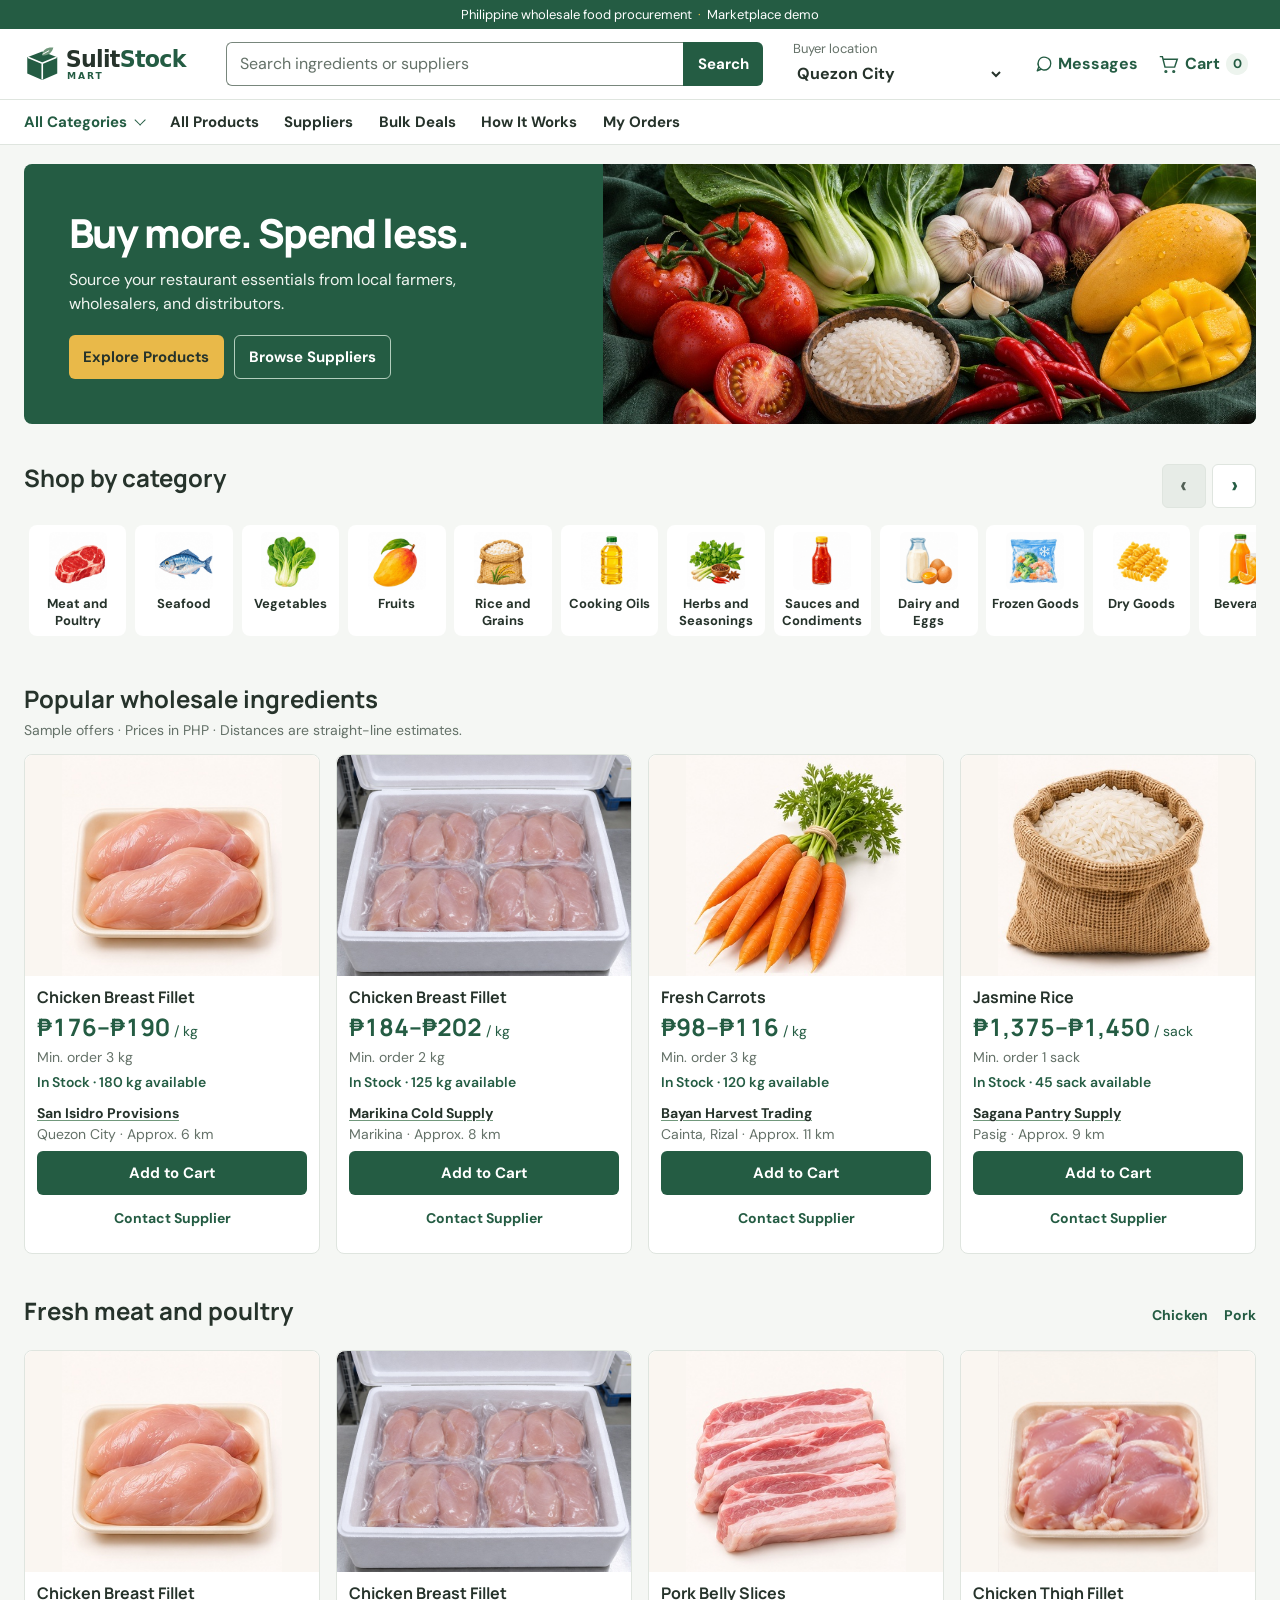
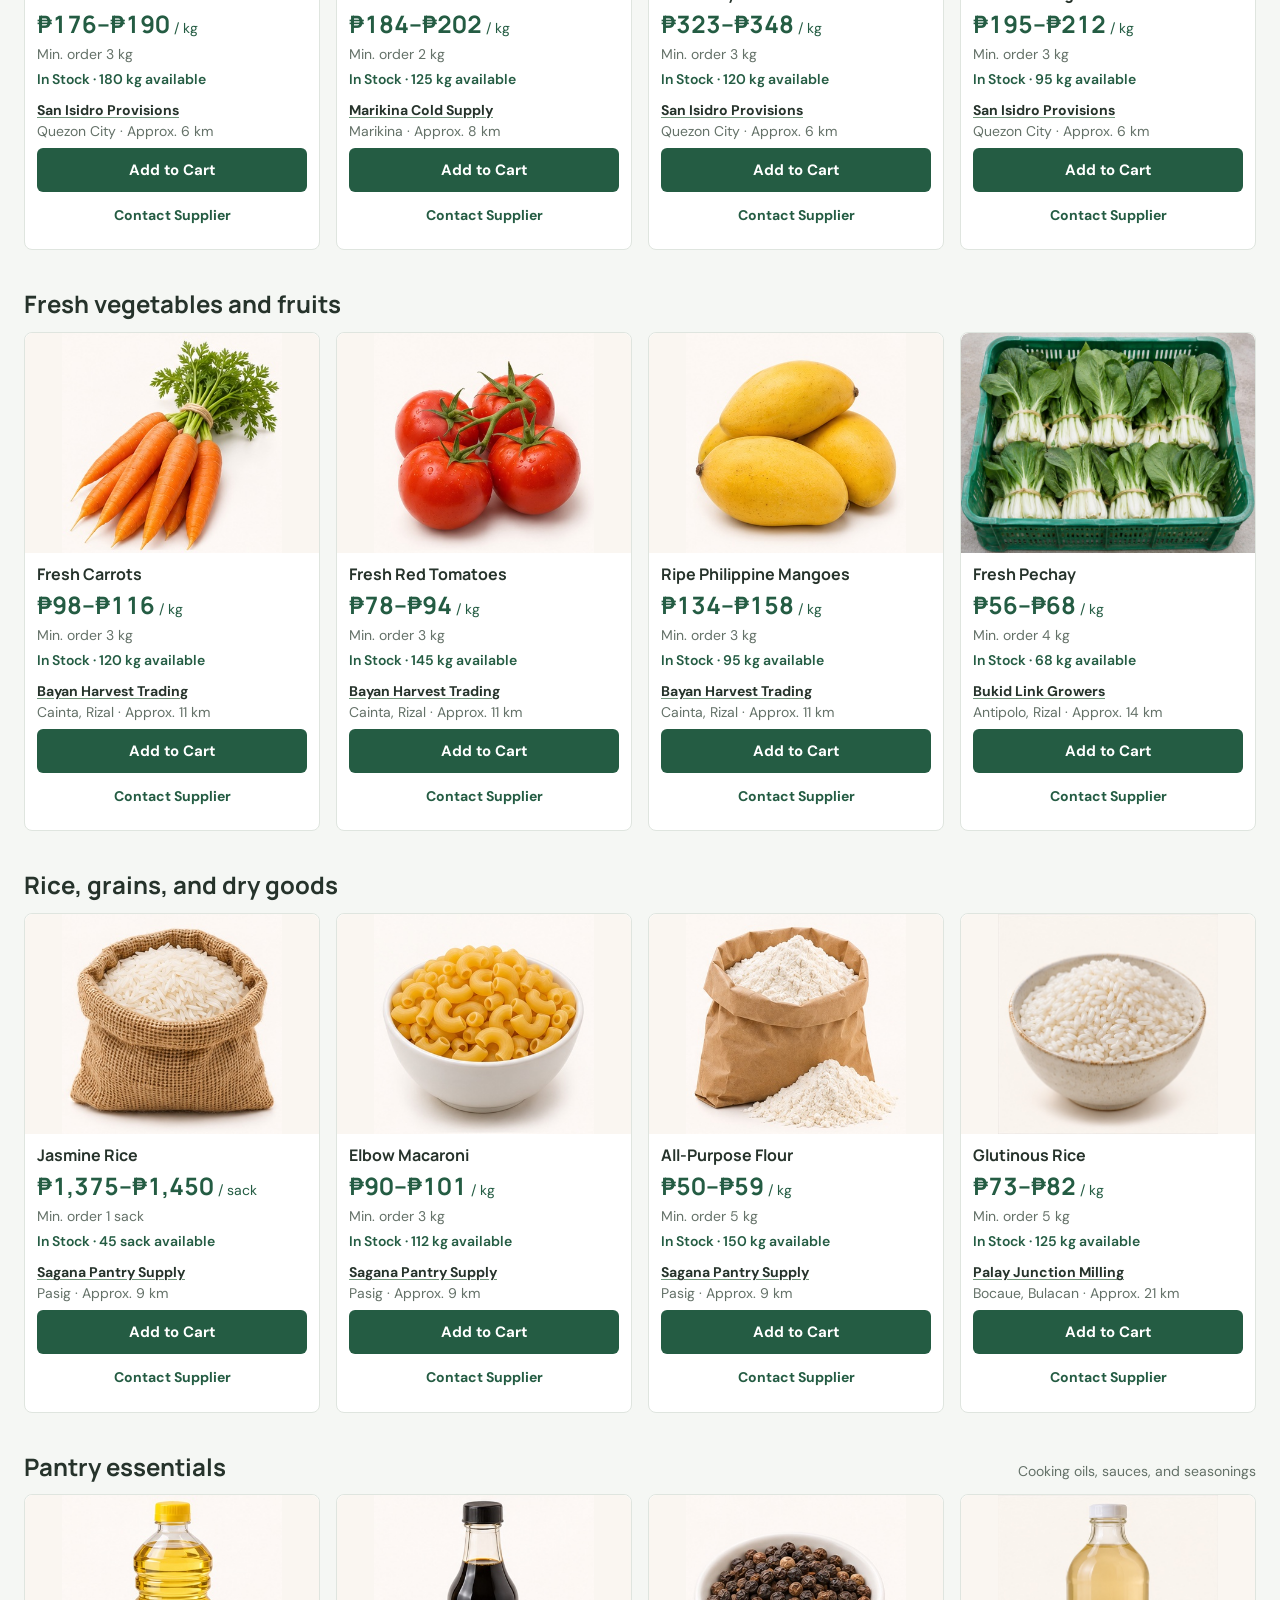
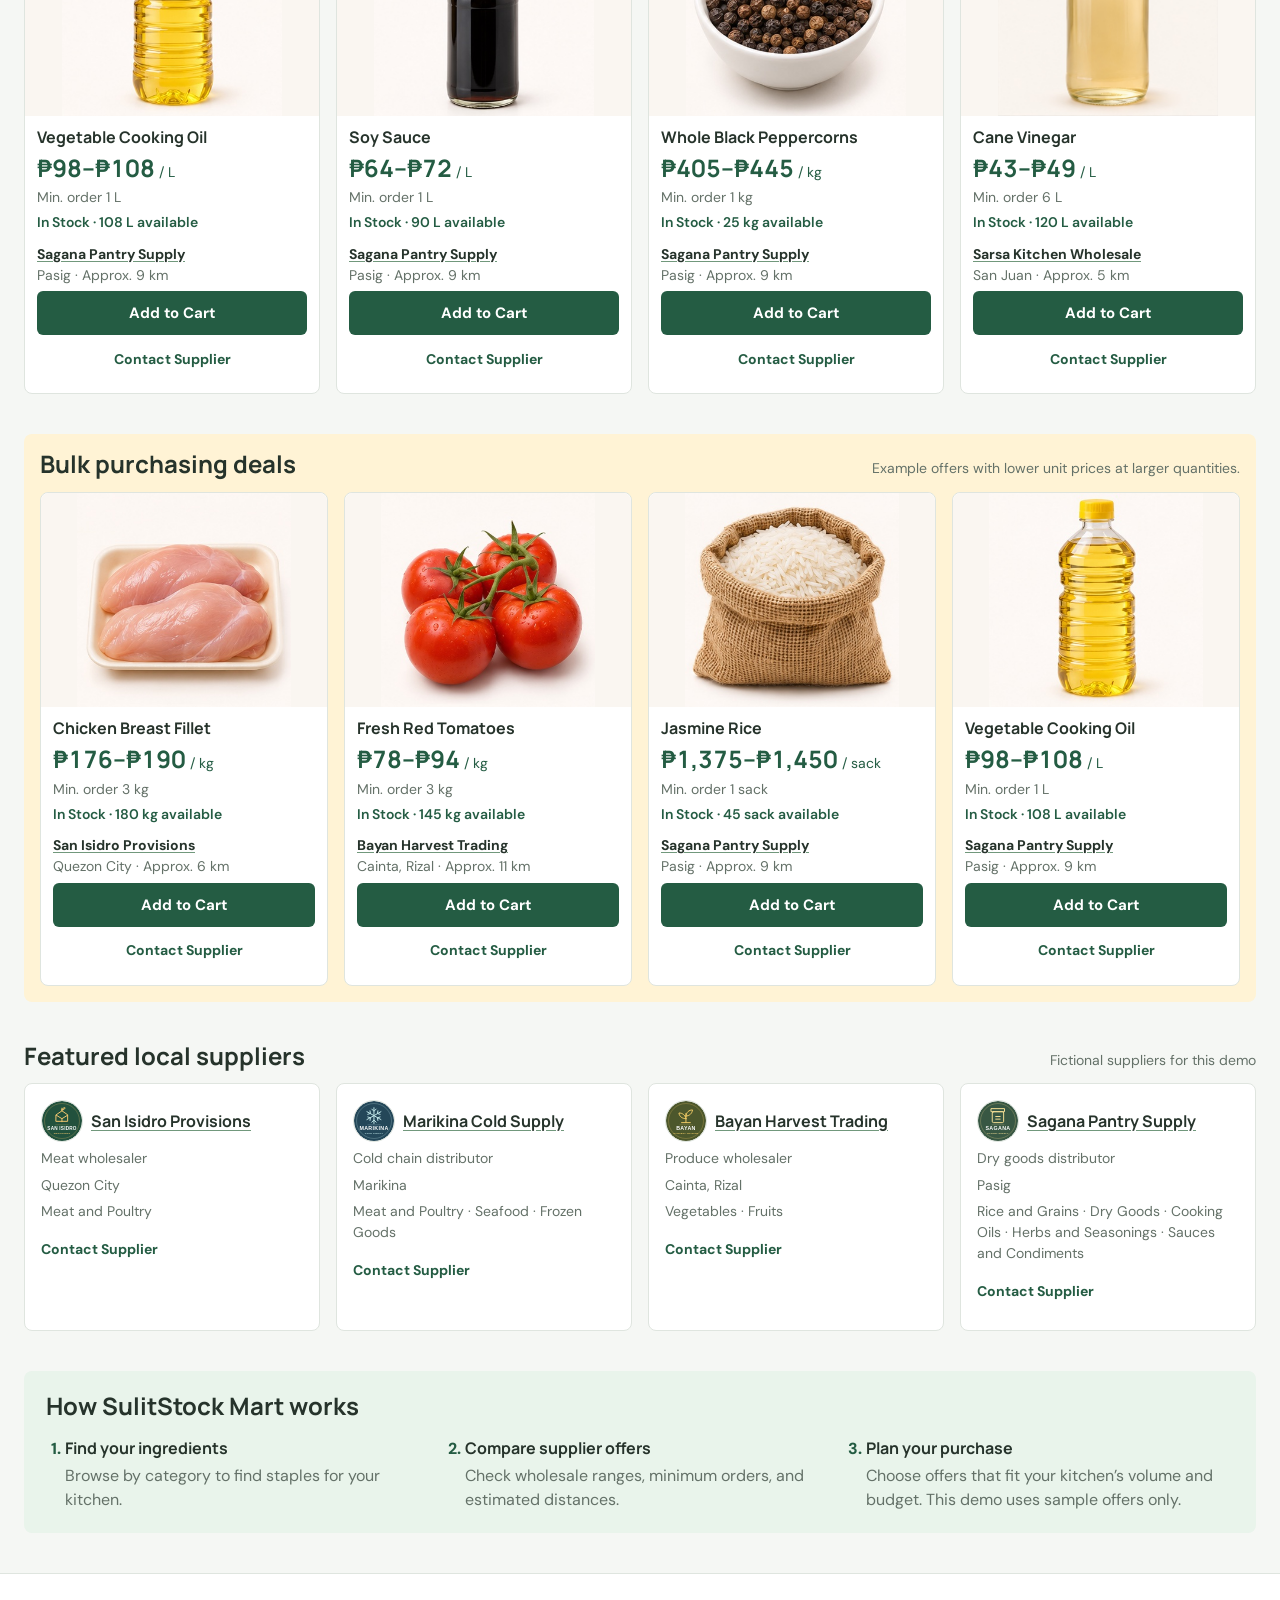
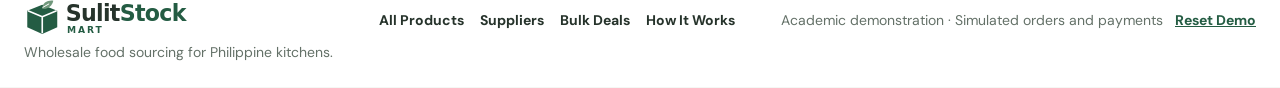
<file: index.html>
<!doctype html>
<html lang="en-PH">
<head>
  <meta charset="utf-8">
  <meta name="viewport" content="width=device-width, initial-scale=1">
  <meta name="description" content="Explore sample wholesale food offers from local suppliers on SulitStock Mart, a Philippine procurement marketplace demonstration.">
  <title>SulitStock Mart | Philippine Wholesale Food Marketplace</title>
  <link rel="stylesheet" href="https://fonts.googleapis.com/css2?family=DM+Sans:wght@400;500;600;700&amp;family=Manrope:wght@600;700;800&amp;display=swap">
  <link rel="stylesheet" href="assets/css/tokens.css">
  <link rel="stylesheet" href="assets/css/main.css">
  <link rel="stylesheet" href="assets/css/messaging.css">
  <script type="module" src="assets/js/main.js"></script>
</head>
<body>
  <a class="skip" href="#main">Skip to content</a>
  <header class="site-header">
    <p class="announcement">Philippine wholesale food procurement <span>·</span> Marketplace demo</p>
    <div class="wrap masthead">
      <button class="menu-toggle icon-button" id="menu-toggle" type="button" aria-expanded="false" aria-controls="navigation" aria-label="Menu">☰</button>
      <a class="logo" href="index.html"><img src="assets/images/brand/logo.svg" alt="SulitStock Mart" width="270" height="60"></a>
      <form class="search" role="search" action="products.html" method="get" id="marketplace-search">
        <label class="sr-only" for="search">Search products and suppliers</label>
        <input id="search" name="q" type="search" maxlength="160" placeholder="Search ingredients or suppliers">
        <button class="button primary" type="submit">Search</button>
      </form>
      <div class="location">
        <label for="buyer-location">Buyer location</label>
        <select id="buyer-location"></select>
      </div>
      <a class="cart" href="cart.html" aria-label="Cart, 0 supplier offers">
        <svg width="21" height="21" viewBox="0 0 24 24" fill="none" stroke="currentColor" stroke-width="1.7" aria-hidden="true"><path d="M2 3h3l3 12h11l3-9H6"/><circle cx="9" cy="20" r="1"/><circle cx="18" cy="20" r="1"/></svg>
        <span>Cart</span><span class="cart-count">0</span>
      </a>
    </div>
    <nav id="navigation" class="site-nav" aria-label="Main navigation">
      <div class="wrap nav-links">
        <details id="category-menu">
          <summary>All Categories</summary>
          <div class="category-menu" id="category-menu-items"></div>
        </details>
        <a href="products.html">All Products</a>
        <a href="suppliers.html">Suppliers</a>
        <a href="#bulk-deals">Bulk Deals</a>
        <a href="#how-it-works">How It Works</a>
        <a href="orders.html">My Orders</a>
      </div>
    </nav>
  </header>

  <main id="main" class="wrap" tabindex="-1">
    <section class="hero" aria-labelledby="hero-title">
      <div class="hero-copy">
        <h1 id="hero-title">Buy more. Spend less.</h1>
        <p>Source your restaurant essentials from local farmers, wholesalers, and distributors.</p>
        <div class="hero-actions">
          <a class="button hero-primary" href="products.html">Explore Products</a>
          <a class="button hero-secondary" href="suppliers.html">Browse Suppliers</a>
        </div>
      </div>
      <img src="assets/images/banners/market-harvest.jpg" alt="" width="1152" height="576" fetchpriority="high">
    </section>

    <section class="home-section" id="categories" aria-labelledby="category-title">
      <header class="section-head">
        <h2 id="category-title">Shop by category</h2>
        <div class="scroll-controls">
          <button class="icon-button" type="button" data-scroll="-1" aria-label="Scroll categories left" aria-controls="category-list">‹</button>
          <button class="icon-button" type="button" data-scroll="1" aria-label="Scroll categories right" aria-controls="category-list">›</button>
        </div>
      </header>
      <ul class="category-list" id="category-list"></ul>
    </section>

    <section class="home-section" id="products" aria-labelledby="products-title">
      <header class="section-head"><h2 id="products-title">Popular wholesale ingredients</h2></header>
      <p class="section-note">Sample offers · Prices in PHP · Distances are straight-line estimates.</p>
      <div class="offer-grid" data-shelf="popular"></div>
    </section>
    <section class="home-section" id="meat" aria-labelledby="meat-title">
      <header class="section-head">
        <h2 id="meat-title">Fresh meat and poultry</h2>
        <nav class="shelf-links" aria-label="Meat and poultry subcategories"><a href="products.html?category=meat&amp;subcategory=chicken">Chicken</a><a href="products.html?category=meat&amp;subcategory=pork">Pork</a></nav>
      </header>
      <div class="offer-grid" data-shelf="meat"></div>
    </section>
    <section class="home-section" id="produce" aria-labelledby="produce-title">
      <header class="section-head"><h2 id="produce-title">Fresh vegetables and fruits</h2></header>
      <div class="offer-grid" data-shelf="produce"></div>
    </section>
    <section class="home-section" id="grains" aria-labelledby="grains-title">
      <header class="section-head"><h2 id="grains-title">Rice, grains, and dry goods</h2></header>
      <div class="offer-grid" data-shelf="grains"></div>
    </section>
    <section class="home-section" id="pantry" aria-labelledby="pantry-title">
      <header class="section-head"><h2 id="pantry-title">Pantry essentials</h2><p>Cooking oils, sauces, and seasonings</p></header>
      <div class="offer-grid" data-shelf="pantry"></div>
    </section>
    <section class="home-section deals" id="bulk-deals" aria-labelledby="deals-title">
      <header class="section-head"><h2 id="deals-title">Bulk purchasing deals</h2><p>Example offers with lower unit prices at larger quantities.</p></header>
      <div class="offer-grid" data-shelf="deals"></div>
    </section>
    <section class="home-section" id="suppliers" aria-labelledby="suppliers-title">
      <header class="section-head"><h2 id="suppliers-title">Featured local suppliers</h2><p>Fictional suppliers for this demo</p></header>
      <div class="supplier-grid" id="supplier-list"></div>
    </section>
    <section class="home-section how" id="how-it-works" aria-labelledby="how-title">
      <h2 id="how-title">How SulitStock Mart works</h2>
      <ol class="steps">
        <li><h3>Find your ingredients</h3><p>Browse by category to find staples for your kitchen.</p></li>
        <li><h3>Compare supplier offers</h3><p>Check wholesale ranges, minimum orders, and estimated distances.</p></li>
        <li><h3>Plan your purchase</h3><p>Choose offers that fit your kitchen’s volume and budget. This demo uses sample offers only.</p></li>
      </ol>
    </section>
    <noscript><p class="no-script">Enable JavaScript to see sample categories, offers, and suppliers.</p></noscript>
  </main>

  <footer class="site-footer">
    <div class="wrap footer-inner">
      <div><img src="assets/images/brand/logo.svg" alt="SulitStock Mart" width="270" height="60"><p>Wholesale food sourcing for Philippine kitchens.</p></div>
      <nav aria-label="Footer navigation"><a href="products.html">All Products</a><a href="suppliers.html">Suppliers</a><a href="#bulk-deals">Bulk Deals</a><a href="#how-it-works">How It Works</a></nav>
      <p class="footer-note">Academic demonstration · Simulated orders and payments</p>
    </div>
  </footer>

  <template id="offer-template">
    <article class="offer">
      <a class="offer-photo"><img width="360" height="270" alt=""><span class="image-fallback" hidden>Photo unavailable</span></a>
      <div class="offer-body">
        <h3><a class="text-button offer-name"></a></h3>
        <p class="offer-price"><strong></strong> <span class="offer-unit"></span></p>
        <p class="offer-minimum"></p>
        <div class="offer-supplier"><strong></strong><p><span class="offer-city"></span> <span aria-hidden="true">·</span> <span class="offer-distance"></span></p></div>
        <div class="offer-actions">
          <a class="button primary" data-review-offer>Add to Cart</a>
          <button class="text-button contact" type="button" data-demo="contact">Contact Supplier</button>
        </div>
      </div>
    </article>
  </template>
</body>
</html>
</file>
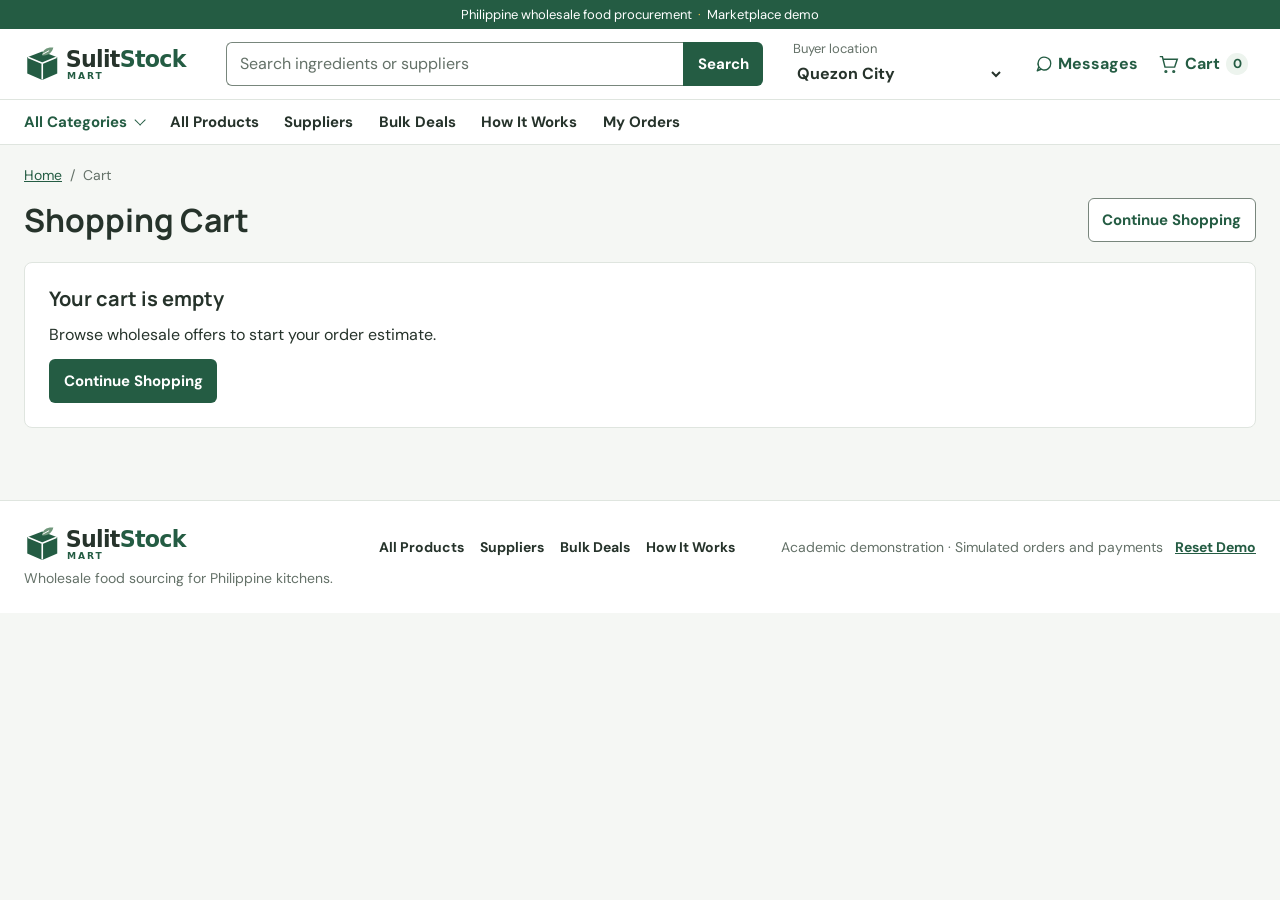
<file: cart.html>
<!doctype html>
<html lang="en-PH">
<head>
  <meta charset="utf-8">
  <meta name="viewport" content="width=device-width, initial-scale=1">
  <meta name="description" content="Review supplier offers and wholesale purchasing estimates in your SulitStock Mart cart.">
  <title>Shopping Cart | SulitStock Mart</title>
  <link rel="stylesheet" href="https://fonts.googleapis.com/css2?family=DM+Sans:wght@400;500;600;700&amp;family=Manrope:wght@600;700;800&amp;display=swap">
  <link rel="stylesheet" href="assets/css/tokens.css">
  <link rel="stylesheet" href="assets/css/main.css">
  <link rel="stylesheet" href="assets/css/messaging.css">
  <link rel="stylesheet" href="assets/css/cart.css">
  <script type="module" src="assets/js/cart-page.js"></script>
</head>
<body>
  <a class="skip" href="#main">Skip to content</a>
  <header class="site-header">
    <p class="announcement">Philippine wholesale food procurement <span>·</span> Marketplace demo</p>
    <div class="wrap masthead">
      <button class="menu-toggle icon-button" id="menu-toggle" type="button" aria-expanded="false" aria-controls="navigation" aria-label="Menu">☰</button>
      <a class="logo" href="index.html"><img src="assets/images/brand/logo.svg" alt="SulitStock Mart" width="270" height="60"></a>
      <form class="search" role="search" action="products.html" method="get" id="marketplace-search">
        <label class="sr-only" for="search">Search products and suppliers</label>
        <input id="search" name="q" type="search" maxlength="160" placeholder="Search ingredients or suppliers">
        <button class="button primary" type="submit">Search</button>
      </form>
      <div class="location">
        <label for="buyer-location">Buyer location</label>
        <select id="buyer-location"></select>
      </div>
      <a class="cart" href="cart.html" aria-current="page" aria-label="Cart, 0 supplier offers">
        <svg width="21" height="21" viewBox="0 0 24 24" fill="none" stroke="currentColor" stroke-width="1.7" aria-hidden="true"><path d="M2 3h3l3 12h11l3-9H6"/><circle cx="9" cy="20" r="1"/><circle cx="18" cy="20" r="1"/></svg>
        <span>Cart</span><span class="cart-count">0</span>
      </a>
    </div>
    <nav id="navigation" class="site-nav" aria-label="Main navigation">
      <div class="wrap nav-links">
        <details id="category-menu">
          <summary>All Categories</summary>
          <div class="category-menu" id="category-menu-items"></div>
        </details>
        <a href="products.html">All Products</a>
        <a href="suppliers.html">Suppliers</a>
        <a href="index.html#bulk-deals">Bulk Deals</a>
        <a href="index.html#how-it-works">How It Works</a>
        <a href="orders.html">My Orders</a>
      </div>
    </nav>
  </header>

  <main id="main" class="wrap cart-page" tabindex="-1">
    <nav class="cart-breadcrumbs" aria-label="Breadcrumb">
      <ol><li><a href="index.html">Home</a></li><li aria-current="page">Cart</li></ol>
    </nav>
    <header class="cart-heading">
      <h1 id="cart-title" tabindex="-1">Shopping Cart</h1>
      <a class="button cart-outline" href="products.html">Continue Shopping</a>
    </header>
    <p class="cart-warning" id="cart-storage-note" role="status" hidden></p>
    <p class="sr-only" id="cart-announcement" role="status"></p>

    <section class="cart-panel empty-cart" id="empty-cart" aria-labelledby="empty-title" hidden>
      <h2 id="empty-title">Your cart is empty</h2>
      <p>Browse wholesale offers to start your order estimate.</p>
      <a class="button primary" href="products.html">Continue Shopping</a>
    </section>

    <div class="cart-layout" id="cart-layout" hidden>
      <section class="cart-items" aria-label="Cart items by supplier">
        <div class="cart-panel cart-selection">
          <label class="cart-check"><input type="checkbox" id="select-all"> Select All</label>
          <p id="cart-line-count"></p>
        </div>
        <div id="cart-groups" class="cart-groups"></div>
      </section>

      <aside class="cart-panel cart-summary" aria-labelledby="summary-title">
        <h2 id="summary-title">Order Summary</h2>
        <p class="cart-muted" id="summary-selection"></p>
        <dl class="cart-totals" aria-live="polite" aria-atomic="true">
          <div><dt>Merchandise subtotal</dt><dd id="summary-subtotal">₱0</dd></div>
          <div><dt>Bulk savings</dt><dd id="summary-savings">₱0</dd></div>
          <div><dt>Estimated delivery</dt><dd id="cart-delivery">—</dd></div>
          <div><dt>Estimated payable</dt><dd id="cart-payable">—</dd></div>
        </dl>
        <p class="cart-muted">Savings are already reflected in merchandise. Delivery fees are estimates, based on straight-line distances.</p>
        <p class="cart-warning" id="checkout-warning" role="status" hidden></p>
        <button class="button primary" id="checkout" type="button" disabled>Proceed to Checkout</button>
        <p class="cart-muted">Review buyer details, supplier fulfillment, and estimated fees in demo checkout.</p>
      </aside>
    </div>
    <noscript><p class="no-script">Enable JavaScript to view and edit your shopping cart.</p></noscript>
  </main>

  <footer class="site-footer">
    <div class="wrap footer-inner">
      <div><img src="assets/images/brand/logo.svg" alt="SulitStock Mart" width="270" height="60"><p>Wholesale food sourcing for Philippine kitchens.</p></div>
      <nav aria-label="Footer navigation"><a href="products.html">All Products</a><a href="suppliers.html">Suppliers</a><a href="index.html#bulk-deals">Bulk Deals</a><a href="index.html#how-it-works">How It Works</a></nav>
      <p class="footer-note">Academic demonstration · Simulated orders and payments</p>
    </div>
  </footer>

  <template id="cart-group-template">
    <section class="cart-panel cart-group">
      <div class="cart-supplier-heading">
        <div class="cart-check"><input type="checkbox" class="select-supplier"><span class="cart-supplier-name"></span></div>
        <p>Selected subtotal <strong class="supplier-subtotal">₱0</strong></p>
      </div>
      <p class="cart-muted cart-supplier-distance"></p>
      <div class="cart-group-items"></div>
      <div class="cart-shipment">
        <label>Fulfillment <select class="cart-fulfillment"></select></label>
        <p class="cart-muted cart-delivery-feedback"></p>
        <p>Estimated delivery <strong class="cart-supplier-fee">—</strong></p>
        <p>Supplier total <strong class="cart-supplier-total">—</strong></p>
      </div>
    </section>
  </template>

  <template id="cart-item-template">
    <article class="cart-item">
      <label class="cart-check cart-item-check"><input type="checkbox" class="select-item"><span class="sr-only"></span></label>
      <a class="cart-photo"><img width="96" height="72" alt=""><span class="image-fallback" hidden>Photo unavailable</span></a>
      <div class="cart-item-description">
        <h3><a class="cart-product-link"></a></h3>
        <p class="cart-item-supplier cart-muted"></p>
        <p class="cart-item-stock offer-stock"></p>
        <p class="cart-item-moq cart-muted"></p>
      </div>
      <div class="cart-quantity">
        <label class="cart-quantity-label">Quantity</label>
        <input type="number" class="cart-quantity-input" inputmode="decimal">
        <p class="cart-item-error" hidden></p>
        <p class="cart-item-tier cart-muted" hidden></p>
      </div>
      <dl class="cart-item-costs">
        <div><dt>Unit price</dt><dd class="cart-unit-price">—</dd></div>
        <div><dt>Subtotal</dt><dd class="cart-item-subtotal">—</dd></div>
        <div><dt>Bulk savings</dt><dd class="cart-item-savings">—</dd></div>
      </dl>
      <button class="text-button cart-remove" type="button">Remove</button>
    </article>
  </template>
</body>
</html>
</file>
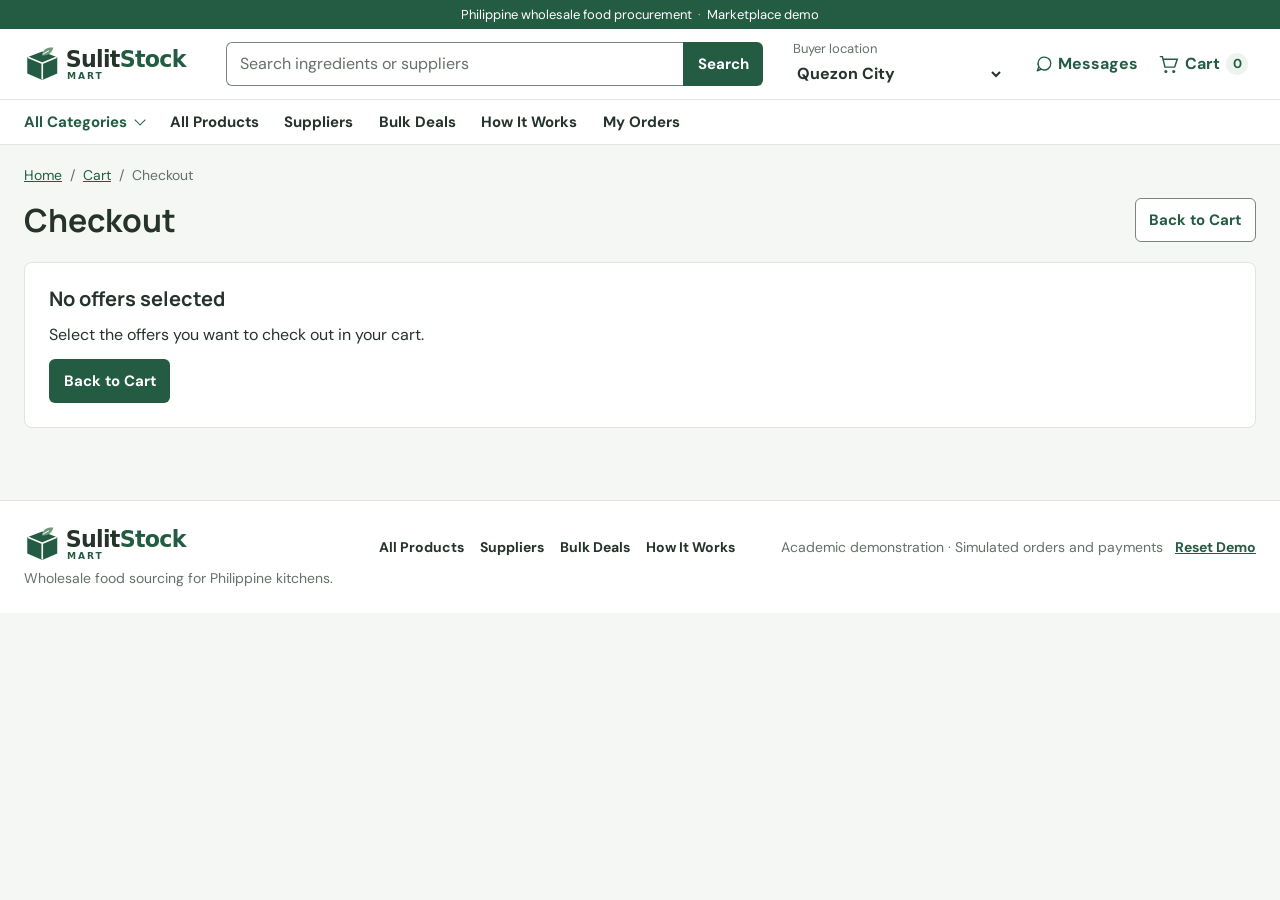
<file: checkout.html>
<!doctype html>
<html lang="en-PH">
<head>
  <meta charset="utf-8">
  <meta name="viewport" content="width=device-width, initial-scale=1">
  <meta name="description" content="Review selected supplier offers and simulated delivery estimates on SulitStock Mart.">
  <title>Checkout | SulitStock Mart</title>
  <link rel="stylesheet" href="https://fonts.googleapis.com/css2?family=DM+Sans:wght@400;500;600;700&amp;family=Manrope:wght@600;700;800&amp;display=swap">
  <link rel="stylesheet" href="assets/css/tokens.css">
  <link rel="stylesheet" href="assets/css/main.css">
  <link rel="stylesheet" href="assets/css/messaging.css">
  <link rel="stylesheet" href="assets/css/cart.css">
  <link rel="stylesheet" href="assets/css/checkout.css">
  <script type="module" src="assets/js/checkout-page.js"></script>
</head>
<body>
  <a class="skip" href="#main">Skip to content</a>
  <header class="site-header">
    <p class="announcement">Philippine wholesale food procurement <span>·</span> Marketplace demo</p>
    <div class="wrap masthead">
      <button class="menu-toggle icon-button" id="menu-toggle" type="button" aria-expanded="false" aria-controls="navigation" aria-label="Menu">☰</button>
      <a class="logo" href="index.html"><img src="assets/images/brand/logo.svg" alt="SulitStock Mart" width="270" height="60"></a>
      <form class="search" role="search" action="products.html" method="get" id="marketplace-search">
        <label class="sr-only" for="search">Search products and suppliers</label>
        <input id="search" name="q" type="search" maxlength="160" placeholder="Search ingredients or suppliers">
        <button class="button primary" type="submit">Search</button>
      </form>
      <div class="location">
        <label for="buyer-location">Buyer location</label>
        <select id="buyer-location"></select>
      </div>
      <a class="cart" href="cart.html" aria-label="Cart, 0 supplier offers">
        <svg width="21" height="21" viewBox="0 0 24 24" fill="none" stroke="currentColor" stroke-width="1.7" aria-hidden="true"><path d="M2 3h3l3 12h11l3-9H6"/><circle cx="9" cy="20" r="1"/><circle cx="18" cy="20" r="1"/></svg>
        <span>Cart</span><span class="cart-count">0</span>
      </a>
    </div>
    <nav id="navigation" class="site-nav" aria-label="Main navigation">
      <div class="wrap nav-links">
        <details id="category-menu">
          <summary>All Categories</summary>
          <div class="category-menu" id="category-menu-items"></div>
        </details>
        <a href="products.html">All Products</a>
        <a href="suppliers.html">Suppliers</a>
        <a href="index.html#bulk-deals">Bulk Deals</a>
        <a href="index.html#how-it-works">How It Works</a>
        <a href="orders.html">My Orders</a>
      </div>
    </nav>
  </header>

  <main id="main" class="wrap cart-page checkout-page" tabindex="-1">
    <nav class="cart-breadcrumbs" aria-label="Breadcrumb">
      <ol><li><a href="index.html">Home</a></li><li><a href="cart.html">Cart</a></li><li aria-current="page">Checkout</li></ol>
    </nav>
    <header class="cart-heading">
      <h1>Checkout</h1>
      <a class="button cart-outline" href="cart.html">Back to Cart</a>
    </header>
    <p class="cart-warning" id="checkout-status" role="status" tabindex="-1" hidden></p>
    <section class="cart-panel empty-cart" id="checkout-empty" hidden>
      <h2>No offers selected</h2>
      <p>Select the offers you want to check out in your cart.</p>
      <a class="button primary" href="cart.html">Back to Cart</a>
    </section>

    <form class="cart-layout checkout-layout" id="checkout-form" novalidate hidden>
      <div class="checkout-main">
        <section aria-labelledby="fulfillment-title">
          <h2 id="fulfillment-title">Review Your Order</h2>
          <div class="cart-groups" id="checkout-groups"></div>
        </section>

        <section class="cart-panel" aria-labelledby="buyer-title">
          <h2 id="buyer-title">Delivery and Buyer Information</h2>
          <p class="cart-muted">Use sample buyer details. Street address and barangay are required for delivery.</p>
          <div class="buyer-fields">
            <label>Business or restaurant name <input name="business" autocomplete="organization" maxlength="120" required></label>
            <label>Contact person <input name="contact" autocomplete="name" maxlength="100" required></label>
            <label>Contact number <input name="phone" type="tel" autocomplete="tel" maxlength="26" required></label>
            <label>Email address <input name="email" type="email" autocomplete="email" maxlength="180" required></label>
            <label>Street address <input name="address" autocomplete="street-address" maxlength="240"></label>
            <label>Barangay <input name="barangay" maxlength="120"></label>
            <label class="buyer-full">City or municipality <select name="city" id="checkout-city" aria-describedby="coverage-help"></select></label>
            <p class="buyer-full cart-muted" id="coverage-help">This destination also updates the buyer location in the marketplace.</p>
            <details class="buyer-full checkout-instructions"><summary>Additional delivery instructions <span class="cart-muted">(optional)</span></summary><label><span class="sr-only">Delivery instructions</span><textarea name="instructions" rows="2" maxlength="500"></textarea></label></details>
            <label class="buyer-full checkout-invoice"><input type="checkbox" name="invoice"> Request sales invoice</label>
          </div>
        </section>

        <fieldset class="cart-panel payment-panel">
          <legend>Payment Method</legend>
          <p class="cart-muted">Choose a payment method for the preview.</p>
          <div class="payment-methods">
            <label class="payment-card"><input type="radio" name="payment" value="cod" required><span aria-hidden="true">💵</span><strong>Cash on Delivery</strong></label>
            <label class="payment-card"><input type="radio" name="payment" value="gcash"><span aria-hidden="true">📱</span><strong>GCash</strong></label>
            <label class="payment-card"><input type="radio" name="payment" value="bank-transfer"><span aria-hidden="true">🏦</span><strong>Bank Transfer</strong></label>
          </div>
        </fieldset>
      </div>

      <aside class="cart-panel cart-summary checkout-summary" aria-labelledby="summary-title">
        <h2 id="summary-title">Order Summary</h2>
        <dl class="cart-totals" aria-live="polite" aria-atomic="true">
          <div><dt>Merchandise subtotal</dt><dd id="checkout-merchandise">—</dd></div>
          <div><dt>Total wholesale savings</dt><dd id="checkout-savings">—</dd></div>
          <div class="checkout-delivery-breakdown"><dt>Supplier delivery fees</dt><dd><ul id="supplier-fees"></ul></dd></div>
          <div><dt>Total estimated delivery</dt><dd id="checkout-delivery">—</dd></div>
          <div class="checkout-payable"><dt>Final payable amount</dt><dd id="checkout-payable">—</dd></div>
        </dl>
        <p class="cart-muted">Merchandise already reflects wholesale savings. Delivery fees are estimates based on straight-line distance, available weight data, and the selected method.</p>
        <button class="button primary" id="place-order" type="submit">Place Order</button>
        <p class="cart-muted">Use sample details. Orders, inventory, payments, and delivery are simulated.</p>
      </aside>
    </form>
    <noscript><p class="no-script">Enable JavaScript to review checkout.</p></noscript>
  </main>

  <footer class="site-footer">
    <div class="wrap footer-inner">
      <div><img src="assets/images/brand/logo.svg" alt="SulitStock Mart" width="270" height="60"><p>Wholesale food sourcing for Philippine kitchens.</p></div>
      <nav aria-label="Footer navigation"><a href="products.html">All Products</a><a href="suppliers.html">Suppliers</a><a href="index.html#bulk-deals">Bulk Deals</a><a href="index.html#how-it-works">How It Works</a></nav>
    </div>
  </footer>

  <template id="checkout-group-template">
    <section class="cart-panel checkout-group">
      <header class="checkout-supplier-heading">
        <h3 class="checkout-supplier-name"></h3>
        <p class="cart-muted checkout-supplier-location"></p>
      </header>
      <div class="checkout-lines"></div>
      <p class="supplier-checkout-subtotal"><span>Supplier merchandise subtotal</span> <strong></strong></p>
      <div class="fulfillment-details">
        <label class="fulfillment-label">Fulfillment method</label>
        <select class="fulfillment-select" required></select>
        <p class="cart-muted supplier-schedule"></p>
        <p class="cart-muted supplier-coverage"></p>
        <p class="fulfillment-feedback" aria-live="polite"></p>
      </div>
    </section>
  </template>
  <template id="checkout-line-template">
    <div class="checkout-line">
      <div class="checkout-product-cell">
        <div class="checkout-thumbnail"><img width="64" height="48" alt=""><span class="image-fallback" hidden>No photo</span></div>
        <a class="checkout-product"></a>
      </div>
      <p class="cart-muted checkout-line-price"></p>
      <strong class="checkout-line-subtotal"></strong>
    </div>
  </template>
</body>
</html>
</file>
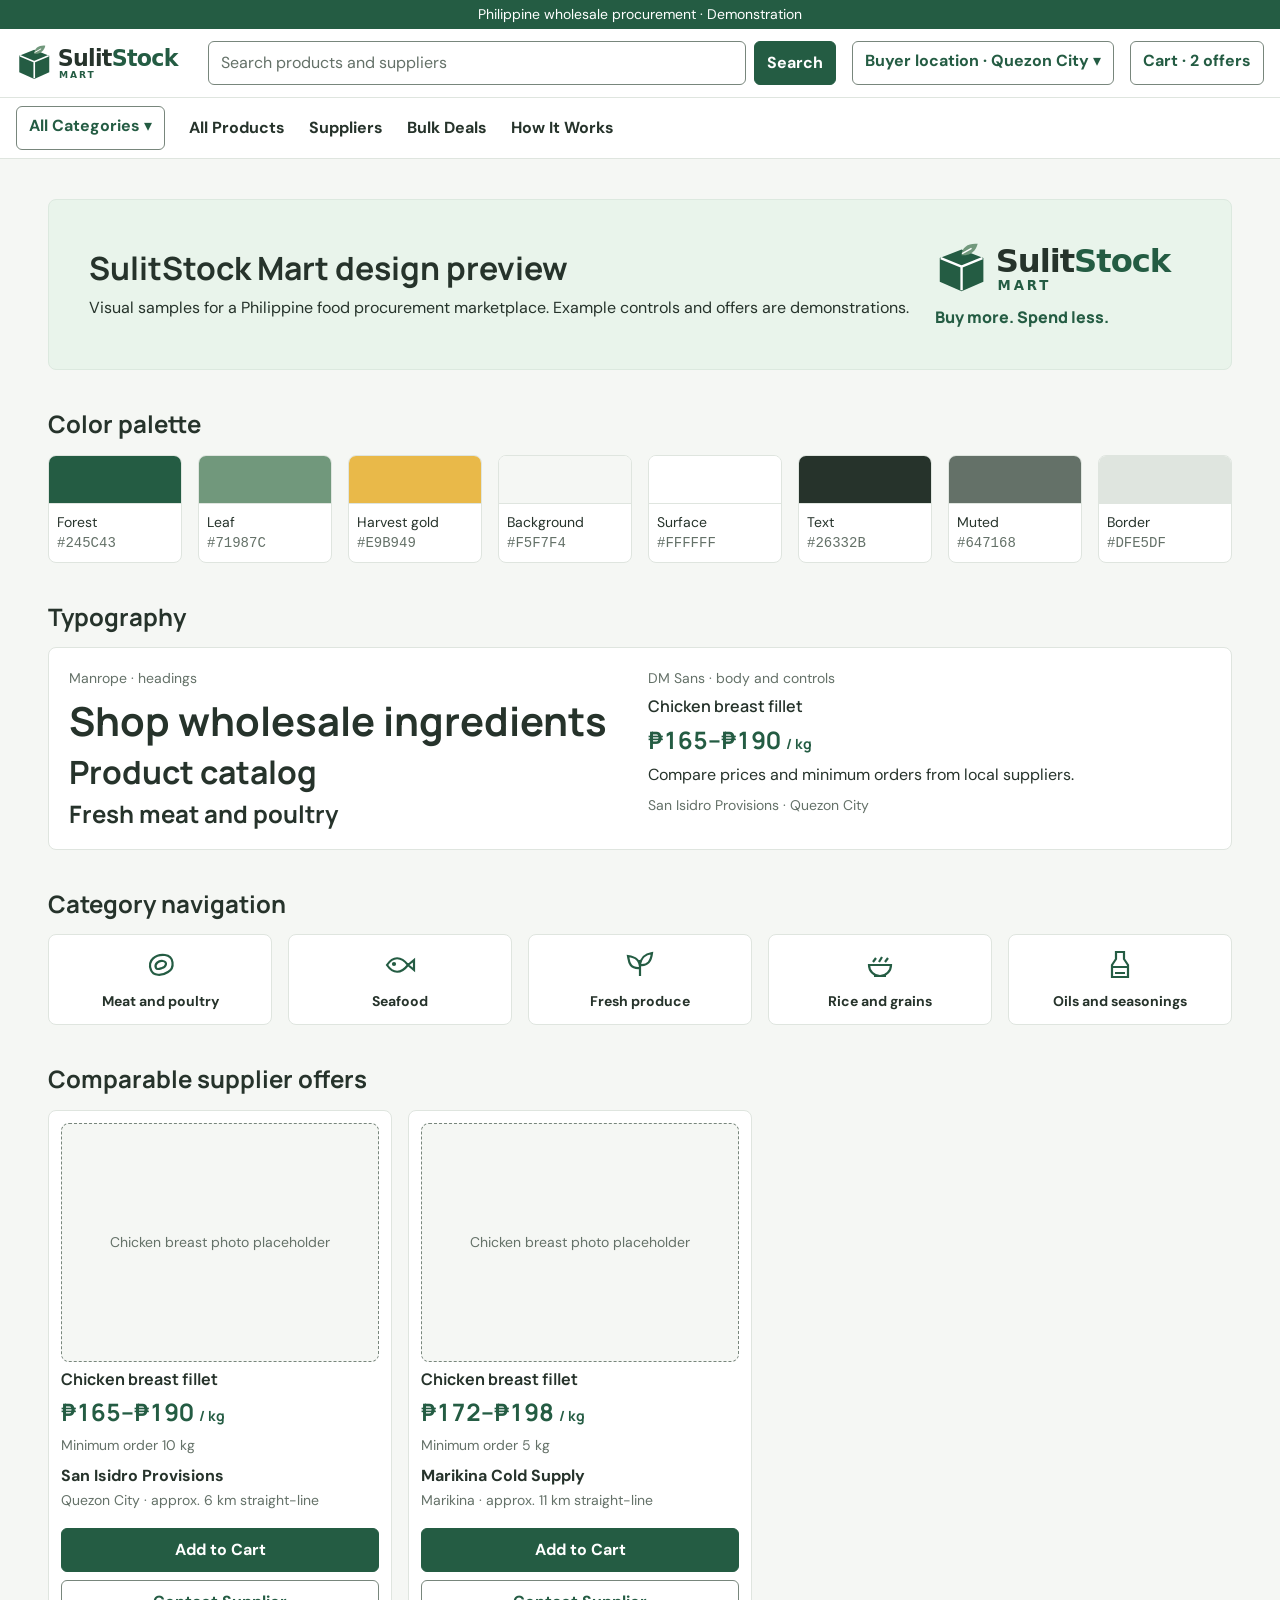
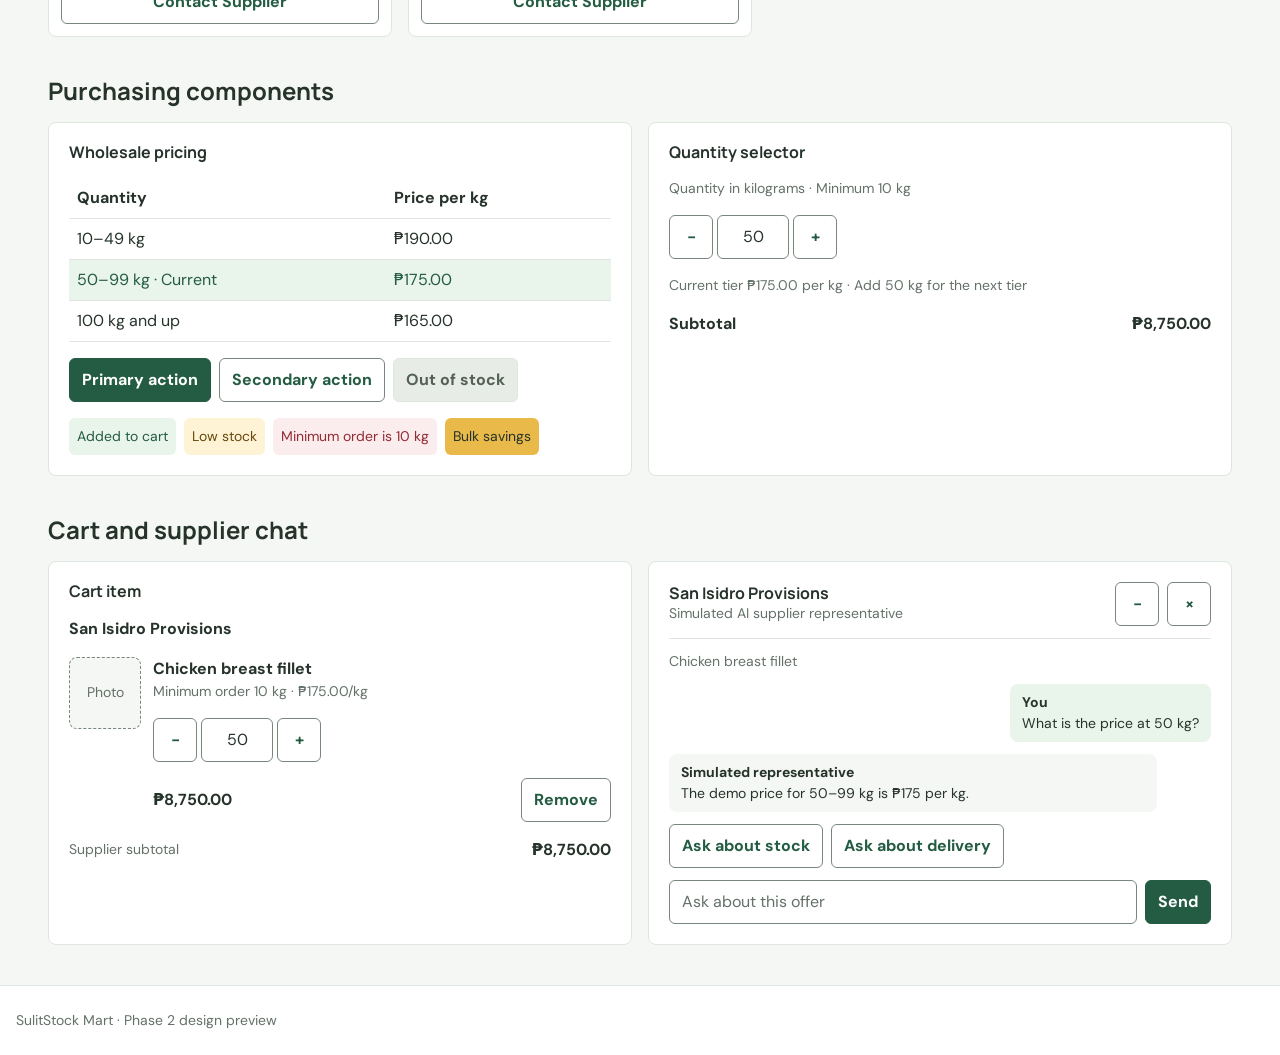
<file: design-preview.html>
<!doctype html>
<html lang="en-PH">
<head>
  <meta charset="utf-8">
  <meta name="viewport" content="width=device-width, initial-scale=1">
  <title>SulitStock Mart · Design preview</title>
  <link rel="stylesheet" href="https://fonts.googleapis.com/css2?family=DM+Sans:wght@400;600;700&amp;family=Manrope:wght@600;700;800&amp;display=swap">
  <link rel="stylesheet" href="assets/css/tokens.css">
  <style>
    * { box-sizing: border-box; }
    body { margin: 0; background: var(--background); color: var(--text); font: var(--size-body)/var(--leading-body) var(--font-body); }
    h1, h2, h3, p, figure { margin: 0; }
    h1, h2, h3 { font-family: var(--font-heading); line-height: var(--leading-heading); }
    h1 { font-size: var(--size-page); }
    h2 { font-size: var(--size-section); }
    h3 { font-size: var(--size-product); }
    img { display: block; max-width: 100%; height: auto; }
    :focus-visible { outline: 2px solid var(--focus); outline-offset: 3px; }
    .wrap { width: min(calc(100% - 2rem), var(--content-max)); margin-inline: auto; }
    .guide { max-width: 74rem; padding-block: var(--section-space); }
    .guide > section + section { margin-top: var(--section-space); }
    .section-title { margin-bottom: var(--space-4); }
    .small { font-size: var(--size-body-small); color: var(--muted); }
    .button, input { min-height: var(--target); border-radius: var(--radius-button); font: inherit; }
    .button { border: 1px solid var(--control-border); padding: .45rem .75rem; background: var(--surface); color: var(--forest); font-weight: 700; text-align: center; }
    .button:hover { background: var(--secondary-hover); }
    .button:active { background: var(--secondary-active); }
    .primary { background: var(--forest); border-color: var(--forest); color: var(--surface); }
    .primary:hover { background: var(--primary-hover); }
    .primary:active { background: var(--primary-active); }
    .button:disabled:not([data-preview-control]) { background: var(--disabled); color: var(--disabled-text); border-color: var(--border); }
    input { width: 100%; min-width: 0; padding-inline: var(--space-3); background: var(--surface); color: var(--text); border: 1px solid var(--control-border); }
    input::placeholder { color: var(--muted); }
    .header { background: var(--surface); border-bottom: 1px solid var(--border); }
    .announce { background: var(--forest); color: var(--surface); text-align: center; padding: var(--space-1) var(--space-3); font-size: var(--size-body-small); }
    .header-main { display: grid; grid-template-columns: 11rem minmax(0, 1fr) auto auto; grid-template-areas: 'logo search location cart'; align-items: center; gap: var(--space-4); padding-block: var(--space-3); }
    .header-main img { grid-area: logo; }
    .header-main .search { grid-area: search; }
    .location { grid-area: location; }
    .cart-indicator { grid-area: cart; }
    .mobile-menu { grid-area: menu; }
    .search { display: flex; gap: var(--space-2); }
    .nav { border-top: 1px solid var(--border); }
    .nav .wrap { display: flex; flex-wrap: wrap; align-items: center; gap: var(--space-2) var(--space-6); padding-block: var(--space-2); font-weight: 700; }
    .mobile-menu { display: none; }
    .panel { min-width: 0; padding: var(--space-5); background: var(--surface); border: 1px solid var(--border); border-radius: var(--radius-card); }
    .brand { display: grid; grid-template-columns: 1fr auto; align-items: center; gap: var(--space-4); background: var(--success-bg); border-color: var(--secondary-active); padding: clamp(1rem, 4vw, 2.5rem); }
    .brand h1 { margin-bottom: var(--space-2); }
    .brand img { width: 16rem; }
    .tagline { color: var(--forest); font-family: var(--font-heading); font-weight: 800; margin-top: var(--space-2); }
    .swatches, .categories, .samples, .type-grid { display: grid; gap: var(--grid-gap); }
    .swatches { grid-template-columns: repeat(auto-fit, minmax(8rem, 1fr)); }
    .swatch { background: var(--surface); border: 1px solid var(--border); border-radius: var(--radius-card); overflow: hidden; }
    .swatch-sample { height: 3rem; background: var(--swatch); border-bottom: 1px solid var(--border); }
    .swatch figcaption { padding: var(--space-2); font-size: var(--size-body-small); }
    .swatch code { display: block; color: var(--muted); }
    .type-grid { grid-template-columns: repeat(auto-fit, minmax(min(100%, 18rem), 1fr)); }
    .type-grid p + p { margin-top: var(--space-2); }
    .hero-type { font: 700 var(--size-hero)/1.2 var(--font-heading); }
    .page-type { font: 700 var(--size-page)/1.2 var(--font-heading); }
    .section-type { font: 700 var(--size-section)/1.2 var(--font-heading); }
    .product-type { font: 600 var(--size-product)/1.2 var(--font-heading); }
    .categories { grid-template-columns: repeat(auto-fit, minmax(8.25rem, 1fr)); }
    .category { text-align: center; font-size: var(--size-body-small); font-weight: 700; padding: var(--space-3); }
    .category svg { display: block; width: 2.25rem; height: 2.25rem; margin: 0 auto var(--space-2); color: var(--forest); }
    .samples { grid-template-columns: repeat(2, minmax(0, 1fr)); }
    .offer-card { display: flex; flex-direction: column; gap: var(--space-2); padding: var(--space-3); overflow-wrap: anywhere; }
    .placeholder { display: grid; place-items: center; text-align: center; padding: var(--space-2); background: var(--background); border: 1px dashed var(--control-border); border-radius: var(--radius-card); font-size: var(--size-body-small); color: var(--muted); }
    .offer-image { aspect-ratio: 4 / 3; }
    .offer-gallery { max-width: 44rem; }
    .price { color: var(--forest); font: 700 var(--size-price)/1.25 var(--font-heading); font-variant-numeric: tabular-nums; }
    .price small { font-size: var(--size-body-small); }
    .card-actions { display: grid; gap: var(--space-2); margin-top: auto; padding-top: var(--space-2); }
    .stack { display: grid; align-content: start; gap: var(--grid-gap); }
    .row { display: flex; flex-wrap: wrap; align-items: center; gap: var(--space-2); }
    .between { justify-content: space-between; }
    .status { padding: var(--space-2); border-radius: var(--radius-button); font-size: var(--size-body-small); }
    .success { background: var(--success-bg); color: var(--success); }
    .warning { background: var(--warning-bg); color: var(--warning); }
    .error { background: var(--error-bg); color: var(--error); }
    .savings { background: var(--gold); color: var(--text); }
    table { border-collapse: collapse; width: 100%; text-align: left; font-variant-numeric: tabular-nums; }
    th, td { border-bottom: 1px solid var(--border); padding: var(--space-2); }
    .stepper { display: inline-grid; grid-template-columns: var(--target) minmax(3.5rem, 4.5rem) var(--target); gap: var(--space-1); }
    .stepper input { text-align: center; }
    .cart-line { display: grid; grid-template-columns: 4.5rem minmax(0, 1fr); gap: var(--space-3); }
    .cart-line .placeholder { min-height: 4.5rem; align-self: start; }
    .chat { display: grid; gap: var(--space-3); }
    .chat-header { padding-bottom: var(--space-3); border-bottom: 1px solid var(--border); }
    .icon-button { min-width: var(--target); }
    .bubble { padding: var(--space-2) var(--space-3); border-radius: var(--radius-card); max-width: 90%; font-size: var(--size-body-small); background: var(--background); }
    .bubble.buyer { justify-self: end; background: var(--success-bg); }
    .footer { border-top: 1px solid var(--border); background: var(--surface); padding-block: var(--space-6); }
    @media (max-width: 53rem) {
      .header-main { grid-template-columns: auto minmax(0, 1fr) auto; grid-template-areas: 'menu logo cart' 'search search search' 'location location location'; gap: var(--space-2); }
      .header-main img { width: 10rem; }
      .mobile-menu { display: inline-block; }
      .nav .wrap { gap: var(--space-2) var(--space-3); font-size: var(--size-body-small); }
    }
    @media (max-width: 40rem) {
      .brand, .samples:not(.offer-gallery) { grid-template-columns: 1fr; }
      .brand img { width: 12rem; }
    }
    @media (max-width: 23.25rem) {
      .offer-gallery { grid-template-columns: 1fr; }
      .cart-line { grid-template-columns: 1fr; }
      .cart-line .placeholder { width: 4.5rem; }
    }
    @media (prefers-reduced-motion: reduce) {
      *, *::before, *::after { animation: none !important; transition: none !important; }
    }
  </style>
</head>
<body>
  <header class="header">
    <p class="announce">Philippine wholesale procurement · Demonstration</p>
    <div class="header-main wrap">
      <span class="button mobile-menu">Menu</span>
      <img src="assets/images/brand/logo.svg" width="270" height="60" alt="SulitStock Mart">
      <div class="search" role="search">
        <input type="search" aria-label="Search products and suppliers" placeholder="Search products and suppliers" readonly tabindex="-1">
        <button type="button" class="button primary" disabled data-preview-control>Search</button>
      </div>
      <span class="button location">Buyer location · Quezon City ▾</span>
      <span class="button cart-indicator">Cart · 2 offers</span>
    </div>
    <nav class="nav" aria-label="Marketplace navigation concept">
      <div class="wrap">
        <span class="button">All Categories ▾</span><span>All Products</span><span>Suppliers</span><span>Bulk Deals</span><span>How It Works</span>
      </div>
    </nav>
  </header>

  <main class="guide wrap">
    <section class="panel brand" aria-labelledby="preview-title">
      <div>
        <h1 id="preview-title">SulitStock Mart design preview</h1>
        <p>Visual samples for a Philippine food procurement marketplace. Example controls and offers are demonstrations.</p>
      </div>
      <div>
        <img src="assets/images/brand/logo.svg" width="270" height="60" alt="SulitStock Mart">
        <p class="tagline">Buy more. Spend less.</p>
      </div>
    </section>

    <section aria-labelledby="palette">
      <h2 id="palette" class="section-title">Color palette</h2>
      <div class="swatches">
        <figure class="swatch"><div class="swatch-sample" style="--swatch:var(--forest)"></div><figcaption>Forest <code>#245C43</code></figcaption></figure>
        <figure class="swatch"><div class="swatch-sample" style="--swatch:var(--leaf)"></div><figcaption>Leaf <code>#71987C</code></figcaption></figure>
        <figure class="swatch"><div class="swatch-sample" style="--swatch:var(--gold)"></div><figcaption>Harvest gold <code>#E9B949</code></figcaption></figure>
        <figure class="swatch"><div class="swatch-sample" style="--swatch:var(--background)"></div><figcaption>Background <code>#F5F7F4</code></figcaption></figure>
        <figure class="swatch"><div class="swatch-sample" style="--swatch:var(--surface)"></div><figcaption>Surface <code>#FFFFFF</code></figcaption></figure>
        <figure class="swatch"><div class="swatch-sample" style="--swatch:var(--text)"></div><figcaption>Text <code>#26332B</code></figcaption></figure>
        <figure class="swatch"><div class="swatch-sample" style="--swatch:var(--muted)"></div><figcaption>Muted <code>#647168</code></figcaption></figure>
        <figure class="swatch"><div class="swatch-sample" style="--swatch:var(--border)"></div><figcaption>Border <code>#DFE5DF</code></figcaption></figure>
      </div>
    </section>

    <section aria-labelledby="typography">
      <h2 id="typography" class="section-title">Typography</h2>
      <div class="panel type-grid">
        <div>
          <p class="small">Manrope · headings</p>
          <p class="hero-type">Shop wholesale ingredients</p>
          <p class="page-type">Product catalog</p>
          <p class="section-type">Fresh meat and poultry</p>
        </div>
        <div>
          <p class="small">DM Sans · body and controls</p>
          <p class="product-type">Chicken breast fillet</p>
          <p class="price">₱165–₱190 <small>/ kg</small></p>
          <p>Compare prices and minimum orders from local suppliers.</p>
          <p class="small">San Isidro Provisions · Quezon City</p>
        </div>
      </div>
    </section>

    <section aria-labelledby="categories">
      <h2 id="categories" class="section-title">Category navigation</h2>
      <div class="categories">
        <div class="panel category"><svg aria-hidden="true" viewBox="0 0 36 36" fill="none" stroke="currentColor" stroke-width="2.2"><path d="M9 23C5 13 14 7 23 8c9 1 10 13 3 17-6 4-15 4-17-2Z"/><path d="M14 21c-2-4 3-8 7-7 5 1 3 6-1 7-3 1-5 2-6 0Z"/></svg>Meat and poultry</div>
        <div class="panel category"><svg aria-hidden="true" viewBox="0 0 36 36" fill="none" stroke="currentColor" stroke-width="2.2"><path d="M5 18c6-9 14-9 21 0l6-5v10l-6-5c-7 9-15 9-21 0Z"/><circle cx="12" cy="17" r="1" fill="currentColor"/></svg>Seafood</div>
        <div class="panel category"><svg aria-hidden="true" viewBox="0 0 36 36" fill="none" stroke="currentColor" stroke-width="2.2"><path d="M18 29V13m0 8C7 22 7 14 6 9c8 1 12 4 12 12Zm0-3c1-8 5-11 12-12-1 8-4 13-12 12Z"/></svg>Fresh produce</div>
        <div class="panel category"><svg aria-hidden="true" viewBox="0 0 36 36" fill="none" stroke="currentColor" stroke-width="2.2"><path d="M7 18h22a11 11 0 0 1-22 0Zm5 11h12M11 15l3-4m3 4 3-5m3 5 3-4"/></svg>Rice and grains</div>
        <div class="panel category"><svg aria-hidden="true" viewBox="0 0 36 36" fill="none" stroke="currentColor" stroke-width="2.2"><path d="M14 5h8v7l4 6v12H10V18l4-6Zm-4 15h16m-13 6h10"/></svg>Oils and seasonings</div>
      </div>
    </section>

    <section aria-labelledby="offers">
      <h2 id="offers" class="section-title">Comparable supplier offers</h2>
      <div class="samples offer-gallery">
        <article class="panel offer-card">
          <div class="placeholder offer-image">Chicken breast photo placeholder</div>
          <h3>Chicken breast fillet</h3>
          <p class="price">₱165–₱190 <small>/ kg</small></p>
          <p class="small">Minimum order 10 kg</p>
          <p><strong>San Isidro Provisions</strong><br><span class="small">Quezon City · approx. 6 km straight-line</span></p>
          <div class="card-actions"><button type="button" class="button primary" disabled data-preview-control aria-label="Add to cart from San Isidro Provisions">Add to Cart</button><button type="button" class="button" disabled data-preview-control aria-label="Contact San Isidro Provisions">Contact Supplier</button></div>
        </article>
        <article class="panel offer-card">
          <div class="placeholder offer-image">Chicken breast photo placeholder</div>
          <h3>Chicken breast fillet</h3>
          <p class="price">₱172–₱198 <small>/ kg</small></p>
          <p class="small">Minimum order 5 kg</p>
          <p><strong>Marikina Cold Supply</strong><br><span class="small">Marikina · approx. 11 km straight-line</span></p>
          <div class="card-actions"><button type="button" class="button primary" disabled data-preview-control aria-label="Add to cart from Marikina Cold Supply">Add to Cart</button><button type="button" class="button" disabled data-preview-control aria-label="Contact Marikina Cold Supply">Contact Supplier</button></div>
        </article>
      </div>
    </section>

    <section aria-labelledby="purchase">
      <h2 id="purchase" class="section-title">Purchasing components</h2>
      <div class="samples">
        <article class="panel stack">
          <h3 id="pricing-title">Wholesale pricing</h3>
          <table aria-labelledby="pricing-title">
            <thead><tr><th scope="col">Quantity</th><th scope="col">Price per kg</th></tr></thead>
            <tbody><tr><td>10–49 kg</td><td>₱190.00</td></tr><tr class="success"><td>50–99 kg · Current</td><td>₱175.00</td></tr><tr><td>100 kg and up</td><td>₱165.00</td></tr></tbody>
          </table>
          <div class="row"><button type="button" class="button primary" disabled data-preview-control>Primary action</button><button type="button" class="button" disabled data-preview-control>Secondary action</button><button type="button" class="button" disabled>Out of stock</button></div>
          <div class="row"><span class="status success">Added to cart</span><span class="status warning">Low stock</span><span class="status error">Minimum order is 10 kg</span><span class="status savings">Bulk savings</span></div>
        </article>
        <article class="panel stack">
          <h3>Quantity selector</h3>
          <label class="small" for="sample-qty">Quantity in kilograms · Minimum 10 kg</label>
          <div class="stepper"><button type="button" class="button" aria-label="Decrease quantity" disabled data-preview-control>−</button><input id="sample-qty" value="50" inputmode="numeric" readonly tabindex="-1"><button type="button" class="button" aria-label="Increase quantity" disabled data-preview-control>+</button></div>
          <p class="small">Current tier ₱175.00 per kg · Add 50 kg for the next tier</p>
          <div class="row between"><strong>Subtotal</strong><strong>₱8,750.00</strong></div>
        </article>
      </div>
    </section>

    <section aria-labelledby="cart-chat">
      <h2 id="cart-chat" class="section-title">Cart and supplier chat</h2>
      <div class="samples">
        <article class="panel stack">
          <h3>Cart item</h3>
          <p><strong>San Isidro Provisions</strong></p>
          <div class="cart-line">
            <div class="placeholder">Photo</div>
            <div class="stack">
              <div><strong>Chicken breast fillet</strong><p class="small">Minimum order 10 kg · ₱175.00/kg</p></div>
              <div class="stepper"><button type="button" class="button" aria-label="Decrease cart quantity" disabled data-preview-control>−</button><input aria-label="Cart quantity in kilograms" value="50" readonly tabindex="-1"><button type="button" class="button" aria-label="Increase cart quantity" disabled data-preview-control>+</button></div>
              <div class="row between"><strong>₱8,750.00</strong><button type="button" class="button" disabled data-preview-control>Remove</button></div>
            </div>
          </div>
          <div class="row between"><span class="small">Supplier subtotal</span><strong>₱8,750.00</strong></div>
        </article>
        <article class="panel chat">
          <header class="row between chat-header">
            <div><h3>San Isidro Provisions</h3><p class="small">Simulated AI supplier representative</p></div>
            <div class="row"><button type="button" class="button icon-button" aria-label="Minimize chat" disabled data-preview-control>−</button><button type="button" class="button icon-button" aria-label="Close chat" disabled data-preview-control>×</button></div>
          </header>
          <p class="small">Chicken breast fillet</p>
          <p class="bubble buyer"><strong>You</strong><br>What is the price at 50 kg?</p>
          <p class="bubble"><strong>Simulated representative</strong><br>The demo price for 50–99 kg is ₱175 per kg.</p>
          <div class="row"><button type="button" class="button" disabled data-preview-control>Ask about stock</button><button type="button" class="button" disabled data-preview-control>Ask about delivery</button></div>
          <div class="search"><input aria-label="Message to the simulated supplier" placeholder="Ask about this offer" readonly tabindex="-1"><button type="button" class="button primary" disabled data-preview-control>Send</button></div>
        </article>
      </div>
    </section>
  </main>

  <footer class="footer"><div class="wrap small">SulitStock Mart · Phase 2 design preview</div></footer>
</body>
</html>
</file>
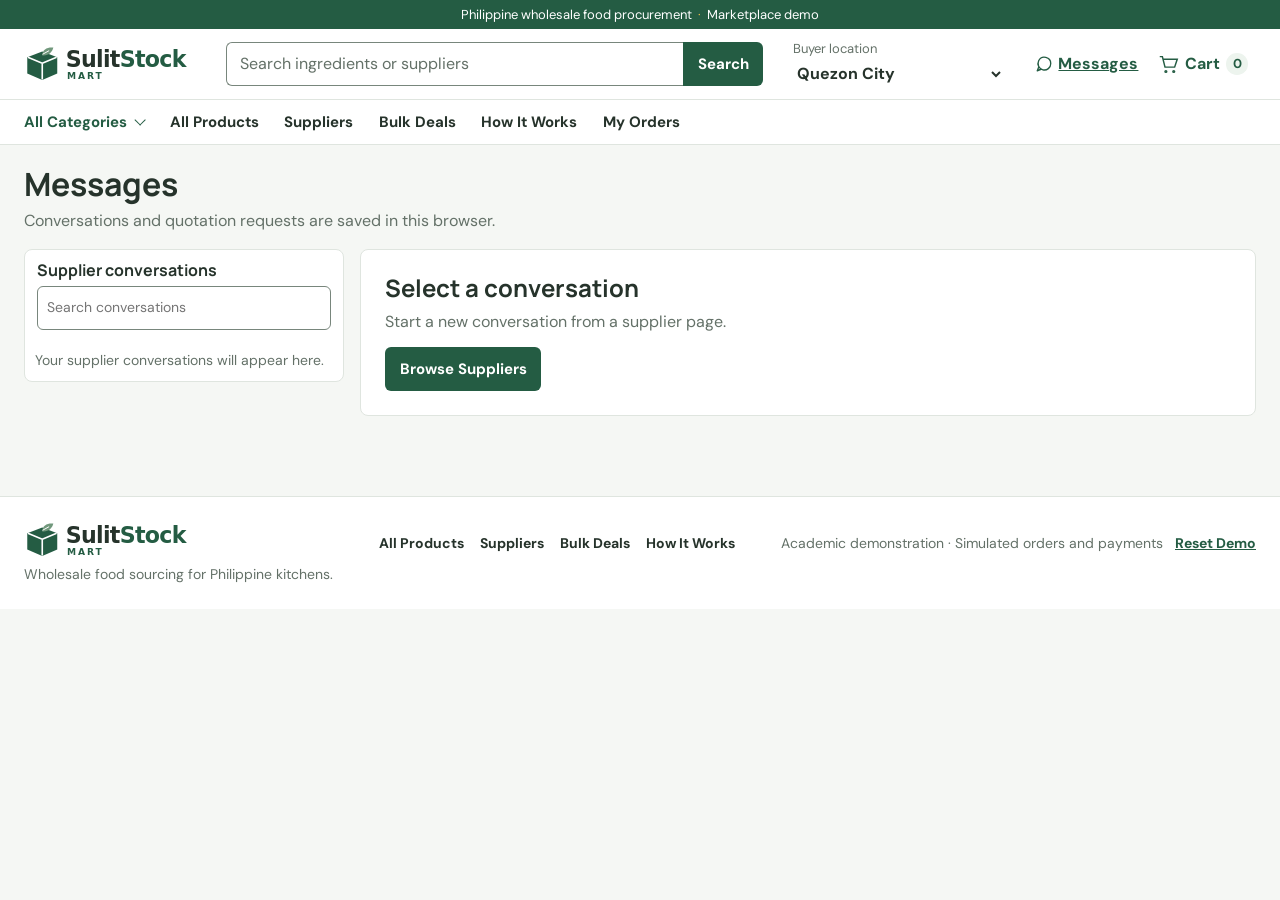
<file: messages.html>
<!doctype html>
<html lang="en-PH">
<head>
  <meta charset="utf-8">
  <meta name="viewport" content="width=device-width, initial-scale=1">
  <meta name="description" content="Review and search local conversations with simulated supplier assistants.">
  <title>Messages | SulitStock Mart</title>
  <link rel="stylesheet" href="https://fonts.googleapis.com/css2?family=DM+Sans:wght@400;500;600;700&amp;family=Manrope:wght@600;700;800&amp;display=swap">
  <link rel="stylesheet" href="assets/css/tokens.css">
  <link rel="stylesheet" href="assets/css/main.css">
  <link rel="stylesheet" href="assets/css/messaging.css">
  <script type="module" src="assets/js/messages-page.js"></script>
</head>
<body>
  <a class="skip" href="#main">Skip to content</a>
  <header class="site-header">
    <p class="announcement">Philippine wholesale food procurement <span>·</span> Marketplace demo</p>
    <div class="wrap masthead">
      <button class="menu-toggle icon-button" id="menu-toggle" type="button" aria-expanded="false" aria-controls="navigation" aria-label="Menu">☰</button>
      <a class="logo" href="index.html"><img src="assets/images/brand/logo.svg" alt="SulitStock Mart" width="270" height="60"></a>
      <form class="search" role="search" action="products.html" method="get" id="marketplace-search">
        <label class="sr-only" for="search">Search products and suppliers</label>
        <input id="search" name="q" type="search" maxlength="160" placeholder="Search ingredients or suppliers">
        <button class="button primary" type="submit">Search</button>
      </form>
      <div class="location">
        <label for="buyer-location">Buyer location</label>
        <select id="buyer-location"></select>
      </div>
      <a class="cart" href="cart.html" aria-label="Cart, 0 supplier offers">
        <svg width="21" height="21" viewBox="0 0 24 24" fill="none" stroke="currentColor" stroke-width="1.7" aria-hidden="true"><path d="M2 3h3l3 12h11l3-9H6"/><circle cx="9" cy="20" r="1"/><circle cx="18" cy="20" r="1"/></svg>
        <span>Cart</span><span class="cart-count">0</span>
      </a>
    </div>
    <nav id="navigation" class="site-nav" aria-label="Main navigation">
      <div class="wrap nav-links">
        <details id="category-menu">
          <summary>All Categories</summary>
          <div class="category-menu" id="category-menu-items"></div>
        </details>
        <a href="products.html">All Products</a>
        <a href="suppliers.html">Suppliers</a>
        <a href="index.html#bulk-deals">Bulk Deals</a>
        <a href="index.html#how-it-works">How It Works</a>
        <a href="orders.html">My Orders</a>
      </div>
    </nav>
  </header>

  <main id="main" class="wrap messages-page" tabindex="-1">
    <header class="messages-title">
      <h1>Messages</h1>
      <p>Conversations and quotation requests are saved in this browser.</p>
    </header>
    <div id="inbox-layout" class="inbox-layout">
      <aside class="inbox-sidebar" aria-labelledby="conversation-heading">
        <h2 id="conversation-heading">Supplier conversations</h2>
        <label class="conversation-search"><span class="sr-only">Search conversations</span><input id="conversation-search" type="search" placeholder="Search conversations"></label>
        <div id="conversation-list"></div>
      </aside>
      <div class="inbox-content">
        <button id="inbox-back" type="button" class="text-button">← Conversations</button>
        <div id="inbox-placeholder" class="inbox-placeholder">
          <h2>Select a conversation</h2>
          <p>Start a new conversation from a supplier page.</p>
          <a class="button primary" href="suppliers.html">Browse Suppliers</a>
        </div>
        <section id="inbox-panel" aria-labelledby="inbox-merchant-name" hidden></section>
      </div>
    </div>
  </main>

  <footer class="site-footer">
    <div class="wrap footer-inner">
      <div><img src="assets/images/brand/logo.svg" alt="SulitStock Mart" width="270" height="60"><p>Wholesale food sourcing for Philippine kitchens.</p></div>
      <nav aria-label="Footer navigation"><a href="products.html">All Products</a><a href="suppliers.html">Suppliers</a><a href="index.html#bulk-deals">Bulk Deals</a><a href="index.html#how-it-works">How It Works</a></nav>
    </div>
  </footer>

</body>
</html>
</file>
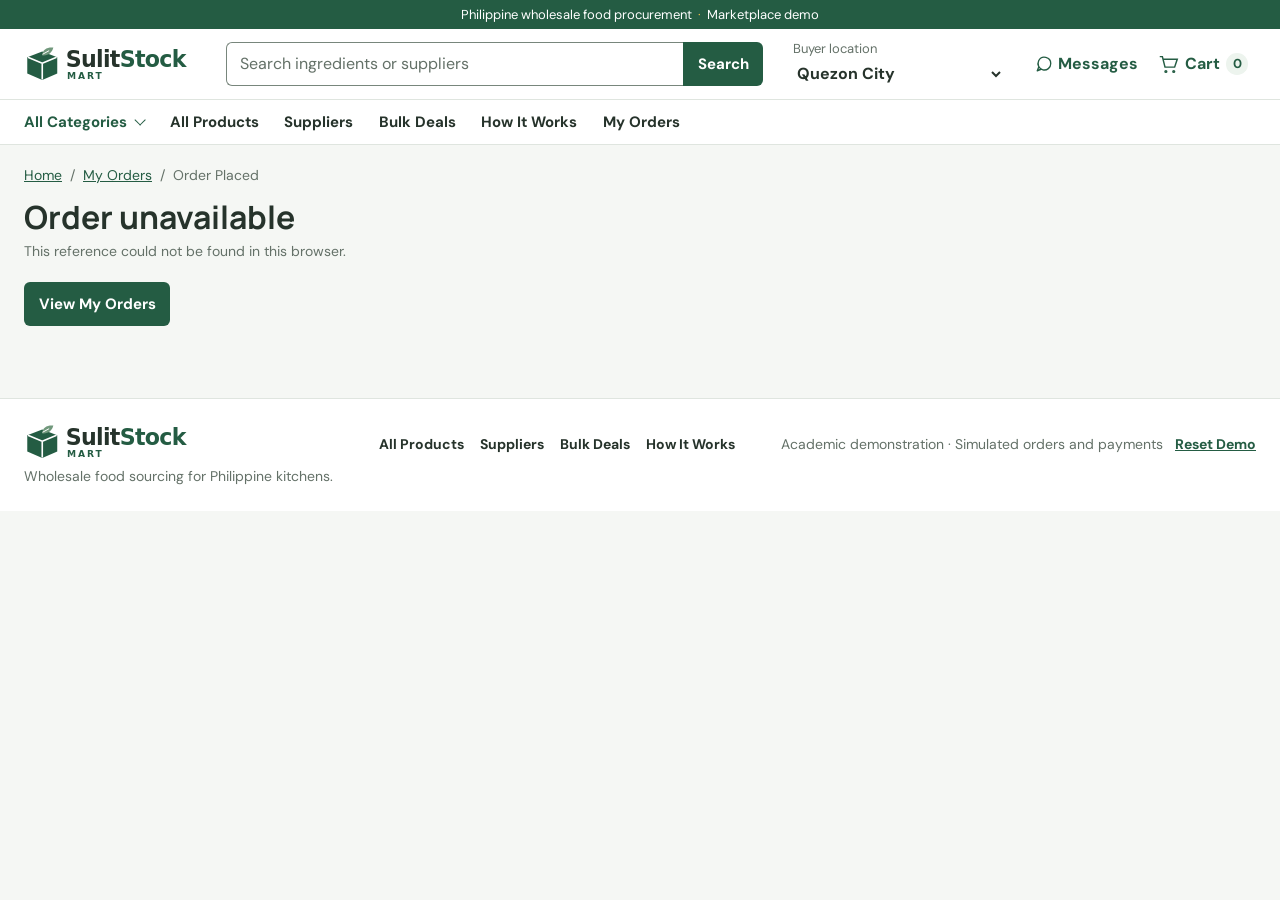
<file: order-confirmation.html>
<!doctype html>
<html lang="en-PH">
<head>
  <meta charset="utf-8">
  <meta name="viewport" content="width=device-width, initial-scale=1">
  <meta name="description" content="Review simulated orders, supplier fulfillment, and order status on SulitStock Mart.">
  <title>Order Placed | SulitStock Mart</title>
  <link rel="stylesheet" href="https://fonts.googleapis.com/css2?family=DM+Sans:wght@400;500;600;700&amp;family=Manrope:wght@600;700;800&amp;display=swap">
  <link rel="stylesheet" href="assets/css/tokens.css">
  <link rel="stylesheet" href="assets/css/main.css">
  <link rel="stylesheet" href="assets/css/messaging.css">
  <link rel="stylesheet" href="assets/css/cart.css">
  <link rel="stylesheet" href="assets/css/orders.css">
  <script type="module" src="assets/js/orders-page.js"></script>
</head>
<body data-order-view="confirmation">
  <a class="skip" href="#main">Skip to content</a>
  <header class="site-header">
    <p class="announcement">Philippine wholesale food procurement <span>·</span> Marketplace demo</p>
    <div class="wrap masthead">
      <button class="menu-toggle icon-button" id="menu-toggle" type="button" aria-expanded="false" aria-controls="navigation" aria-label="Menu">☰</button>
      <a class="logo" href="index.html"><img src="assets/images/brand/logo.svg" alt="SulitStock Mart" width="270" height="60"></a>
      <form class="search" role="search" action="products.html" method="get" id="marketplace-search">
        <label class="sr-only" for="search">Search products and suppliers</label>
        <input id="search" name="q" type="search" maxlength="160" placeholder="Search ingredients or suppliers">
        <button class="button primary" type="submit">Search</button>
      </form>
      <div class="location">
        <label for="buyer-location">Buyer location</label>
        <select id="buyer-location"></select>
      </div>
      <a class="cart" href="cart.html" aria-label="Cart, 0 supplier offers">
        <svg width="21" height="21" viewBox="0 0 24 24" fill="none" stroke="currentColor" stroke-width="1.7" aria-hidden="true"><path d="M2 3h3l3 12h11l3-9H6"/><circle cx="9" cy="20" r="1"/><circle cx="18" cy="20" r="1"/></svg>
        <span>Cart</span><span class="cart-count">0</span>
      </a>
    </div>
    <nav id="navigation" class="site-nav" aria-label="Main navigation">
      <div class="wrap nav-links">
        <details id="category-menu">
          <summary>All Categories</summary>
          <div class="category-menu" id="category-menu-items"></div>
        </details>
        <a href="products.html">All Products</a>
        <a href="suppliers.html">Suppliers</a>
        <a href="index.html#bulk-deals">Bulk Deals</a>
        <a href="index.html#how-it-works">How It Works</a>
        <a href="orders.html">My Orders</a>
      </div>
    </nav>
  </header>

  <main id="main" class="wrap cart-page order-page" tabindex="-1">
    <nav class="cart-breadcrumbs" aria-label="Breadcrumb">
      <ol><li><a href="index.html">Home</a></li><li><a href="orders.html">My Orders</a></li><li aria-current="page">Order Placed</li></ol>
    </nav>
    <header class="order-heading">
      <h1 id="order-title" tabindex="-1">Order Placed</h1>
      <p id="order-subtitle" class="cart-muted"></p>
    </header>
    <p id="order-notice" class="cart-warning" role="status" hidden></p>
    <div id="order-content"></div>
    <noscript><p class="no-script">Enable JavaScript to view demo orders.</p></noscript>
  </main>

  <footer class="site-footer">
    <div class="wrap footer-inner">
      <div><img src="assets/images/brand/logo.svg" alt="SulitStock Mart" width="270" height="60"><p>Wholesale food sourcing for Philippine kitchens.</p></div>
      <nav aria-label="Footer navigation"><a href="products.html">All Products</a><a href="suppliers.html">Suppliers</a><a href="index.html#bulk-deals">Bulk Deals</a><a href="index.html#how-it-works">How It Works</a></nav>
    </div>
  </footer>

  <dialog id="demo-dialog" aria-labelledby="demo-title" aria-describedby="demo-description">
    <h2 id="demo-title"></h2>
    <p id="demo-description"></p>
    <form method="dialog" class="order-actions">
      <button class="button cart-outline" value="close" autofocus>Go Back</button>
      <button class="button primary" id="confirm-action" value="confirm">Confirm</button>
    </form>
  </dialog>
</body>
</html>
</file>
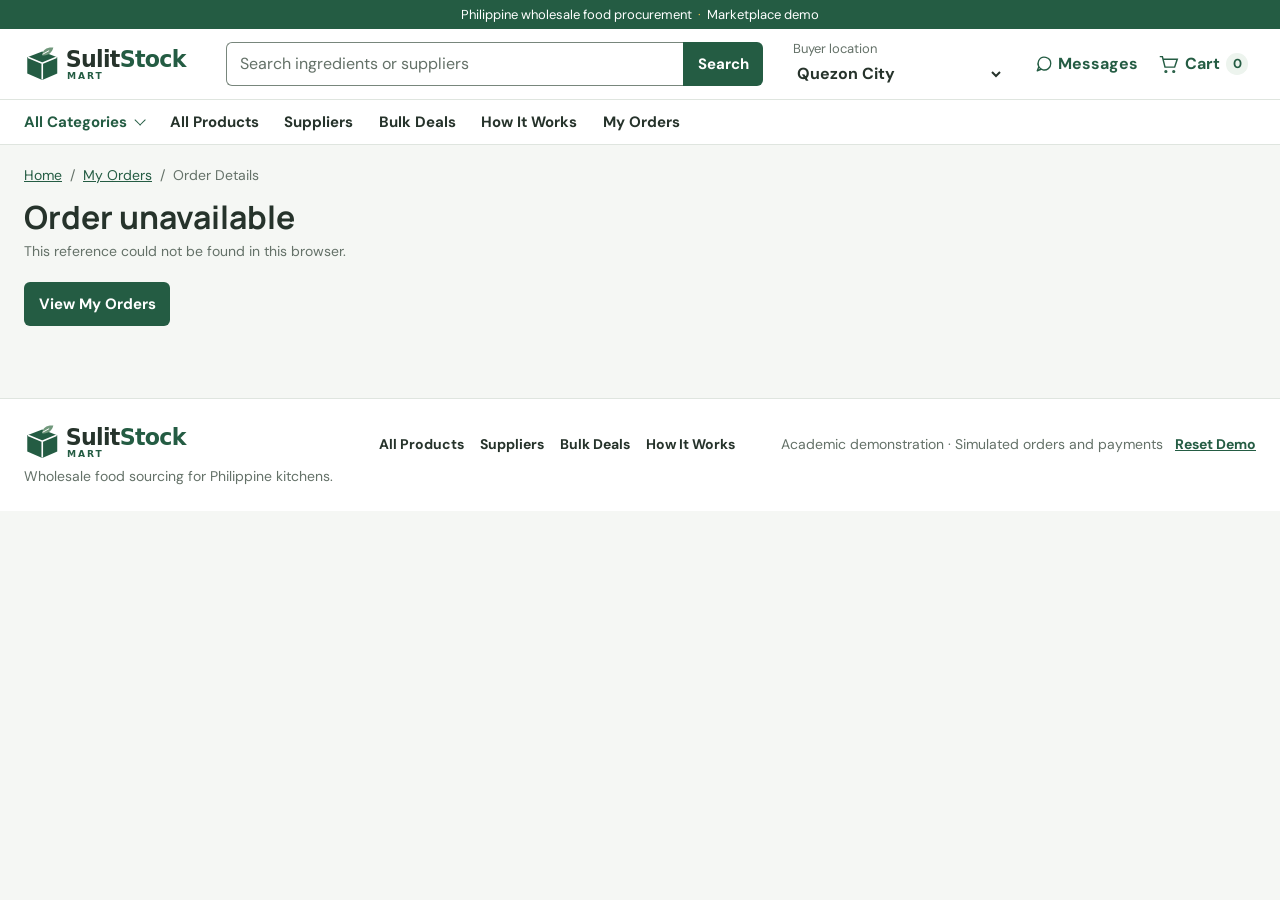
<file: order.html>
<!doctype html>
<html lang="en-PH">
<head>
  <meta charset="utf-8">
  <meta name="viewport" content="width=device-width, initial-scale=1">
  <meta name="description" content="Review simulated orders, supplier fulfillment, and order status on SulitStock Mart.">
  <title>Order Details | SulitStock Mart</title>
  <link rel="stylesheet" href="https://fonts.googleapis.com/css2?family=DM+Sans:wght@400;500;600;700&amp;family=Manrope:wght@600;700;800&amp;display=swap">
  <link rel="stylesheet" href="assets/css/tokens.css">
  <link rel="stylesheet" href="assets/css/main.css">
  <link rel="stylesheet" href="assets/css/messaging.css">
  <link rel="stylesheet" href="assets/css/cart.css">
  <link rel="stylesheet" href="assets/css/orders.css">
  <script type="module" src="assets/js/orders-page.js"></script>
</head>
<body data-order-view="details">
  <a class="skip" href="#main">Skip to content</a>
  <header class="site-header">
    <p class="announcement">Philippine wholesale food procurement <span>·</span> Marketplace demo</p>
    <div class="wrap masthead">
      <button class="menu-toggle icon-button" id="menu-toggle" type="button" aria-expanded="false" aria-controls="navigation" aria-label="Menu">☰</button>
      <a class="logo" href="index.html"><img src="assets/images/brand/logo.svg" alt="SulitStock Mart" width="270" height="60"></a>
      <form class="search" role="search" action="products.html" method="get" id="marketplace-search">
        <label class="sr-only" for="search">Search products and suppliers</label>
        <input id="search" name="q" type="search" maxlength="160" placeholder="Search ingredients or suppliers">
        <button class="button primary" type="submit">Search</button>
      </form>
      <div class="location">
        <label for="buyer-location">Buyer location</label>
        <select id="buyer-location"></select>
      </div>
      <a class="cart" href="cart.html" aria-label="Cart, 0 supplier offers">
        <svg width="21" height="21" viewBox="0 0 24 24" fill="none" stroke="currentColor" stroke-width="1.7" aria-hidden="true"><path d="M2 3h3l3 12h11l3-9H6"/><circle cx="9" cy="20" r="1"/><circle cx="18" cy="20" r="1"/></svg>
        <span>Cart</span><span class="cart-count">0</span>
      </a>
    </div>
    <nav id="navigation" class="site-nav" aria-label="Main navigation">
      <div class="wrap nav-links">
        <details id="category-menu">
          <summary>All Categories</summary>
          <div class="category-menu" id="category-menu-items"></div>
        </details>
        <a href="products.html">All Products</a>
        <a href="suppliers.html">Suppliers</a>
        <a href="index.html#bulk-deals">Bulk Deals</a>
        <a href="index.html#how-it-works">How It Works</a>
        <a href="orders.html">My Orders</a>
      </div>
    </nav>
  </header>

  <main id="main" class="wrap cart-page order-page" tabindex="-1">
    <nav class="cart-breadcrumbs" aria-label="Breadcrumb">
      <ol><li><a href="index.html">Home</a></li><li><a href="orders.html">My Orders</a></li><li aria-current="page">Order Details</li></ol>
    </nav>
    <header class="order-heading">
      <h1 id="order-title" tabindex="-1">Order Details</h1>
      <p id="order-subtitle" class="cart-muted"></p>
    </header>
    <p id="order-notice" class="cart-warning" role="status" hidden></p>
    <div id="order-content"></div>
    <noscript><p class="no-script">Enable JavaScript to view demo orders.</p></noscript>
  </main>

  <footer class="site-footer">
    <div class="wrap footer-inner">
      <div><img src="assets/images/brand/logo.svg" alt="SulitStock Mart" width="270" height="60"><p>Wholesale food sourcing for Philippine kitchens.</p></div>
      <nav aria-label="Footer navigation"><a href="products.html">All Products</a><a href="suppliers.html">Suppliers</a><a href="index.html#bulk-deals">Bulk Deals</a><a href="index.html#how-it-works">How It Works</a></nav>
    </div>
  </footer>

  <dialog id="demo-dialog" aria-labelledby="demo-title" aria-describedby="demo-description">
    <h2 id="demo-title"></h2>
    <p id="demo-description"></p>
    <form method="dialog" class="order-actions">
      <button class="button cart-outline" value="close" autofocus>Go Back</button>
      <button class="button primary" id="confirm-action" value="confirm">Confirm</button>
    </form>
  </dialog>
</body>
</html>
</file>
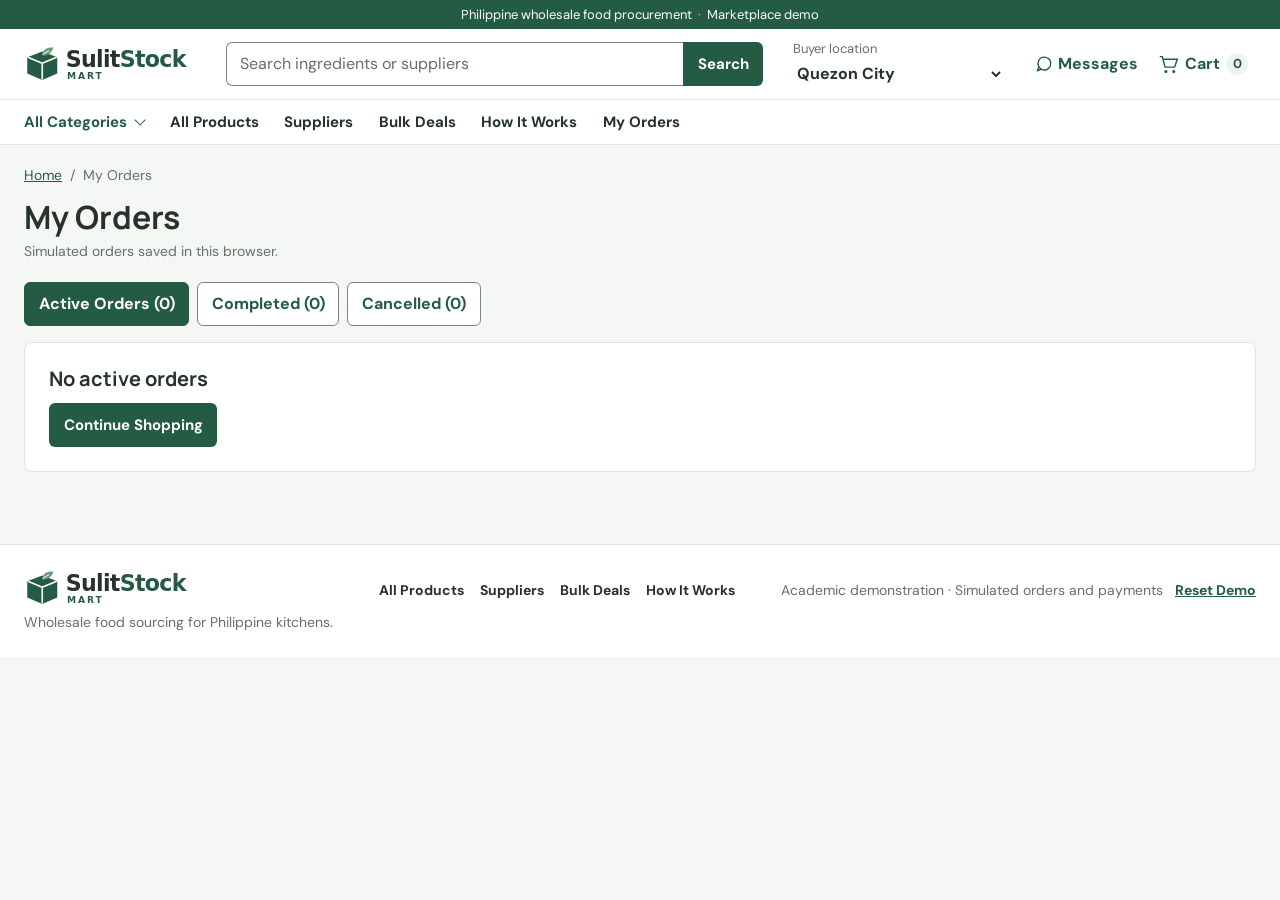
<file: orders.html>
<!doctype html>
<html lang="en-PH">
<head>
  <meta charset="utf-8">
  <meta name="viewport" content="width=device-width, initial-scale=1">
  <meta name="description" content="Review simulated orders, supplier fulfillment, and order status on SulitStock Mart.">
  <title>My Orders | SulitStock Mart</title>
  <link rel="stylesheet" href="https://fonts.googleapis.com/css2?family=DM+Sans:wght@400;500;600;700&amp;family=Manrope:wght@600;700;800&amp;display=swap">
  <link rel="stylesheet" href="assets/css/tokens.css">
  <link rel="stylesheet" href="assets/css/main.css">
  <link rel="stylesheet" href="assets/css/messaging.css">
  <link rel="stylesheet" href="assets/css/cart.css">
  <link rel="stylesheet" href="assets/css/orders.css">
  <script type="module" src="assets/js/orders-page.js"></script>
</head>
<body data-order-view="list">
  <a class="skip" href="#main">Skip to content</a>
  <header class="site-header">
    <p class="announcement">Philippine wholesale food procurement <span>·</span> Marketplace demo</p>
    <div class="wrap masthead">
      <button class="menu-toggle icon-button" id="menu-toggle" type="button" aria-expanded="false" aria-controls="navigation" aria-label="Menu">☰</button>
      <a class="logo" href="index.html"><img src="assets/images/brand/logo.svg" alt="SulitStock Mart" width="270" height="60"></a>
      <form class="search" role="search" action="products.html" method="get" id="marketplace-search">
        <label class="sr-only" for="search">Search products and suppliers</label>
        <input id="search" name="q" type="search" maxlength="160" placeholder="Search ingredients or suppliers">
        <button class="button primary" type="submit">Search</button>
      </form>
      <div class="location">
        <label for="buyer-location">Buyer location</label>
        <select id="buyer-location"></select>
      </div>
      <a class="cart" href="cart.html" aria-label="Cart, 0 supplier offers">
        <svg width="21" height="21" viewBox="0 0 24 24" fill="none" stroke="currentColor" stroke-width="1.7" aria-hidden="true"><path d="M2 3h3l3 12h11l3-9H6"/><circle cx="9" cy="20" r="1"/><circle cx="18" cy="20" r="1"/></svg>
        <span>Cart</span><span class="cart-count">0</span>
      </a>
    </div>
    <nav id="navigation" class="site-nav" aria-label="Main navigation">
      <div class="wrap nav-links">
        <details id="category-menu">
          <summary>All Categories</summary>
          <div class="category-menu" id="category-menu-items"></div>
        </details>
        <a href="products.html">All Products</a>
        <a href="suppliers.html">Suppliers</a>
        <a href="index.html#bulk-deals">Bulk Deals</a>
        <a href="index.html#how-it-works">How It Works</a>
        <a href="orders.html" aria-current="page">My Orders</a>
      </div>
    </nav>
  </header>

  <main id="main" class="wrap cart-page order-page" tabindex="-1">
    <nav class="cart-breadcrumbs" aria-label="Breadcrumb">
      <ol><li><a href="index.html">Home</a></li><li aria-current="page">My Orders</li></ol>
    </nav>
    <header class="order-heading">
      <h1 id="order-title" tabindex="-1">My Orders</h1>
      <p id="order-subtitle" class="cart-muted"></p>
    </header>
    <p id="order-notice" class="cart-warning" role="status" hidden></p>
    <div id="order-content"></div>
    <noscript><p class="no-script">Enable JavaScript to view demo orders.</p></noscript>
  </main>

  <footer class="site-footer">
    <div class="wrap footer-inner">
      <div><img src="assets/images/brand/logo.svg" alt="SulitStock Mart" width="270" height="60"><p>Wholesale food sourcing for Philippine kitchens.</p></div>
      <nav aria-label="Footer navigation"><a href="products.html">All Products</a><a href="suppliers.html">Suppliers</a><a href="index.html#bulk-deals">Bulk Deals</a><a href="index.html#how-it-works">How It Works</a></nav>
    </div>
  </footer>

  <dialog id="demo-dialog" aria-labelledby="demo-title" aria-describedby="demo-description">
    <h2 id="demo-title"></h2>
    <p id="demo-description"></p>
    <form method="dialog" class="order-actions">
      <button class="button cart-outline" value="close" autofocus>Go Back</button>
      <button class="button primary" id="confirm-action" value="confirm">Confirm</button>
    </form>
  </dialog>
</body>
</html>
</file>
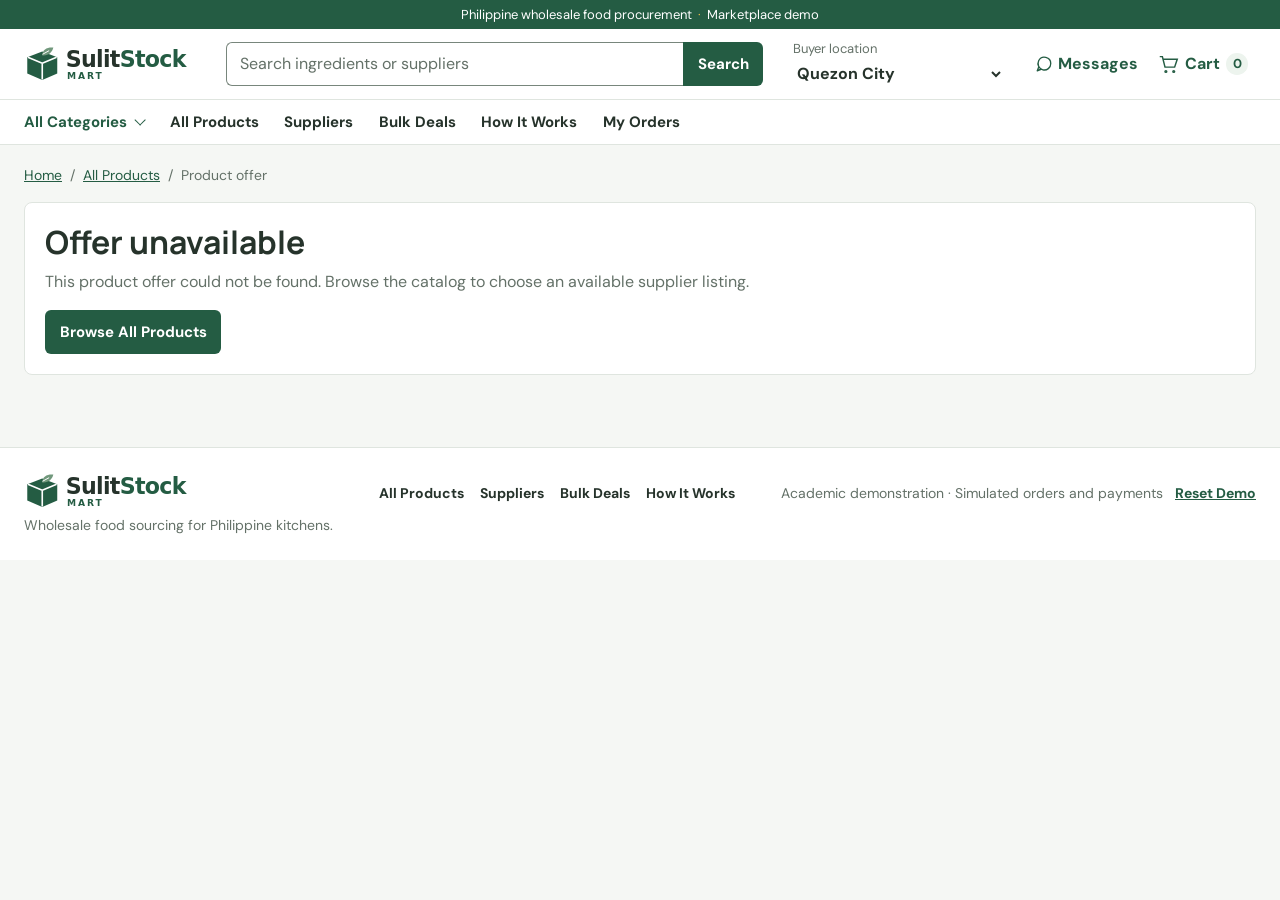
<file: product.html>
<!doctype html>
<html lang="en-PH">
<head>
  <meta charset="utf-8">
  <meta name="viewport" content="width=device-width, initial-scale=1">
  <meta name="description" content="Review a supplier offer, stock and wholesale pricing on SulitStock Mart.">
  <title>Product Offer | SulitStock Mart</title>
  <link rel="stylesheet" href="https://fonts.googleapis.com/css2?family=DM+Sans:wght@400;500;600;700&amp;family=Manrope:wght@600;700;800&amp;display=swap">
  <link rel="stylesheet" href="assets/css/tokens.css">
  <link rel="stylesheet" href="assets/css/main.css">
  <link rel="stylesheet" href="assets/css/messaging.css">
  <link rel="stylesheet" href="assets/css/product.css">
  <script type="module" src="assets/js/product-page.js"></script>
</head>
<body>
  <a class="skip" href="#main">Skip to content</a>
  <header class="site-header">
    <p class="announcement">Philippine wholesale food procurement <span>·</span> Marketplace demo</p>
    <div class="wrap masthead">
      <button class="menu-toggle icon-button" id="menu-toggle" type="button" aria-expanded="false" aria-controls="navigation" aria-label="Menu">☰</button>
      <a class="logo" href="index.html"><img src="assets/images/brand/logo.svg" alt="SulitStock Mart" width="270" height="60"></a>
      <form class="search" role="search" action="products.html" method="get" id="marketplace-search">
        <label class="sr-only" for="search">Search products and suppliers</label>
        <input id="search" name="q" type="search" maxlength="160" placeholder="Search ingredients or suppliers">
        <button class="button primary" type="submit">Search</button>
      </form>
      <div class="location">
        <label for="buyer-location">Buyer location</label>
        <select id="buyer-location"></select>
      </div>
      <a class="cart" href="cart.html" aria-label="Cart, 0 supplier offers">
        <svg width="21" height="21" viewBox="0 0 24 24" fill="none" stroke="currentColor" stroke-width="1.7" aria-hidden="true"><path d="M2 3h3l3 12h11l3-9H6"/><circle cx="9" cy="20" r="1"/><circle cx="18" cy="20" r="1"/></svg>
        <span>Cart</span><span class="cart-count">0</span>
      </a>
    </div>
    <nav id="navigation" class="site-nav" aria-label="Main navigation">
      <div class="wrap nav-links">
        <details id="category-menu">
          <summary>All Categories</summary>
          <div class="category-menu" id="category-menu-items"></div>
        </details>
        <a href="products.html">All Products</a>
        <a href="suppliers.html">Suppliers</a>
        <a href="index.html#bulk-deals">Bulk Deals</a>
        <a href="index.html#how-it-works">How It Works</a>
        <a href="orders.html">My Orders</a>
      </div>
    </nav>
  </header>

  <main id="main" class="wrap product-page" tabindex="-1">
    <nav class="product-breadcrumbs" aria-label="Breadcrumb">
      <ol>
        <li><a href="index.html">Home</a></li>
        <li><a href="products.html">All Products</a></li>
        <li id="breadcrumb-current" aria-current="page">Product offer</li>
      </ol>
    </nav>

    <section class="product-panel missing-offer" id="missing-offer" hidden aria-labelledby="missing-title">
      <h1 id="missing-title">Offer unavailable</h1>
      <p>This product offer could not be found. Browse the catalog to choose an available supplier listing.</p>
      <a class="button primary" href="products.html">Browse All Products</a>
    </section>

    <div id="product-content" hidden>
      <div class="product-layout">
        <div class="product-media">
          <figure class="product-photo">
            <img width="540" height="405" alt="">
            <span class="image-fallback" hidden>Photo unavailable</span>
          </figure>
          <section class="product-panel supplier-summary" aria-labelledby="supplier-name">
            <div class="merchant-card-identity">
              <img id="supplier-logo" class="merchant-logo" alt="" width="68" height="68">
              <div>
                <div class="merchant-card-name">
                  <h2 id="supplier-name"></h2>
                  <div class="merchant-verification">
                    <button type="button" class="merchant-badge" aria-describedby="merchant-verification-note"><svg class="merchant-icon" viewBox="0 0 24 24" width="18" height="18" aria-hidden="true" fill="none" stroke="currentColor" stroke-width="1.8" stroke-linecap="round" stroke-linejoin="round"><path d="M12 2l2.3 2 3-.1 1.4 2.7 2.7 1.4-.1 3L23 13l-2 2.3.1 3-2.7 1.4-1.4 2.7-3-.1L12 24l-2.3-2-3 .1-1.4-2.7-2.7-1.4.1-3L1 13l2-2.3-.1-3 2.7-1.4L7 3.6l3 .1Z" transform="translate(1 0) scale(.92)"/><path d="m8.5 12 2.4 2.4 4.4-4.4"/></svg>Verified Supplier</button>
                    <span id="merchant-verification-note" role="tooltip">Simulated verification for this academic prototype. It carries no government or regulatory certification.</span>
                  </div>
                </div>
                <p class="product-muted" id="supplier-description"></p>
                <p class="product-muted merchant-location"><svg class="merchant-icon" viewBox="0 0 24 24" width="18" height="18" aria-hidden="true" fill="none" stroke="currentColor" stroke-width="1.8" stroke-linecap="round" stroke-linejoin="round"><path d="M20 10c0 5-8 11-8 11S4 15 4 10a8 8 0 1 1 16 0Z"/><circle cx="12" cy="10" r="2.5"/></svg><span><span id="supplier-location"></span> · <span id="supplier-distance"></span> straight-line</span></p>
              </div>
            </div>
            <div class="merchant-card-actions">
              <button id="merchant-chat" class="button product-outline" type="button" data-demo="contact"><svg class="merchant-icon" viewBox="0 0 24 24" width="18" height="18" aria-hidden="true" fill="none" stroke="currentColor" stroke-width="1.8" stroke-linecap="round" stroke-linejoin="round"><path d="M21 11.5a8.3 8.3 0 0 1-.9 3.8 8.5 8.5 0 0 1-7.6 4.7 8.3 8.3 0 0 1-3.8-.9L3 21l1.9-5.7a8.3 8.3 0 0 1-.9-3.8 8.5 8.5 0 0 1 4.7-7.6 8.3 8.3 0 0 1 3.8-.9h.5a8.5 8.5 0 0 1 8 8Z"/></svg>Chat Now</button>
              <a id="merchant-shop" class="button primary"><svg class="merchant-icon" viewBox="0 0 24 24" width="18" height="18" aria-hidden="true" fill="none" stroke="currentColor" stroke-width="1.8" stroke-linecap="round" stroke-linejoin="round"><path d="M3 9l2-5h14l2 5v2a2 2 0 0 1-4 0 2.5 2.5 0 0 1-5 0 2.5 2.5 0 0 1-5 0 2 2 0 0 1-4 0ZM5 13v7h14v-7M10 20v-5h4v5M3 9h18"/></svg>View Shop</a>
            </div>
          </section>
        </div>

        <section class="product-panel purchase-panel" aria-labelledby="product-title">
          <div class="product-intro">
            <h1 id="product-title"></h1>
            <p id="product-description"></p>
          </div>
          <p class="offer-price"><strong id="product-price-range"></strong> <span id="product-price-unit" class="offer-unit"></span></p>
          <div class="purchase-facts">
            <p id="product-moq"></p>
            <p id="product-stock" class="offer-stock"></p>
          </div>

          <section class="pricing-section" aria-labelledby="pricing-title">
            <h2 id="pricing-title">Wholesale pricing</h2>
            <table class="tier-table">
              <thead><tr><th scope="col">Quantity</th><th scope="col">Unit price</th><th scope="col">Tier status</th></tr></thead>
              <tbody id="pricing-tiers"></tbody>
            </table>
          </section>

          <div class="quantity-control">
            <label for="purchase-quantity">Quantity <span id="quantity-unit"></span></label>
            <div class="quantity-stepper">
              <button class="icon-button" id="quantity-minus" type="button" aria-label="Decrease quantity">−</button>
              <input type="number" id="purchase-quantity" inputmode="decimal" aria-describedby="quantity-help quantity-error">
              <button class="icon-button" id="quantity-plus" type="button" aria-label="Increase quantity">+</button>
            </div>
            <p class="product-muted" id="quantity-help"></p>
            <p class="quantity-error" id="quantity-error" role="status" hidden></p>
          </div>

          <div class="purchase-estimate" aria-live="polite" aria-atomic="true">
            <dl class="estimate-values">
              <div><dt>Current unit price</dt><dd id="current-unit-price">—</dd></div>
              <div><dt>Savings per unit</dt><dd id="unit-savings">—</dd></div>
              <div><dt>Total savings</dt><dd id="total-savings">—</dd></div>
              <div class="estimate-subtotal"><dt>Estimated subtotal</dt><dd id="purchase-subtotal">—</dd></div>
            </dl>
            <p id="next-tier" class="tier-note"></p>
            <p id="standalone-delivery" class="product-muted"></p>
          </div>
          <p class="product-muted pricing-note">Savings compare the same quantity at the minimum-order unit price. Buying more can lower the unit price and still increase the order total.</p>
          <div class="purchase-actions">
            <button class="button primary" id="purchase-add" type="button" data-add-offer="" disabled>Add to Cart</button>
            <button class="button product-outline" id="supplier-contact" type="button" data-demo="contact">Contact Supplier</button>
          </div>
          <button class="text-button bulk-quotation" type="button" data-demo="quotation">Request Bulk Quotation</button>
          <p class="product-muted">Demo actions only. Inventory is illustrative.</p>
        </section>
      </div>

      <div class="product-facts">
        <section class="product-panel" aria-labelledby="spec-title">
          <h2 id="spec-title">Product specifications</h2>
          <dl class="product-specifications" id="product-specifications"></dl>
        </section>
        <section class="product-panel" aria-labelledby="delivery-title">
          <h2 id="delivery-title">Sample delivery information</h2>
          <dl class="product-specifications" id="supplier-delivery"></dl>
        </section>
      </div>

      <section class="product-section" aria-labelledby="comparison-title">
        <h2 id="comparison-title">Compare Other Suppliers</h2>
        <p class="product-muted">Standalone delivery estimates use this quantity and the selected buyer location. Consolidated cart shipping may differ.</p>
        <p class="product-muted" id="landed-recommendation" aria-live="polite"></p>
        <div class="comparison-grid" id="supplier-comparison"></div>
      </section>

      <section class="product-section" id="related-section" aria-labelledby="related-title">
        <h2 id="related-title">Related Products</h2>
        <div class="offer-grid related-grid" id="related-products"></div>
      </section>
    </div>
    <noscript><p class="no-script">Enable JavaScript to view the selected product offer.</p></noscript>
  </main>

  <footer class="site-footer">
    <div class="wrap footer-inner">
      <div><img src="assets/images/brand/logo.svg" alt="SulitStock Mart" width="270" height="60"><p>Wholesale food sourcing for Philippine kitchens.</p></div>
      <nav aria-label="Footer navigation"><a href="products.html">All Products</a><a href="suppliers.html">Suppliers</a><a href="index.html#bulk-deals">Bulk Deals</a><a href="index.html#how-it-works">How It Works</a></nav>
      <p class="footer-note">Academic demonstration · Simulated orders and payments</p>
    </div>
  </footer>

  <template id="comparison-template">
    <article class="product-panel comparison-card">
      <h3 class="comparison-supplier"></h3>
      <p class="product-muted"><span class="comparison-location"></span> · <span class="comparison-distance"></span></p>
      <p class="offer-stock comparison-stock"></p>
      <dl class="product-specifications">
        <div><dt>Wholesale price</dt><dd class="comparison-range"></dd></div>
        <div><dt>Price at minimum order</dt><dd class="comparison-moq-price"></dd></div>
        <div><dt>Minimum order</dt><dd class="comparison-moq"></dd></div>
        <div><dt>Packaging</dt><dd class="comparison-packaging"></dd></div>
      </dl>
      <p class="comparison-quantity"></p>
      <a class="button product-outline">View Offer</a>
    </article>
  </template>

  <template id="offer-template">
    <article class="offer">
      <a class="offer-photo"><img width="360" height="270" alt=""><span class="image-fallback" hidden>Photo unavailable</span></a>
      <div class="offer-body">
        <h3><a class="text-button offer-name"></a></h3>
        <p class="offer-price"><strong></strong> <span class="offer-unit"></span></p>
        <p class="offer-minimum"></p>
        <div class="offer-supplier"><strong></strong><p><span class="offer-city"></span> <span aria-hidden="true">·</span> <span class="offer-distance"></span></p></div>
        <div class="offer-actions">
          <a class="button primary" data-review-offer>Add to Cart</a>
          <button class="text-button contact" type="button" data-demo="contact">Contact Supplier</button>
        </div>
      </div>
    </article>
  </template>
</body>
</html>
</file>
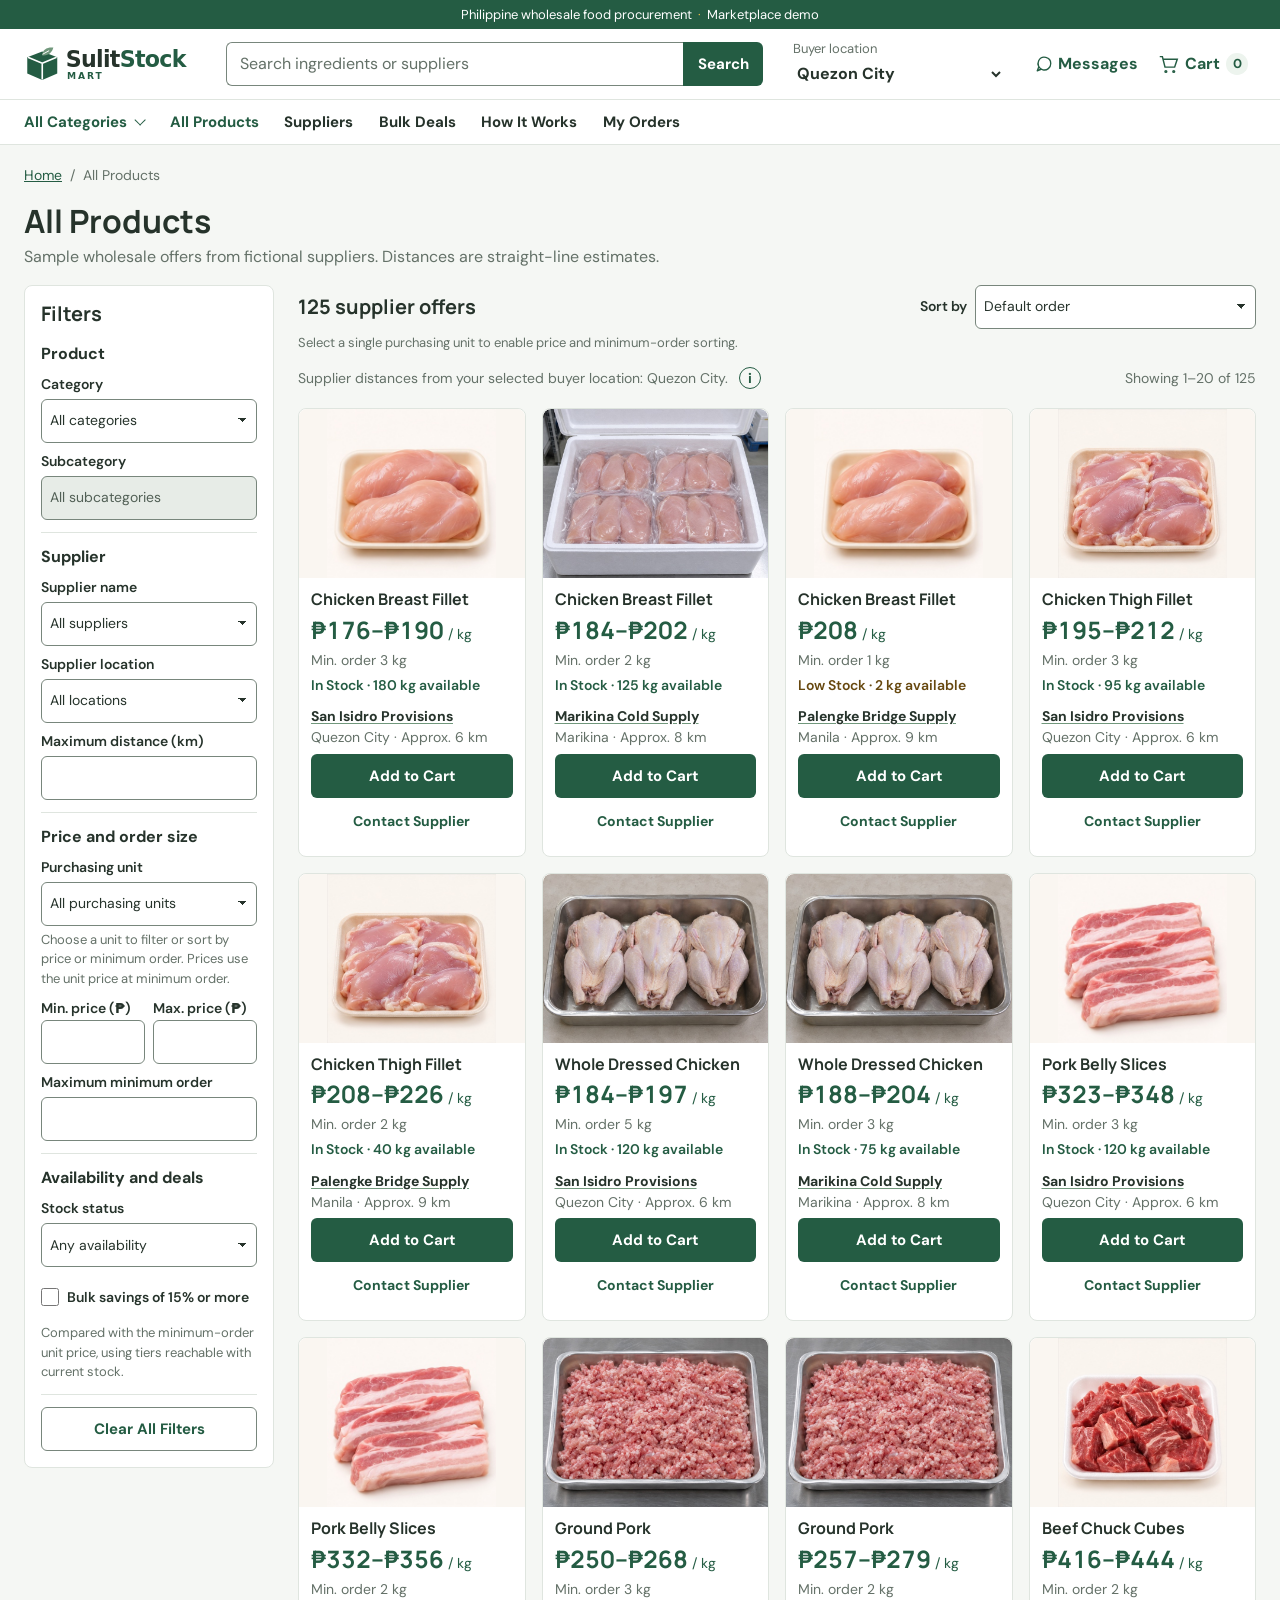
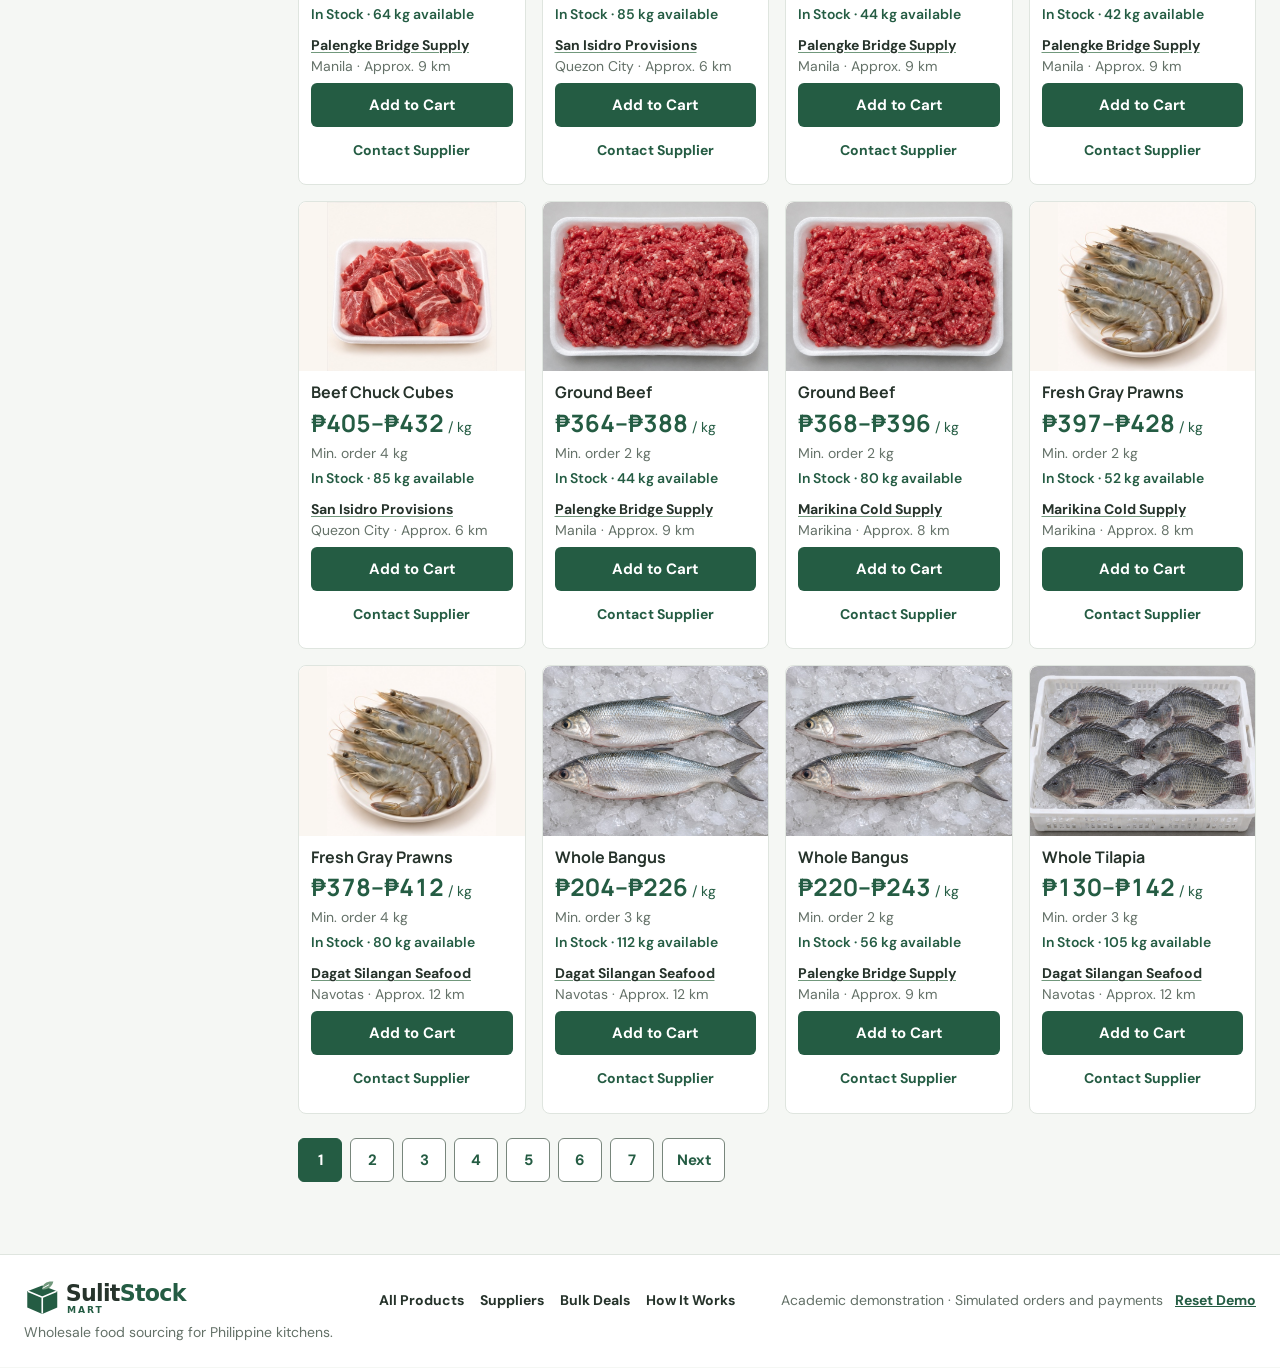
<file: products.html>
<!doctype html>
<html lang="en-PH">
<head>
  <meta charset="utf-8">
  <meta name="viewport" content="width=device-width, initial-scale=1">
  <meta name="description" content="Search and compare illustrative wholesale offers from local suppliers on SulitStock Mart.">
  <title>All Products | SulitStock Mart</title>
  <link rel="stylesheet" href="https://fonts.googleapis.com/css2?family=DM+Sans:wght@400;500;600;700&amp;family=Manrope:wght@600;700;800&amp;display=swap">
  <link rel="stylesheet" href="assets/css/tokens.css">
  <link rel="stylesheet" href="assets/css/main.css">
  <link rel="stylesheet" href="assets/css/messaging.css">
  <link rel="stylesheet" href="assets/css/catalog.css">
  <script type="module" src="assets/js/products-page.js"></script>
</head>
<body>
  <a class="skip" href="#main">Skip to content</a>
  <header class="site-header">
    <p class="announcement">Philippine wholesale food procurement <span>·</span> Marketplace demo</p>
    <div class="wrap masthead">
      <button class="menu-toggle icon-button" id="menu-toggle" type="button" aria-expanded="false" aria-controls="navigation" aria-label="Menu">☰</button>
      <a class="logo" href="index.html"><img src="assets/images/brand/logo.svg" alt="SulitStock Mart" width="270" height="60"></a>
      <form class="search" role="search" action="products.html" method="get" id="marketplace-search">
        <label class="sr-only" for="search">Search products and suppliers</label>
        <input id="search" name="q" type="search" maxlength="160" placeholder="Search ingredients or suppliers">
        <button class="button primary" type="submit">Search</button>
      </form>
      <div class="location">
        <label for="buyer-location">Buyer location</label>
        <select id="buyer-location"></select>
      </div>
      <a class="cart" href="cart.html" aria-label="Cart, 0 supplier offers">
        <svg width="21" height="21" viewBox="0 0 24 24" fill="none" stroke="currentColor" stroke-width="1.7" aria-hidden="true"><path d="M2 3h3l3 12h11l3-9H6"/><circle cx="9" cy="20" r="1"/><circle cx="18" cy="20" r="1"/></svg>
        <span>Cart</span><span class="cart-count">0</span>
      </a>
    </div>
    <nav id="navigation" class="site-nav" aria-label="Main navigation">
      <div class="wrap nav-links">
        <details id="category-menu">
          <summary>All Categories</summary>
          <div class="category-menu" id="category-menu-items"></div>
        </details>
        <a href="products.html" aria-current="page">All Products</a>
        <a href="suppliers.html">Suppliers</a>
        <a href="index.html#bulk-deals">Bulk Deals</a>
        <a href="index.html#how-it-works">How It Works</a>
        <a href="orders.html">My Orders</a>
      </div>
    </nav>
  </header>

  <main id="main" class="wrap catalog" tabindex="-1">
    <nav class="breadcrumbs" aria-label="Breadcrumb">
      <ol><li><a href="index.html">Home</a></li><li aria-current="page">All Products</li></ol>
    </nav>
    <div class="catalog-heading">
      <h1 id="catalog-title">All Products</h1>
      <p>Sample wholesale offers from fictional suppliers. Distances are straight-line estimates.</p>
    </div>

    <button class="button outline filter-toggle" id="filter-toggle" type="button" aria-controls="catalog-filters" aria-expanded="false">Filters</button>
    <div class="catalog-layout">
      <aside class="filter-panel" id="catalog-filters" aria-labelledby="filters-title">
        <div class="filter-heading">
          <h2 id="filters-title">Filters</h2>
          <button class="text-button filter-close" type="button" id="filter-close">Close</button>
        </div>
        <form id="filter-form">
          <fieldset>
            <legend>Product</legend>
            <label for="category">Category</label>
            <select id="category" name="category"><option value="">All categories</option></select>
            <label for="subcategory">Subcategory</label>
            <select id="subcategory" name="subcategory"><option value="">All subcategories</option></select>
          </fieldset>
          <fieldset>
            <legend>Supplier</legend>
            <label for="supplier">Supplier name</label>
            <select id="supplier" name="supplier"><option value="">All suppliers</option></select>
            <label for="supplier-location">Supplier location</label>
            <select id="supplier-location" name="location"><option value="">All locations</option></select>
            <label for="distance">Maximum distance (km)</label>
            <input type="number" id="distance" name="distance" min="0" step="0.1" inputmode="decimal">
          </fieldset>
          <fieldset>
            <legend>Price and order size</legend>
            <label for="unit">Purchasing unit</label>
            <select id="unit" name="unit" aria-describedby="unit-help"><option value="">All purchasing units</option></select>
            <p class="field-note" id="unit-help">Choose a unit to filter or sort by price or minimum order. Prices use the unit price at minimum order.</p>
            <div class="price-fields">
              <div>
                <label for="min-price">Min. price (₱)</label>
                <input type="number" id="min-price" name="minPrice" min="0" step="0.01" inputmode="decimal">
              </div>
              <div>
                <label for="max-price">Max. price (₱)</label>
                <input type="number" id="max-price" name="maxPrice" min="0" step="0.01" inputmode="decimal">
              </div>
            </div>
            <label for="moq">Maximum minimum order</label>
            <input type="number" id="moq" name="moq" min="0" step="0.001" inputmode="decimal">
          </fieldset>
          <fieldset>
            <legend>Availability and deals</legend>
            <label for="stock">Stock status</label>
            <select id="stock" name="stock">
              <option value="">Any availability</option>
              <option value="available">In stock (includes low stock)</option>
              <option value="low-stock">Low stock</option>
              <option value="insufficient-stock">Insufficient stock</option>
              <option value="out-of-stock">Out of stock</option>
            </select>
            <label class="check-row"><input type="checkbox" name="bulk" value="1"> Bulk savings of 15% or more</label>
            <p class="field-note">Compared with the minimum-order unit price, using tiers reachable with current stock.</p>
          </fieldset>
          <p class="filter-error" id="filter-error" role="status" hidden></p>
          <button type="button" class="button outline" data-clear>Clear All Filters</button>
        </form>
      </aside>

      <section class="results" aria-labelledby="results-heading">
        <div class="results-toolbar">
          <h2 id="results-heading" tabindex="-1" aria-live="polite" aria-atomic="true">Supplier offers</h2>
          <div class="sort-control">
            <label for="sort">Sort by</label>
            <select id="sort" aria-describedby="sort-unit-help">
              <option value="">Default order</option>
              <option value="price-asc">Price at minimum order: low to high</option>
              <option value="price-desc">Price at minimum order: high to low</option>
              <option value="nearest">Nearest supplier</option>
              <option value="farthest">Farthest supplier</option>
              <option value="moq">Lowest minimum order</option>
              <option value="name">Product name: A to Z</option>
            </select>
          </div>
        </div>
        <p class="field-note sort-unit-help" id="sort-unit-help">Select a single purchasing unit to enable price and minimum-order sorting.</p>
        <div class="active-filters" id="active-filters" aria-label="Active filters" role="group" hidden></div>
        <div class="results-meta">
          <div class="distance-summary">
            <p id="distance-origin"></p>
            <details class="distance-help">
              <summary aria-label="About supplier distance" aria-describedby="distance-explanation"><span aria-hidden="true">i</span></summary>
              <p id="distance-explanation">Distances are straight-line estimates between predefined demo locations. They do not represent driving distances or delivery routes.</p>
            </details>
          </div>
          <p class="results-range" id="results-range"></p>
        </div>
        <div class="offer-grid catalog-grid" id="catalog-results"></div>
        <div class="empty-state" id="empty-results" hidden>
          <h3>No offers found</h3>
          <p id="empty-message">Try a different search or clear your filters.</p>
          <button class="button outline" type="button" data-clear>Clear All Filters</button>
          <a class="button primary" id="browse-all" href="products.html">Browse All Products</a>
        </div>
        <nav class="pagination" id="pagination" aria-label="Catalog pages" hidden></nav>
      </section>
    </div>
    <noscript><p class="no-script">Enable JavaScript to browse and filter supplier offers.</p></noscript>
  </main>

  <footer class="site-footer">
    <div class="wrap footer-inner">
      <div><img src="assets/images/brand/logo.svg" alt="SulitStock Mart" width="270" height="60"><p>Wholesale food sourcing for Philippine kitchens.</p></div>
      <nav aria-label="Footer navigation"><a href="products.html">All Products</a><a href="suppliers.html">Suppliers</a><a href="index.html#bulk-deals">Bulk Deals</a><a href="index.html#how-it-works">How It Works</a></nav>
      <p class="footer-note">Academic demonstration · Simulated orders and payments</p>
    </div>
  </footer>

  <template id="offer-template">
    <article class="offer">
      <a class="offer-photo"><img width="360" height="270" alt=""><span class="image-fallback" hidden>Photo unavailable</span></a>
      <div class="offer-body">
        <h3><a class="text-button offer-name"></a></h3>
        <p class="offer-price"><strong></strong> <span class="offer-unit"></span></p>
        <p class="offer-minimum"></p>
        <div class="offer-supplier"><strong></strong><p><span class="offer-city"></span> <span aria-hidden="true">·</span> <span class="offer-distance"></span></p></div>
        <div class="offer-actions">
          <a class="button primary" data-review-offer>Add to Cart</a>
          <button class="text-button contact" type="button" data-demo="contact">Contact Supplier</button>
        </div>
      </div>
    </article>
  </template>
</body>
</html>
</file>
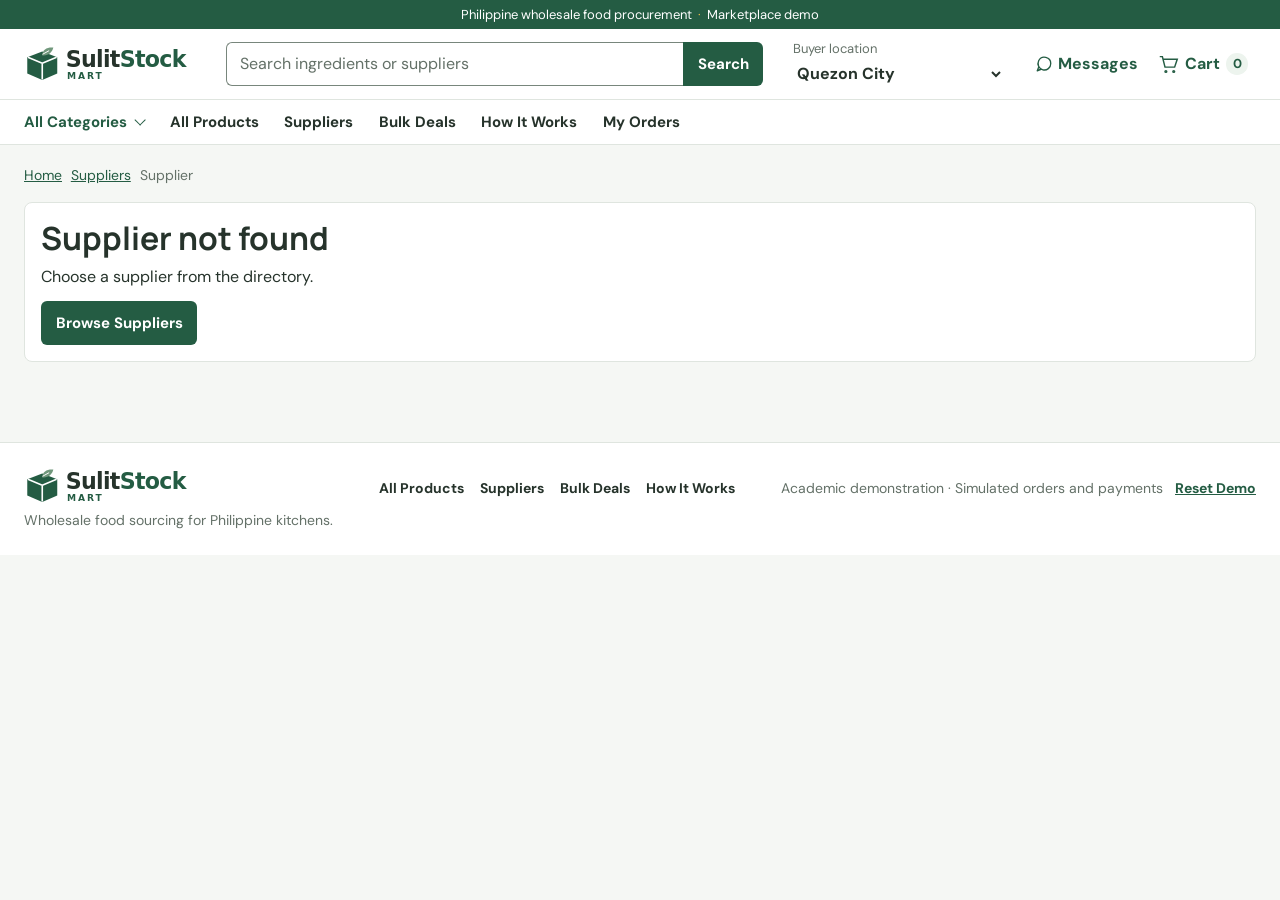
<file: supplier.html>
<!doctype html>
<html lang="en-PH">
<head>
  <meta charset="utf-8">
  <meta name="viewport" content="width=device-width, initial-scale=1">
  <meta name="description" content="Browse fictional Philippine food-service suppliers and their wholesale offers.">
  <title>Supplier Storefront | SulitStock Mart</title>
  <link rel="stylesheet" href="https://fonts.googleapis.com/css2?family=DM+Sans:wght@400;500;600;700&amp;family=Manrope:wght@600;700;800&amp;display=swap">
  <link rel="stylesheet" href="assets/css/tokens.css">
  <link rel="stylesheet" href="assets/css/main.css">
  <link rel="stylesheet" href="assets/css/messaging.css">
  <link rel="stylesheet" href="assets/css/suppliers.css">
  <script type="module">
    import('./assets/js/suppliers-page.js').catch(error => {
      document.getElementById('storefront').hidden = true;
      document.getElementById('store-load-error').hidden = false;
      console.error('Could not initialize supplier storefront', error);
    });
  </script>
</head>
<body>
  <a class="skip" href="#main">Skip to content</a>
  <header class="site-header">
    <p class="announcement">Philippine wholesale food procurement <span>·</span> Marketplace demo</p>
    <div class="wrap masthead">
      <button class="menu-toggle icon-button" id="menu-toggle" type="button" aria-expanded="false" aria-controls="navigation" aria-label="Menu">☰</button>
      <a class="logo" href="index.html"><img src="assets/images/brand/logo.svg" alt="SulitStock Mart" width="270" height="60"></a>
      <form class="search" role="search" action="products.html" method="get" id="marketplace-search">
        <label class="sr-only" for="search">Search products and suppliers</label>
        <input id="search" name="q" type="search" maxlength="160" placeholder="Search ingredients or suppliers">
        <button class="button primary" type="submit">Search</button>
      </form>
      <div class="location">
        <label for="buyer-location">Buyer location</label>
        <select id="buyer-location"></select>
      </div>
      <a class="cart" href="cart.html" aria-label="Cart, 0 supplier offers">
        <svg width="21" height="21" viewBox="0 0 24 24" fill="none" stroke="currentColor" stroke-width="1.7" aria-hidden="true"><path d="M2 3h3l3 12h11l3-9H6"/><circle cx="9" cy="20" r="1"/><circle cx="18" cy="20" r="1"/></svg>
        <span>Cart</span><span class="cart-count">0</span>
      </a>
    </div>
    <nav id="navigation" class="site-nav" aria-label="Main navigation">
      <div class="wrap nav-links">
        <details id="category-menu">
          <summary>All Categories</summary>
          <div class="category-menu" id="category-menu-items"></div>
        </details>
        <a href="products.html">All Products</a>
        <a href="suppliers.html" aria-current="page">Suppliers</a>
        <a href="index.html#bulk-deals">Bulk Deals</a>
        <a href="index.html#how-it-works">How It Works</a>
        <a href="orders.html">My Orders</a>
      </div>
    </nav>
  </header>

  <main id="main" class="wrap supplier-page" tabindex="-1">
    <nav class="supplier-breadcrumb" aria-label="Breadcrumb"><a href="index.html">Home</a><a href="suppliers.html">Suppliers</a><span id="store-crumb" aria-current="page">Supplier</span></nav>
    <section id="missing-supplier" class="supplier-empty" hidden>
      <h1>Supplier not found</h1><p>Choose a supplier from the directory.</p><a class="button primary" href="suppliers.html">Browse Suppliers</a>
    </section>
    <section id="store-load-error" class="supplier-empty" hidden role="alert">
      <h1>Supplier storefront could not load</h1>
      <p>Reload this page or choose a supplier from the directory.</p>
      <a class="button primary" href="suppliers.html">Browse Suppliers</a>
    </section>
    <div id="storefront" hidden>
      <header class="store-header">
        <div class="store-identity">
          <img id="store-image" class="merchant-logo" alt="" width="76" height="76">
          <div>
            <p class="fictional-label">Fictional demo supplier</p>
            <h1 id="store-name"></h1>
            <p class="store-type" id="store-type"></p>
            <p class="merchant-location"><svg class="merchant-icon" viewBox="0 0 24 24" width="18" height="18" aria-hidden="true" fill="none" stroke="currentColor" stroke-width="1.8" stroke-linecap="round" stroke-linejoin="round"><path d="M20 10c0 5-8 11-8 11S4 15 4 10a8 8 0 1 1 16 0Z"/><circle cx="12" cy="10" r="2.5"/></svg><span id="store-location"></span></p>
            <button class="button store-contact" type="button" data-demo="contact"><svg class="merchant-icon" viewBox="0 0 24 24" width="18" height="18" aria-hidden="true" fill="none" stroke="currentColor" stroke-width="1.8" stroke-linecap="round" stroke-linejoin="round"><path d="M21 11.5a8.3 8.3 0 0 1-.9 3.8 8.5 8.5 0 0 1-7.6 4.7 8.3 8.3 0 0 1-3.8-.9L3 21l1.9-5.7a8.3 8.3 0 0 1-.9-3.8 8.5 8.5 0 0 1 4.7-7.6 8.3 8.3 0 0 1 3.8-.9h.5a8.5 8.5 0 0 1 8 8Z"/></svg>Chat with Supplier</button>
          </div>
        </div>
        <dl class="store-metrics">
          <div><dt><svg class="merchant-icon" viewBox="0 0 24 24" width="18" height="18" aria-hidden="true" fill="none" stroke="currentColor" stroke-width="1.8" stroke-linecap="round" stroke-linejoin="round"><path d="m12 3 9 5v8l-9 5-9-5V8Zm0 9 9-4m-9 4L3 8m9 4v9"/></svg>Products</dt><dd id="store-total"></dd></div>
          <div><dt><svg class="merchant-icon" viewBox="0 0 24 24" width="18" height="18" aria-hidden="true" fill="none" stroke="currentColor" stroke-width="1.8" stroke-linecap="round" stroke-linejoin="round"><circle cx="12" cy="12" r="9"/><path d="M12 7v5l3 2"/></svg>Delivery lead time</dt><dd id="store-lead"></dd></div>
          <div><dt><svg class="merchant-icon" viewBox="0 0 24 24" width="18" height="18" aria-hidden="true" fill="none" stroke="currentColor" stroke-width="1.8" stroke-linecap="round" stroke-linejoin="round"><path d="M20 10c0 5-8 11-8 11S4 15 4 10a8 8 0 1 1 16 0Z"/><circle cx="12" cy="10" r="2.5"/></svg>Distance from buyer</dt><dd id="store-distance"></dd></div>
          <div><dt><svg class="merchant-icon" viewBox="0 0 24 24" width="18" height="18" aria-hidden="true" fill="none" stroke="currentColor" stroke-width="1.8" stroke-linecap="round" stroke-linejoin="round"><rect x="3" y="5" width="18" height="16" rx="2"/><path d="M16 3v4M8 3v4M3 10h18"/></svg>Operating hours</dt><dd id="store-hours"></dd></div>
          <div><dt><svg class="merchant-icon" viewBox="0 0 24 24" width="18" height="18" aria-hidden="true" fill="none" stroke="currentColor" stroke-width="1.8" stroke-linecap="round" stroke-linejoin="round"><path d="M1 5h14v12H1zM15 9h4l3 4v4h-7"/><circle cx="5" cy="18" r="2"/><circle cx="18" cy="18" r="2"/></svg>Fulfillment</dt><dd id="store-methods"></dd></div>
          <div><dt><svg class="merchant-icon" viewBox="0 0 24 24" width="18" height="18" aria-hidden="true" fill="none" stroke="currentColor" stroke-width="1.8" stroke-linecap="round" stroke-linejoin="round"><circle cx="12" cy="12" r="9"/><path d="m8 12 3 3 5-6"/></svg>Delivery availability</dt><dd id="store-delivery-status"></dd></div>
        </dl>
      </header>
      <nav id="store-tabs" class="store-tabs" aria-label="Shop sections"></nav>
      <div id="store-home">
        <section class="store-shelf" aria-labelledby="store-featured-title">
          <div class="section-head"><h2 id="store-featured-title">Featured Products</h2><a class="supplier-link" href="#all-products">Shop all products</a></div>
          <div class="offer-grid" id="store-featured"></div>
          <p id="store-featured-empty" class="supplier-muted" hidden>No products currently meet their minimum order stock.</p>
        </section>
        <section class="store-shelf" aria-labelledby="store-deals-title">
          <div class="section-head"><h2 id="store-deals-title">Wholesale Deals</h2><p>Savings apply at qualifying quantities.</p></div>
          <div class="offer-grid" id="store-deals"></div>
          <p id="store-deals-empty" class="supplier-muted" hidden>No wholesale discounts are currently reachable with available stock.</p>
        </section>
      </div>
      <section id="store-about" class="store-information" aria-labelledby="about-supplier" hidden>
        <div><h2 id="about-supplier">About this supplier</h2><p id="store-description"></p><h3>Wholesale purchasing</h3><p id="store-policy"></p><p>Minimum quantities and price breaks are listed per offer. Wholesale tiers apply to the full quantity once reached.</p></div>
        <div><h2>Fulfillment and coverage</h2><dl id="store-facts"></dl></div>
      </section>
      <section id="store-catalog" class="store-catalog" aria-labelledby="store-products" hidden>
        <h2 id="store-products">Supplier catalog</h2>
        <form id="supplier-filters" class="supplier-controls store-controls" role="search" aria-label="Search this supplier’s catalog">
          <label>Search this supplier’s products<input name="q" type="search" maxlength="160" placeholder="Ingredient or product name"></label>
          <label id="store-category-filter">Product category<select name="category"><option value="">All categories</option></select></label>
          <button class="button supplier-outline" type="reset">Clear filters</button>
        </form>
        <div class="supplier-results-bar"><p id="supplier-count" role="status"></p><p id="distance-note" class="supplier-muted"></p></div>
        <div class="offer-grid" id="supplier-results"></div>
        <section id="supplier-empty" class="supplier-empty" hidden><h3>No matching offers</h3><p>Try another search or select a different category.</p></section>
      </section>
    </div>
    <noscript><p>Enable JavaScript to view this supplier and its offers.</p></noscript>
  </main>

  <footer class="site-footer">
    <div class="wrap footer-inner">
      <div><img src="assets/images/brand/logo.svg" alt="SulitStock Mart" width="270" height="60"><p>Wholesale food sourcing for Philippine kitchens.</p></div>
      <nav aria-label="Footer navigation"><a href="products.html">All Products</a><a href="suppliers.html">Suppliers</a><a href="index.html#bulk-deals">Bulk Deals</a><a href="index.html#how-it-works">How It Works</a></nav>
      <p class="footer-note">Academic demonstration · Simulated orders and payments</p>
    </div>
  </footer>

  <template id="offer-template">
    <article class="offer">
      <a class="offer-photo"><img width="360" height="270" alt=""><span class="image-fallback" hidden>Photo unavailable</span></a>
      <div class="offer-body">
        <h3><a class="text-button offer-name"></a></h3>
        <p class="offer-price"><strong></strong> <span class="offer-unit"></span></p>
        <p class="offer-minimum"></p>
        <div class="offer-supplier"><strong></strong><p><span class="offer-city"></span> <span aria-hidden="true">·</span> <span class="offer-distance"></span></p></div>
        <div class="offer-actions">
          <a class="button primary" data-review-offer>Add to Cart</a>
          <button class="text-button contact" type="button" data-demo="contact">Contact Supplier</button>
        </div>
      </div>
    </article>
  </template>
</body>
</html>
</file>
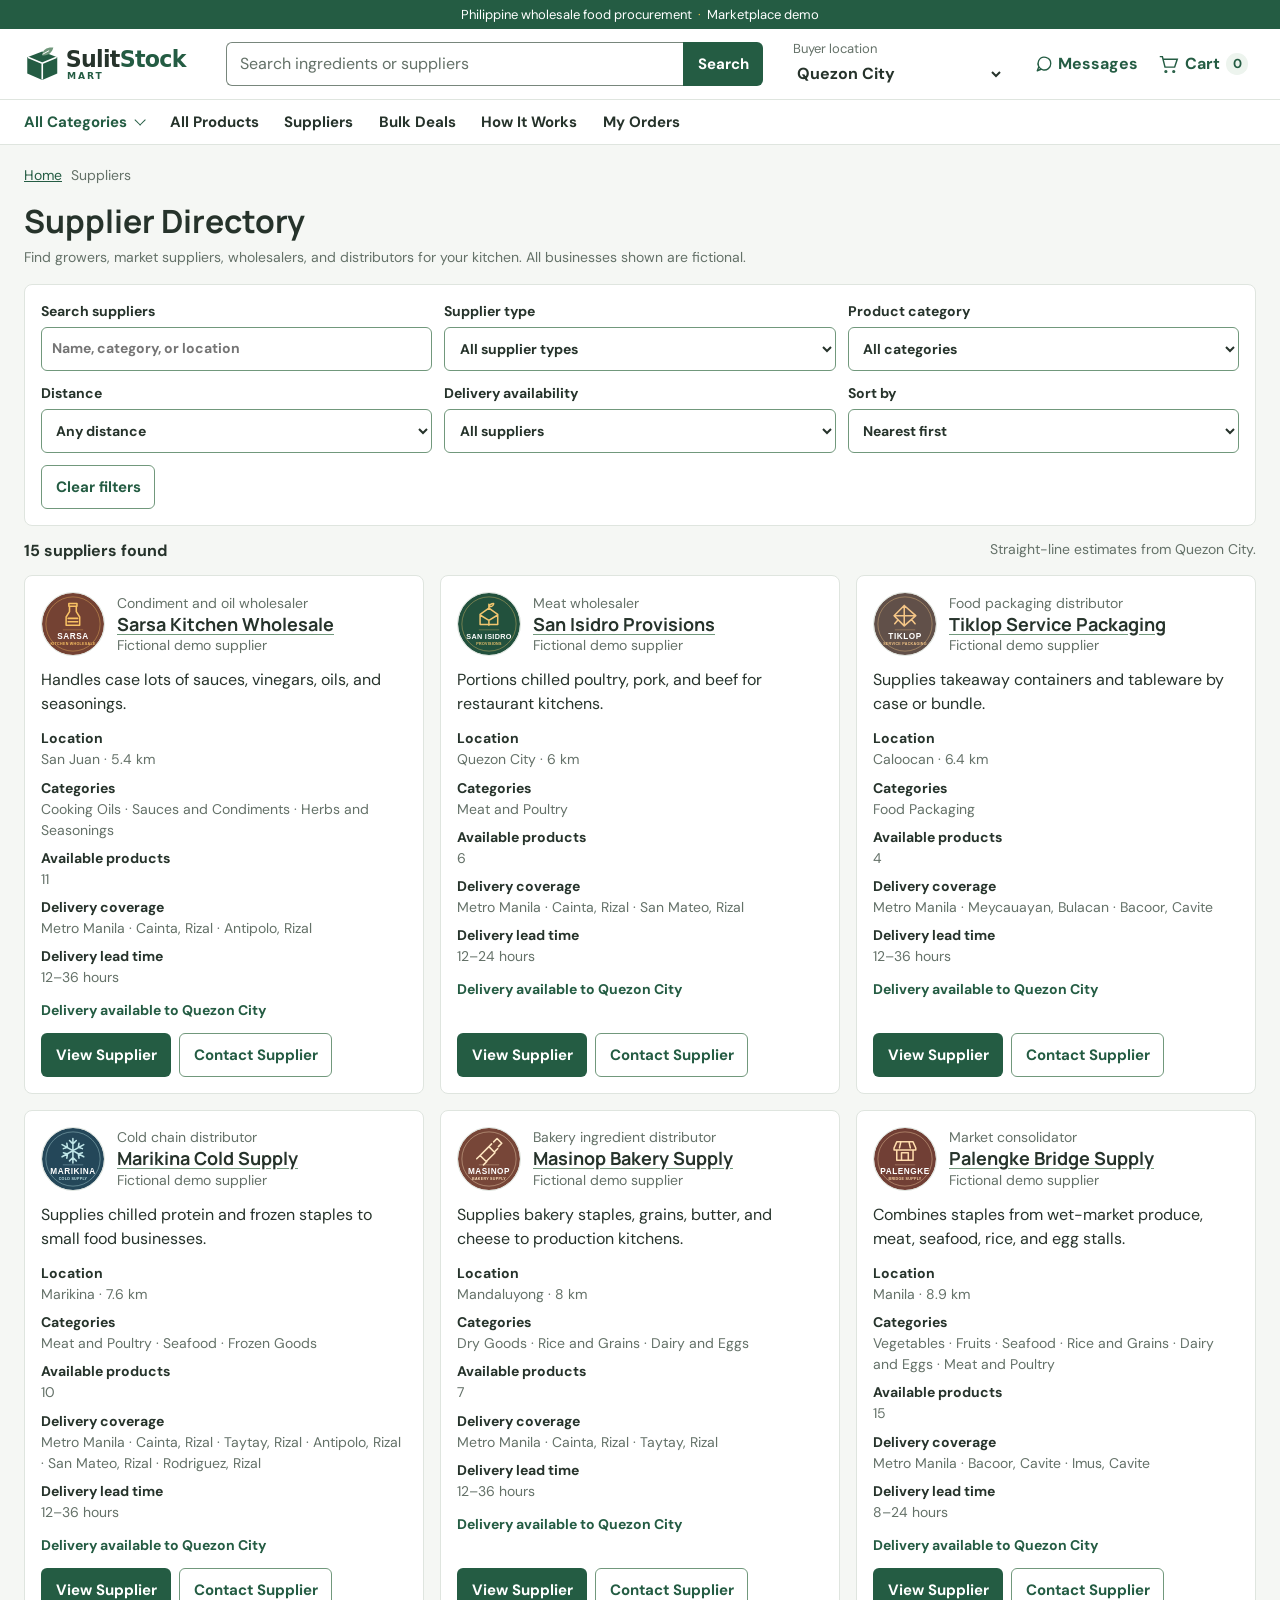
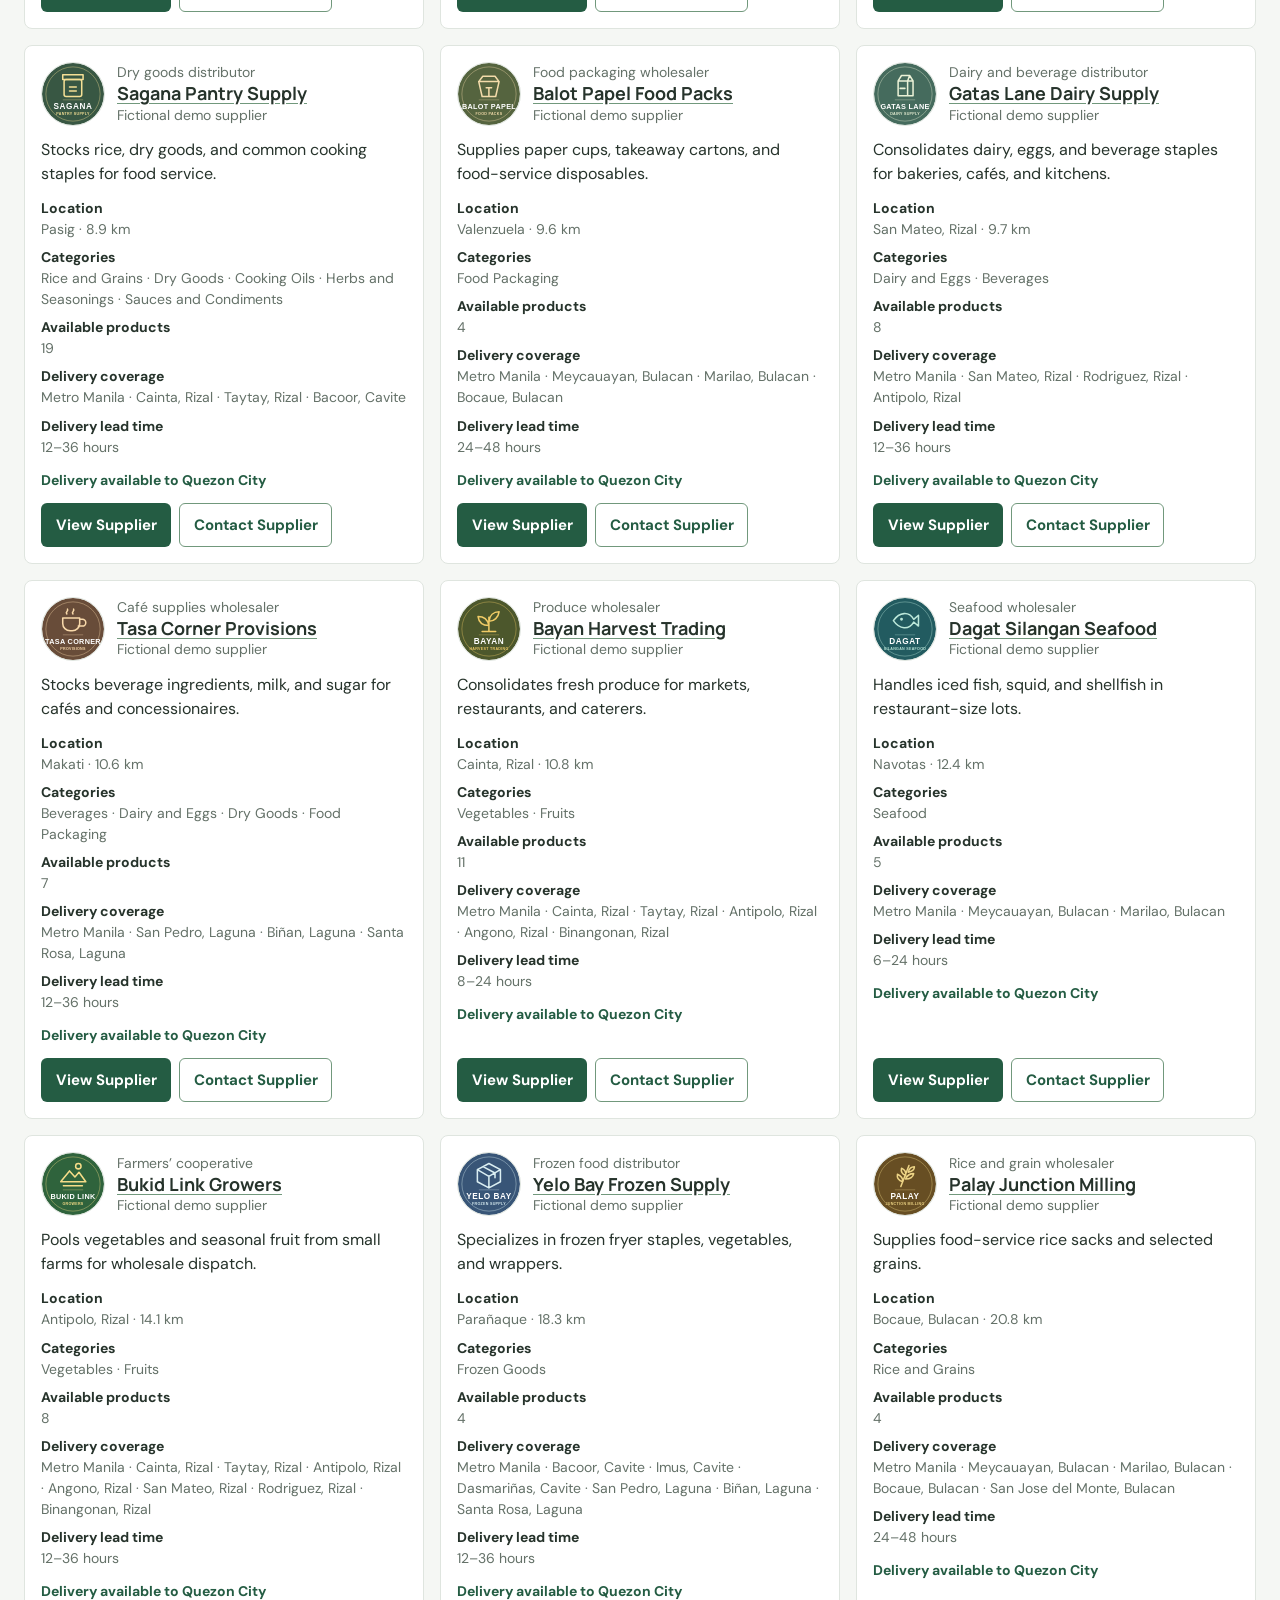
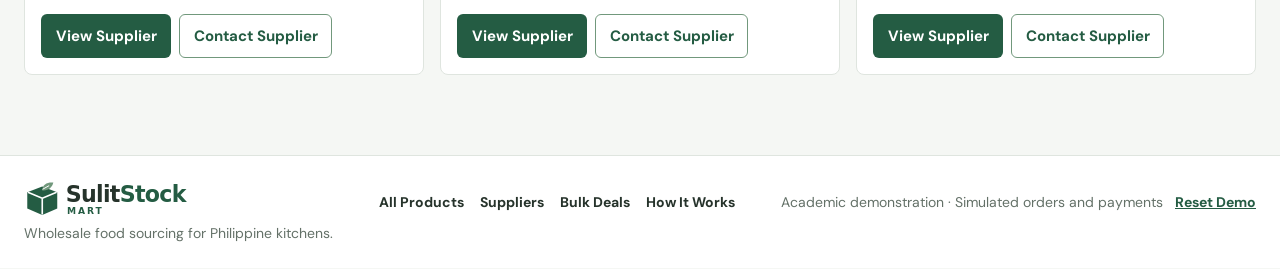
<file: suppliers.html>
<!doctype html>
<html lang="en-PH">
<head>
  <meta charset="utf-8">
  <meta name="viewport" content="width=device-width, initial-scale=1">
  <meta name="description" content="Browse fictional Philippine food-service suppliers and their wholesale offers.">
  <title>Supplier Directory | SulitStock Mart</title>
  <link rel="stylesheet" href="https://fonts.googleapis.com/css2?family=DM+Sans:wght@400;500;600;700&amp;family=Manrope:wght@600;700;800&amp;display=swap">
  <link rel="stylesheet" href="assets/css/tokens.css">
  <link rel="stylesheet" href="assets/css/main.css">
  <link rel="stylesheet" href="assets/css/messaging.css">
  <link rel="stylesheet" href="assets/css/suppliers.css">
  <script type="module" src="assets/js/suppliers-page.js"></script>
</head>
<body>
  <a class="skip" href="#main">Skip to content</a>
  <header class="site-header">
    <p class="announcement">Philippine wholesale food procurement <span>·</span> Marketplace demo</p>
    <div class="wrap masthead">
      <button class="menu-toggle icon-button" id="menu-toggle" type="button" aria-expanded="false" aria-controls="navigation" aria-label="Menu">☰</button>
      <a class="logo" href="index.html"><img src="assets/images/brand/logo.svg" alt="SulitStock Mart" width="270" height="60"></a>
      <form class="search" role="search" action="products.html" method="get" id="marketplace-search">
        <label class="sr-only" for="search">Search products and suppliers</label>
        <input id="search" name="q" type="search" maxlength="160" placeholder="Search ingredients or suppliers">
        <button class="button primary" type="submit">Search</button>
      </form>
      <div class="location">
        <label for="buyer-location">Buyer location</label>
        <select id="buyer-location"></select>
      </div>
      <a class="cart" href="cart.html" aria-label="Cart, 0 supplier offers">
        <svg width="21" height="21" viewBox="0 0 24 24" fill="none" stroke="currentColor" stroke-width="1.7" aria-hidden="true"><path d="M2 3h3l3 12h11l3-9H6"/><circle cx="9" cy="20" r="1"/><circle cx="18" cy="20" r="1"/></svg>
        <span>Cart</span><span class="cart-count">0</span>
      </a>
    </div>
    <nav id="navigation" class="site-nav" aria-label="Main navigation">
      <div class="wrap nav-links">
        <details id="category-menu">
          <summary>All Categories</summary>
          <div class="category-menu" id="category-menu-items"></div>
        </details>
        <a href="products.html">All Products</a>
        <a href="suppliers.html" aria-current="page">Suppliers</a>
        <a href="index.html#bulk-deals">Bulk Deals</a>
        <a href="index.html#how-it-works">How It Works</a>
        <a href="orders.html">My Orders</a>
      </div>
    </nav>
  </header>

  <main id="main" class="wrap supplier-page" tabindex="-1">
    <nav class="supplier-breadcrumb" aria-label="Breadcrumb"><a href="index.html">Home</a><span aria-current="page">Suppliers</span></nav>
    <h1>Supplier Directory</h1>
    <p class="supplier-muted">Find growers, market suppliers, wholesalers, and distributors for your kitchen. All businesses shown are fictional.</p>
    <form id="supplier-filters" class="supplier-controls" role="search" aria-label="Filter suppliers">
      <label class="supplier-search">Search suppliers<input name="q" type="search" maxlength="160" placeholder="Name, category, or location"></label>
      <label>Supplier type<select name="type"><option value="">All supplier types</option></select></label>
      <label>Product category<select name="category"><option value="">All categories</option></select></label>
      <label>Distance<select name="distance"><option value="">Any distance</option><option value="5">Within 5 km</option><option value="15">Within 15 km</option><option value="30">Within 30 km</option></select></label>
      <label>Delivery availability<select name="delivery"><option value="">All suppliers</option><option value="covered">Delivery available</option><option value="uncovered">Outside delivery coverage</option></select></label>
      <label>Sort by<select name="sort"><option value="nearest">Nearest first</option><option value="farthest">Farthest first</option><option value="name">Supplier name A–Z</option><option value="type">Supplier type A–Z</option><option value="category">Primary category A–Z</option><option value="delivery">Delivery available first</option></select></label>
      <button class="button supplier-outline" type="reset">Clear filters</button>
    </form>
    <div class="supplier-results-bar"><p id="supplier-count" role="status"></p><p id="distance-note" class="supplier-muted"></p></div>
    <div id="supplier-results" class="directory-grid"></div>
    <section id="supplier-empty" class="supplier-empty" hidden><h2>No suppliers found</h2><p>Try another search or clear the filters.</p></section>
    <noscript><p>Enable JavaScript to browse the supplier directory.</p></noscript>
  </main>

  <footer class="site-footer">
    <div class="wrap footer-inner">
      <div><img src="assets/images/brand/logo.svg" alt="SulitStock Mart" width="270" height="60"><p>Wholesale food sourcing for Philippine kitchens.</p></div>
      <nav aria-label="Footer navigation"><a href="products.html">All Products</a><a href="suppliers.html">Suppliers</a><a href="index.html#bulk-deals">Bulk Deals</a><a href="index.html#how-it-works">How It Works</a></nav>
      <p class="footer-note">Academic demonstration · Simulated orders and payments</p>
    </div>
  </footer>

</body>
</html>
</file>
<file: assets/css/tokens.css>
:root {
  --forest: #245c43;
  --leaf: #71987c;
  --gold: #e9b949;
  --background: #f5f7f4;
  --surface: #ffffff;
  --text: #26332b;
  --muted: #647168;
  --border: #dfe5df;
  --control-border: #78867c;
  --primary-hover: #1b4b36;
  --primary-active: #153c2b;
  --secondary-hover: #edf4ee;
  --secondary-active: #dce9df;
  --focus: #245c43;
  --disabled: #e7ece7;
  --disabled-text: #526056;
  --error: #922b32;
  --error-bg: #fbecee;
  --warning: #67480f;
  --warning-bg: #fff3d5;
  --success: #245c43;
  --success-bg: #e9f4eb;

  --font-heading: Manrope, "Avenir Next", system-ui, sans-serif;
  --font-body: "DM Sans", "Segoe UI", system-ui, sans-serif;
  --size-hero: clamp(2.25rem, 2rem + 1vw, 2.5rem);
  --size-page: clamp(1.75rem, 1.6rem + .6vw, 2rem);
  --size-section: 1.5rem;
  --size-product: 1rem;
  --size-price: clamp(1.375rem, 1.25rem + .4vw, 1.5rem);
  --size-body: 1rem;
  --size-body-small: .875rem;
  --size-supplier: .875rem;
  --weight-semibold: 600;
  --weight-bold: 700;
  --leading-heading: 1.2;
  --leading-body: 1.5;

  --space-1: .25rem;
  --space-2: .5rem;
  --space-3: .75rem;
  --space-4: 1rem;
  --space-5: 1.25rem;
  --space-6: 1.5rem;
  --space-8: 2rem;
  --space-10: 2.5rem;
  --content-max: 90rem;
  --grid-gap: 1rem;
  --section-space: clamp(2rem, 1.75rem + 1vw, 2.5rem);
  --radius-card: .5rem;
  --radius-button: .375rem;
  --filter-width: 15.625rem;
  --hero-height: clamp(15rem, 12rem + 5vw, 18.75rem);
  --target: 2.75rem;
  --shadow-overlay: 0 8px 24px rgb(38 51 43 / .12);
}
</file>
<file: assets/css/main.css>
* { box-sizing: border-box; }
html { scroll-behavior: smooth; }
body { margin: 0; color: var(--text); background: var(--background); font: var(--size-body)/var(--leading-body) var(--font-body); }
h1, h2, h3, p, ul, ol { margin: 0; }
h1, h2, h3 { font-family: var(--font-heading); line-height: var(--leading-heading); }
h2 { font-size: var(--size-section); }
h3 { font-size: var(--size-product); }
img { display: block; max-width: 100%; }
a { color: inherit; text-decoration: none; }
button, input, select { font: inherit; }
button, select, summary { cursor: pointer; }
:focus-visible { outline: 2px solid var(--focus); outline-offset: 3px; }
[hidden] { display: none !important; }
.wrap { width: min(calc(100% - 3rem), var(--content-max)); margin-inline: auto; }
.sr-only, .skip:not(:focus) { position: absolute; width: 1px; height: 1px; overflow: hidden; clip-path: inset(50%); white-space: nowrap; }
.skip:focus { position: fixed; z-index: 5; inset: .5rem auto auto .5rem; background: var(--surface); padding: .5rem 1rem; }

.site-header { background: var(--surface); }
.announcement { padding: .3rem .5rem; background: var(--forest); color: var(--surface); text-align: center; font-size: .8125rem; }
.announcement span { margin-inline: .2rem; color: var(--gold); }
.masthead { display: grid; grid-template-columns: 11rem minmax(12rem, 1fr) auto auto; grid-template-areas: "logo search location cart"; gap: clamp(.75rem, 2vw, 2rem); align-items: center; padding-block: .65rem; }
.logo { grid-area: logo; }
.logo img, .site-footer img { width: 11rem; height: auto; }
.search { grid-area: search; display: flex; min-width: 0; }
.search input { flex: 1; min-width: 0; padding-inline: .85rem; border: 1px solid var(--control-border); border-right: 0; border-radius: var(--radius-button) 0 0 var(--radius-button); background: var(--surface); color: var(--text); }
.search input::placeholder { color: var(--muted); }
.search .button { border-radius: 0 var(--radius-button) var(--radius-button) 0; }
.location { grid-area: location; display: grid; }
.location label { padding-inline: .25rem; font-size: .8125rem; color: var(--muted); }
.location select { min-height: 1.875rem; padding: 0 1.3rem 0 .25rem; border: 0; border-radius: var(--radius-button); color: var(--text); background: var(--surface); font-weight: 700; }
.cart { grid-area: cart; display: inline-flex; align-items: center; gap: .4rem; justify-self: end; min-height: var(--target); border: 0; border-radius: var(--radius-button); padding: .25rem .5rem; background: transparent; color: var(--forest); font-weight: 700; }
.cart-count { display: grid; place-items: center; min-width: 1.35rem; height: 1.35rem; padding-inline: .15rem; background: var(--secondary-hover); border-radius: 50%; font-size: .8125rem; }
.cart:hover, .icon-button:hover { background: var(--secondary-hover); }
.site-nav { border-block: 1px solid var(--border); }
.nav-links { display: flex; flex-wrap: wrap; align-items: center; gap: .15rem 1.6rem; font-size: .9375rem; font-weight: 700; }
.nav-links > a, .nav-links summary { display: flex; align-items: center; min-height: var(--target); }
.nav-links > a:hover, .text-button:hover, .site-footer a:hover { color: var(--forest); text-decoration: underline; }
.nav-links details { position: relative; }
.nav-links summary { gap: .55rem; color: var(--forest); list-style: none; }
.nav-links summary::-webkit-details-marker { display: none; }
.nav-links summary::after { content: ""; width: .45rem; height: .45rem; border: solid currentColor; border-width: 0 1.5px 1.5px 0; transform: rotate(45deg); margin-top: -.25rem; }
.category-menu { position: absolute; z-index: 2; top: 100%; left: 0; display: grid; grid-template-columns: repeat(2, minmax(9rem, 1fr)); width: max-content; gap: .1rem .5rem; padding: .65rem; background: var(--surface); border: 1px solid var(--border); border-radius: var(--radius-card); box-shadow: var(--shadow-overlay); }
.category-menu > * { display: flex; align-items: center; text-align: left; min-height: var(--target); padding: .35rem .5rem; border: 0; background: transparent; color: var(--text); border-radius: var(--radius-button); font-weight: 600; }
.category-menu > *:hover { background: var(--secondary-hover); }
.menu-toggle { display: none; grid-area: menu; }

.button, .icon-button { min-height: var(--target); border-radius: var(--radius-button); font-weight: 700; }
.button { display: inline-flex; align-items: center; justify-content: center; text-align: center; padding: .45rem .85rem; border: 1px solid transparent; font-size: .9375rem; line-height: 1.2; }
.primary { background: var(--forest); color: var(--surface); }
.primary:hover { background: var(--primary-hover); }
.primary:active { background: var(--primary-active); }
.icon-button { width: var(--target); border: 1px solid var(--border); background: var(--surface); color: var(--forest); line-height: 1; }
.icon-button:disabled { color: var(--disabled-text); background: var(--disabled); cursor: default; }

.hero { position: relative; display: grid; grid-template-columns: minmax(0, 1fr) minmax(0, 1.13fr); align-items: stretch; min-height: var(--hero-height); overflow: hidden; margin-top: 1.15rem; border-radius: var(--radius-card); background: var(--forest); color: var(--surface); }
.hero-copy { z-index: 1; align-self: center; padding: clamp(1.25rem, 3.5vw, 3rem); }
.hero h1 { font-size: var(--size-hero); font-weight: 800; letter-spacing: -.035em; }
.hero p { max-width: 29rem; margin-top: .7rem; color: #f0f5f0; }
.hero img { width: 100%; height: 100%; min-height: 0; object-fit: cover; position: absolute; inset: 0 0 0 auto; width: 53%; }
.hero-actions { display: flex; flex-wrap: wrap; gap: .65rem; margin-top: 1.2rem; }
.hero-actions :focus-visible { outline-color: var(--surface); }
.hero-primary { background: var(--gold); color: var(--text); }
.hero-primary:hover { background: #f4cd70; }
.hero-secondary { color: var(--surface); border-color: #b3cebd; }
.hero-secondary:hover { background: var(--primary-hover); }

.home-section { margin-top: var(--section-space); scroll-margin-top: 1rem; }
.section-head { display: flex; flex-wrap: wrap; gap: .45rem 1rem; align-items: baseline; justify-content: space-between; margin-bottom: .8rem; }
.section-head p, .section-note { color: var(--muted); font-size: .875rem; }
.shelf-links { display: flex; gap: 1rem; color: var(--forest); font-size: .875rem; font-weight: 700; }
.shelf-links a { display: inline-flex; align-items: center; min-height: var(--target); }
.shelf-links a:hover { text-decoration: underline; }
.section-note { margin-top: -.4rem; margin-bottom: .8rem; }
.scroll-controls { display: flex; gap: .4rem; align-self: center; }
.scroll-controls .icon-button { font-size: 1.45rem; }
.category-list { display: flex; gap: .55rem; padding: .25rem .3rem .55rem; overflow-x: auto; list-style: none; scrollbar-color: var(--leaf) var(--background); }
.category-list li { flex: 1 0 6.1rem; }
.category-tile { display: flex; flex-direction: column; align-items: center; gap: .4rem; width: 100%; height: 100%; min-height: 6.25rem; padding: .4rem .25rem; border: 1px solid transparent; border-radius: var(--radius-card); background: var(--surface); text-align: center; color: var(--text); font-size: .8125rem; font-weight: 700; line-height: 1.25; }
.category-tile:hover { border-color: var(--leaf); }
.category-tile img { object-fit: contain; border-radius: .4rem; }

.offer-grid, .supplier-grid { display: grid; gap: var(--grid-gap); grid-template-columns: repeat(5, minmax(0, 1fr)); }
.offer { display: flex; flex-direction: column; min-width: 0; background: var(--surface); border: 1px solid var(--border); border-radius: var(--radius-card); }
.offer-photo { display: grid; place-items: center; width: 100%; aspect-ratio: 4 / 3; border: 0; border-radius: var(--radius-card) var(--radius-card) 0 0; background: #faf6f1; color: var(--muted); padding: 0; }
.offer-photo img { width: 100%; height: 100%; min-height: 0; object-fit: contain; border-radius: inherit; }
.image-fallback { font-size: .875rem; }
.offer-body { display: flex; flex-direction: column; flex: 1; padding: .75rem; }
.offer-name, .text-button { border: 0; background: transparent; padding: 0; text-align: left; color: inherit; font-weight: 700; }
.offer-price { margin-top: .35rem; color: var(--forest); line-height: 1.25; }
.offer-price strong { font-family: var(--font-heading); font-size: var(--size-price); font-variant-numeric: tabular-nums; }
.offer-unit, .offer-minimum, .offer-supplier { font-size: .875rem; }
.offer-unit { white-space: nowrap; }
.offer-minimum { margin-top: .3rem; color: var(--muted); }
.offer-supplier { margin-block: .65rem .35rem; overflow-wrap: anywhere; }
.offer-supplier p, .supplier p { color: var(--muted); }
.offer-actions { display: grid; gap: .1rem; margin-top: auto; }
.offer-actions .button { width: 100%; }
.contact { text-align: center; min-height: var(--target); color: var(--forest); font-size: .875rem; }

.deals { background: var(--warning-bg); border-radius: var(--radius-card); padding: var(--space-4); }
.supplier-grid { grid-template-columns: repeat(4, minmax(0, 1fr)); }
.supplier { display: grid; align-content: start; gap: .35rem; padding: 1rem; border: 1px solid var(--border); border-radius: var(--radius-card); background: var(--surface); overflow-wrap: anywhere; }
.featured-merchant { display: flex; align-items: center; gap: .5rem; min-width: 0; }
.supplier p { font-size: .875rem; }
.supplier .text-button { min-height: var(--target); color: var(--forest); justify-self: start; font-size: .875rem; }
.how { background: var(--success-bg); padding: 1.35rem; border-radius: var(--radius-card); }
.steps { display: grid; grid-template-columns: repeat(3, minmax(0, 1fr)); gap: 1rem 2rem; padding: 0 0 0 1.2rem; margin-top: 1rem; }
.steps li::marker { color: var(--forest); font-weight: 800; }
.steps p { margin-top: .35rem; color: var(--muted); }
.site-footer { margin-top: var(--section-space); border-top: 1px solid var(--border); background: var(--surface); }
.footer-inner { display: flex; flex-wrap: wrap; align-items: flex-start; justify-content: space-between; gap: 1rem 2rem; padding-block: 1.5rem; }
.site-footer nav { display: flex; flex-wrap: wrap; gap: .5rem 1rem; }
.site-footer a { display: inline-flex; align-items: center; min-height: var(--target); font-size: .875rem; font-weight: 700; }
.site-footer p { font-size: .875rem; color: var(--muted); }
.site-footer img { margin-bottom: .25rem; }
.no-script { padding: 1rem; }

dialog { width: min(30rem, calc(100% - 2rem)); padding: 1.4rem; border: 1px solid var(--border); border-radius: var(--radius-card); background: var(--surface); color: var(--text); box-shadow: var(--shadow-overlay); }
dialog::backdrop { background: rgb(38 51 43 / .55); }
dialog p { margin-block: .55rem 1rem; }

@media (max-width: 81rem) { .offer-grid { grid-template-columns: repeat(4, minmax(0, 1fr)); } }
@media (max-width: 59rem) {
  .offer-grid { grid-template-columns: repeat(3, minmax(0, 1fr)); }
  .supplier-grid { grid-template-columns: repeat(2, minmax(0, 1fr)); }
}
@media (max-width: 51rem) {
  .masthead { grid-template-columns: auto minmax(0, 1fr) auto; grid-template-areas: "menu logo cart" "search search search" "location location location"; gap: .5rem .65rem; }
  .location { display: flex; align-items: center; gap: .4rem; }
  .location select { min-height: var(--target); }
  .cart { padding-inline: .25rem; }
  .menu-toggle { display: block; }
  .site-nav { display: none; }
  .masthead:has(.menu-toggle[aria-expanded="true"]) + .site-nav { display: block; }
  .nav-links { display: grid; gap: 0; padding-block: .35rem; }
  .category-menu { position: static; width: 100%; grid-template-columns: repeat(2, minmax(0, 1fr)); box-shadow: none; }
}
@media (max-width: 43rem) {
  .wrap { width: calc(100% - 1.5rem); }
  .hero { grid-template-columns: 1fr; }
  .hero img { position: static; width: 100%; height: clamp(7rem, 22vw, 10rem); }
  .hero h1 { font-size: 2rem; }
  .offer-grid { grid-template-columns: repeat(2, minmax(0, 1fr)); }
  .steps { grid-template-columns: 1fr; }
}
@media (max-width: 23rem) {
  .offer-grid, .supplier-grid { grid-template-columns: 1fr; }
  .hero .button { flex: 1 1 auto; }
}
@media (prefers-reduced-motion: reduce) { html { scroll-behavior: auto; } }

/* Keep the homepage's curated shelves in complete rows at each grid width. */
@media (59rem < width <= 81rem), (23rem < width <= 43rem) {
  .offer-grid[data-shelf] .offer:nth-child(n + 5) { display: none; }
}
@media (43rem < width <= 59rem) {
  .offer-grid[data-shelf] .offer:nth-child(n + 4) { display: none; }
}


.offer-photo:hover + .offer-body .offer-name { text-decoration: underline; }
.offer-stock { margin-top: var(--space-1); font-size: .875rem; font-weight: 600; }
[data-stock="in-stock"] { color: var(--success); }
[data-stock="low-stock"] { color: var(--warning); }
[data-stock="insufficient-stock"], [data-stock="out-of-stock"] { color: var(--error); }
.button:disabled { color: var(--disabled-text); background: var(--disabled); cursor: default; }

.cart-notice { position: fixed; z-index: 4; inset: auto 1rem 1rem auto; display: grid; grid-template-columns: minmax(0, 1fr) var(--target); gap: var(--space-1) var(--space-3); width: min(27rem, calc(100% - 2rem)); padding: var(--space-3); background: var(--surface); color: var(--text); border: 1px solid var(--border); border-left: 4px solid var(--forest); border-radius: var(--radius-card); box-shadow: var(--shadow-overlay); }
.cart-notice[data-error="true"] { border-left-color: var(--error); }
.cart-notice p { font-size: .875rem; }
.cart-notice a { justify-self: start; display: inline-flex; align-items: center; min-height: var(--target); color: var(--forest); text-decoration: underline; font-weight: 700; }
.cart-notice button { grid-area: 1 / 2 / 3 / 3; align-self: start; }
.footer-demo-controls { display: flex; flex-wrap: wrap; gap: .25rem .75rem; align-items: center; }
.footer-demo-controls .reset-demo { color: var(--forest); font-size: .875rem; text-decoration: underline; min-height: var(--target); }
.reset-demo-actions { display: flex; flex-wrap: wrap; gap: var(--space-2); }
.reset-demo-actions [value="back"] { border: 1px solid var(--control-border); background: var(--surface); color: var(--forest); }

.supplier-link { text-decoration: underline; text-decoration-color: var(--leaf); text-underline-offset: .16em; }
.supplier-link:hover { color: var(--forest); text-decoration-color: currentColor; }
.merchant-logo { display: block; flex: none; border-radius: 50%; border: 1px solid var(--border); object-fit: contain; background: var(--background); }

.merchant-icon { display: block; width: 18px; height: 18px; flex: 0 0 18px; }
.merchant-location { display: flex; align-items: flex-start; gap: .3rem; }
.merchant-location .merchant-icon { margin-top: .1rem; }

.offer-photo { overflow: hidden; }

:is(.offer-photo, .product-photo) .image-fallback {
  display: grid;
  justify-items: center;
  gap: .3rem;
  padding: .3rem;
  text-align: center;
}
:is(.offer-photo, .product-photo) .image-fallback::before {
  content: "";
  width: 2.1rem;
  height: 2.1rem;
  background: center / contain no-repeat url("../images/products/unavailable.svg");
}
</file>
<file: assets/css/messaging.css>
.header-actions { grid-area: cart; display: flex; align-items: center; justify-self: end; gap: .35rem; }
.header-messages { position: relative; display: flex; align-items: center; gap: .35rem; min-height: var(--target); padding-inline: .35rem; color: var(--forest); font-weight: 700; }
.header-messages svg { flex: none; }
.header-messages:hover, .header-messages[aria-current] { text-decoration: underline; }
.header-unread, .conversation-unread { display: inline-flex; align-items: center; justify-content: center; min-width: 1.2rem; padding: 0 .26rem; border-radius: 1rem; background: var(--forest); color: var(--surface); font-size: .75rem; font-weight: 700; }

.message-widget { position: fixed; inset: auto 1rem 1rem auto; margin: 0; padding: 0; width: min(28rem, calc(100vw - 2rem)); max-width: none; max-height: min(48rem, calc(100dvh - 2rem)); border: 1px solid var(--border); border-radius: var(--radius-card); box-shadow: 0 12px 36px rgb(38 51 43 / .24); }
.message-widget::backdrop { background: rgb(38 51 43 / .25); }
.message-widget[open], .message-panel:not(dialog) { display: flex; flex-direction: column; }
.message-panel { min-height: 0; min-width: 0; background: var(--surface); color: var(--text); }
.message-panel p { margin: 0; }
.message-panel-header { display: flex; align-items: center; justify-content: space-between; gap: .5rem; padding: .65rem .85rem; border-bottom: 1px solid var(--border); background: var(--forest); color: var(--surface); }
.message-identity, .message-window-actions { display: flex; align-items: center; gap: .5rem; min-width: 0; }
.message-identity h2 { font-size: 1rem; overflow-wrap: anywhere; }
.message-identity p { font-size: .78rem; color: #e5f0e8; }
.message-window-actions .icon-button { width: 2.3rem; min-height: 2.3rem; font-size: 1.15rem; }
.message-disclosure, .message-context { padding: .4rem .85rem; font-size: .78rem; }
.message-disclosure { color: var(--muted); background: var(--background); }
.message-context { border-top: 1px solid var(--border); font-weight: 700; color: var(--forest); }
.message-history { overflow-y: auto; overscroll-behavior: contain; padding: .7rem .85rem; flex: 1 1 auto; min-height: 6rem; height: clamp(12rem, 45dvh, 30rem); background: var(--background); }
.message-row { display: flex; flex-direction: column; align-items: flex-start; margin-bottom: .75rem; }
.message-row:last-child { margin-bottom: 0; }
.message-buyer { align-items: flex-end; }
.message-meta { display: flex; flex-wrap: wrap; gap: .2rem .45rem; color: var(--muted); font-size: .72rem; }
.message-bubble { max-width: min(92%, 34rem); padding: .5rem .65rem; margin-top: .15rem; border: 1px solid var(--border); border-radius: var(--radius-card); background: var(--surface); overflow-wrap: anywhere; white-space: pre-line; font-size: .875rem; }
.message-buyer .message-bubble { color: var(--surface); background: var(--forest); border-color: var(--forest); }
.message-suggestions, .message-options { display: flex; flex-wrap: wrap; gap: .35rem; }
.message-suggestions { flex-wrap: nowrap; overflow-x: auto; padding: .45rem .85rem; }
.message-suggestions button { flex: none; }
.message-options { margin-top: .4rem; }
.message-option { padding: .25rem .5rem; min-height: 2rem; border: 1px solid var(--leaf); border-radius: var(--radius-button); background: var(--surface); color: var(--forest); font-size: .79rem; font-weight: 700; }
.message-option:hover { background: var(--secondary-hover); }
.message-compose { display: grid; grid-template-columns: minmax(0, 1fr) auto; gap: .5rem; padding: .45rem .85rem .7rem; }
.message-compose input, .conversation-search input, .message-quote input, .message-quote select, .message-quote textarea { width: 100%; min-width: 0; min-height: var(--target); padding: .4rem .55rem; border: 1px solid var(--control-border); border-radius: var(--radius-button); background: var(--surface); color: var(--text); font: inherit; font-size: .875rem; }
.message-typing, .message-feedback { padding: .25rem .85rem; color: var(--forest); font-size: .8rem; overflow-wrap: anywhere; }
.message-product { display: grid; grid-template-columns: minmax(2.8rem, 4.25rem) minmax(0, 1fr); gap: .55rem; padding: .35rem; margin-top: .45rem; border: 1px solid var(--border); border-radius: var(--radius-card); font-size: .8rem; }
.message-product-photo { display: grid; place-items: center; background: #faf6f1; text-align: center; overflow: hidden; }
.message-product-photo img { width: 100%; object-fit: contain; }
.message-product-photo .image-fallback { position: static; font-size: .65rem; }
.message-price { color: var(--forest); font-weight: 700; }
.message-stock { color: var(--muted); }
.message-product a { display: inline-flex; align-items: center; min-height: 1.7rem; color: var(--forest); font-weight: 700; }
.message-empty { padding: .65rem; color: var(--muted); font-size: .875rem; }
.message-quote { overflow-y: auto; flex: 1 0 auto; max-height: min(48dvh, 25rem); padding: .7rem .85rem; border-top: 1px solid var(--border); }
.message-quote-head { display: flex; align-items: center; justify-content: space-between; gap: .5rem; }
.message-quote-head button { min-height: 2.25rem; }
.message-quote > p { margin: .3rem 0; color: var(--muted); font-size: .8rem; }
.message-quote-fields { display: grid; grid-template-columns: repeat(2, minmax(0, 1fr)); gap: .45rem; margin-bottom: .5rem; }
.message-quote-fields label { display: grid; align-content: start; gap: .2rem; font-size: .8rem; font-weight: 700; }
.message-quote-fields label:last-child { grid-column: 1 / -1; }
.message-resume { position: fixed; bottom: .75rem; right: .75rem; z-index: 4; max-width: calc(100vw - 1.5rem); }

.messages-page { padding-block: var(--space-5) var(--section-space); }
.messages-title { margin-bottom: 1rem; }
.messages-title h1 { font-size: var(--size-page); }
.messages-title p { margin-top: .3rem; color: var(--muted); }
.inbox-layout { display: grid; grid-template-columns: minmax(14rem, 20rem) minmax(0, 1fr); gap: 1rem; align-items: start; }
.inbox-sidebar, .inbox-content { min-width: 0; border: 1px solid var(--border); border-radius: var(--radius-card); background: var(--surface); }
.inbox-sidebar h2 { font-size: 1rem; padding: .7rem .75rem .35rem; }
.conversation-search { display: block; padding: 0 .75rem .6rem; }
.conversation-item { display: grid; grid-template-columns: auto minmax(0, 1fr) auto; align-items: center; text-align: left; width: 100%; gap: .5rem; padding: .55rem .65rem; border: 0; border-top: 1px solid var(--border); background: var(--surface); color: var(--text); }
.conversation-item:hover, .conversation-item[aria-current] { background: var(--success-bg); }
.conversation-preview { min-width: 0; }
.conversation-preview strong, .conversation-preview > span { display: block; overflow: hidden; white-space: nowrap; text-overflow: ellipsis; }
.conversation-preview > span, .conversation-meta { color: var(--muted); font-size: .75rem; }
.conversation-meta { display: grid; justify-items: end; }
.inbox-placeholder { padding: 1.5rem; }
.inbox-placeholder p { margin: .45rem 0 .85rem; color: var(--muted); }
#inbox-panel .message-panel-header { border-radius: var(--radius-card) var(--radius-card) 0 0; }
#inbox-back { display: none; }
@media (max-width: 70rem) { .header-message-label { display: none; } }
@media (max-width: 45rem) {
  .message-widget { inset: 0; width: 100%; height: 100dvh; max-height: 100dvh; border-radius: 0; }
  .message-widget .message-compose { padding-bottom: max(.65rem, env(safe-area-inset-bottom)); }
  .inbox-layout { grid-template-columns: minmax(0, 1fr); }
  .inbox-layout[data-has-selection="true"] .inbox-sidebar { display: none; }
  .inbox-layout[data-has-selection="false"] .inbox-content { display: none; }
  #inbox-back.inbox-selected { display: block; min-height: var(--target); padding-inline: .75rem; color: var(--forest); }
}
@media (max-width: 26rem) { .header-messages { padding-inline: .2rem; gap: .15rem; } }

@media (max-width: 70rem) {
  .header-messages { min-width: var(--target); justify-content: center; }
  .header-unread { position: absolute; inset: .05rem .05rem auto auto; }
}
</file>
<file: assets/css/cart.css>
.cart-page { padding-block: var(--space-5) var(--space-8); }
.cart-breadcrumbs ol { display: flex; gap: var(--space-2); list-style: none; padding: 0; color: var(--muted); font-size: .875rem; }
.cart-breadcrumbs li + li::before { content: "/"; margin-right: var(--space-2); }
.cart-breadcrumbs a { color: var(--forest); text-decoration: underline; }
.cart-heading { display: flex; flex-wrap: wrap; align-items: center; justify-content: space-between; gap: var(--space-3); margin-block: var(--space-3) var(--space-5); }
.cart-heading h1 { font-size: var(--size-page); }
.cart-outline { border-color: var(--control-border); color: var(--forest); background: var(--surface); }
.cart-outline:hover { background: var(--secondary-hover); }
.cart-layout { display: grid; grid-template-columns: minmax(0, 1fr) minmax(16rem, 21rem); gap: var(--space-5); align-items: start; }
.cart-panel { min-width: 0; padding: var(--space-4); background: var(--surface); border: 1px solid var(--border); border-radius: var(--radius-card); }
.cart-selection { display: flex; flex-wrap: wrap; align-items: center; justify-content: space-between; padding-block: var(--space-1); margin-bottom: var(--space-3); }
.cart-selection p, .cart-muted, .cart-supplier-heading p { color: var(--muted); font-size: .875rem; }
.cart-groups { display: grid; gap: var(--space-3); }
.cart-group { padding-block: var(--space-1) 0; }
.cart-supplier-heading { display: flex; flex-wrap: wrap; gap: 0 var(--space-2); align-items: center; justify-content: space-between; border-bottom: 1px solid var(--border); }
.cart-supplier-heading p { margin-bottom: var(--space-1); }
.cart-supplier-heading strong { color: var(--forest); margin-left: var(--space-1); }
.cart-check { display: inline-flex; gap: var(--space-2); align-items: center; min-height: var(--target); font-weight: 700; cursor: pointer; }
.cart-check input { width: 1.15rem; height: 1.15rem; margin: 0; flex: none; accent-color: var(--forest); }
.cart-item { display: grid; grid-template-columns: auto 5.25rem minmax(7.5rem, 1.2fr) minmax(6.5rem, 1fr) minmax(7rem, .85fr); gap: var(--space-2); align-items: start; padding-block: var(--space-4); }
.cart-item + .cart-item { border-top: 1px solid var(--border); }
.cart-item-check { width: 1.5rem; }
.cart-photo { position: relative; display: grid; place-items: center; aspect-ratio: 4 / 3; overflow: hidden; background: var(--background); border: 1px solid var(--border); border-radius: var(--radius-button); text-align: center; }
.cart-photo img { position: absolute; inset: 0; width: 100%; height: 100%; object-fit: contain; }
.cart-photo .image-fallback { font-size: .75rem; color: var(--muted); }
.cart-product-link:hover, .cart-remove:hover { text-decoration: underline; }
.cart-item-description { overflow-wrap: anywhere; }
.cart-item-supplier { margin-top: var(--space-1); }
.cart-item-moq { margin-top: var(--space-1); }
.cart-quantity-label { display: block; font-size: .875rem; font-weight: 700; margin-bottom: var(--space-1); }
.cart-quantity-input { width: 100%; max-width: 8rem; min-width: 0; min-height: var(--target); border: 1px solid var(--control-border); border-radius: var(--radius-button); padding-inline: var(--space-2); color: var(--text); background: var(--surface); }
.cart-quantity-input[aria-invalid="true"] { border-color: var(--error); }
.cart-item-tier { margin-top: var(--space-1); color: var(--forest); }
.cart-item-error { margin-top: var(--space-1); color: var(--error); font-size: .875rem; }
.cart-item-costs, .cart-totals { margin: 0; }
.cart-item-costs > div, .cart-totals > div { display: grid; grid-template-columns: minmax(0, 1fr) auto; gap: var(--space-1); padding-block: var(--space-1); }
.cart-item-costs { font-size: .875rem; }
.cart-item-costs dt { color: var(--muted); }
.cart-item-costs dd, .cart-totals dd { margin: 0; font-weight: 700; font-variant-numeric: tabular-nums; }
.cart-remove { grid-column: 3; justify-self: start; color: var(--error); min-height: var(--target); }
.cart-summary h2, .empty-cart h2 { font-size: 1.25rem; }
.cart-summary h2 { margin-bottom: var(--space-2); }
.cart-totals { border-block: 1px solid var(--border); margin-block: var(--space-3); padding-block: var(--space-2); }
.cart-totals dd { color: var(--forest); }
.cart-summary .button { width: 100%; margin-block: var(--space-4) var(--space-2); }
.cart-warning { margin-block: var(--space-2); padding: var(--space-2); background: var(--warning-bg); color: var(--warning); border-radius: var(--radius-button); font-size: .875rem; }
.empty-cart { display: grid; justify-items: start; gap: var(--space-3); padding: var(--space-6); }

@media (max-width: 62rem) {
  .cart-layout { grid-template-columns: minmax(0, 1fr); }
  .cart-summary { max-width: 32rem; }
}
@media (max-width: 43rem) {
  .cart-item { grid-template-columns: auto 4.25rem minmax(0, 1fr); }
  .cart-quantity, .cart-item-costs, .cart-remove { grid-column: 2 / -1; }
  .cart-item-costs { max-width: 18rem; }
}
.cart-shipment { display: grid; gap: var(--space-1); padding-block: var(--space-2) var(--space-4); border-top: 1px solid var(--border); font-size: .875rem; }
.cart-shipment select { display: block; width: min(100%, 25rem); min-height: var(--target); border: 1px solid var(--control-border); border-radius: var(--radius-button); background: var(--surface); color: var(--text); }
.cart-supplier-distance { margin-top: var(--space-2); }
</file>
<file: assets/css/checkout.css>
.checkout-main { display: grid; gap: var(--space-4); min-width: 0; }
.checkout-main h2, .payment-panel legend { font-size: 1.25rem; font-weight: var(--weight-bold); }
.checkout-main h2 + p { margin-top: var(--space-1); }
#fulfillment-title { margin-bottom: var(--space-3); }
.buyer-fields { display: grid; grid-template-columns: repeat(2, minmax(0, 1fr)); gap: var(--space-3); margin-top: var(--space-3); }
.buyer-fields label, .fulfillment-label { display: block; font-weight: 700; font-size: .875rem; }
.buyer-full { grid-column: 1 / -1; }
.buyer-fields input, .buyer-fields textarea, .fulfillment-select { display: block; width: 100%; min-height: var(--target); margin-top: var(--space-1); padding: var(--space-2); font: inherit; background: var(--surface); color: var(--text); border: 1px solid var(--control-border); border-radius: var(--radius-button); }
.buyer-fields textarea { resize: vertical; }
.buyer-fields input { font-weight: normal; }
.checkout-supplier-heading { padding-bottom: var(--space-2); border-bottom: 1px solid var(--border); }
.checkout-line { display: grid; grid-template-columns: minmax(0, 1.4fr) minmax(0, 1fr) auto; align-items: baseline; gap: var(--space-2); padding-block: var(--space-2); border-bottom: 1px solid var(--border); }
.checkout-product { font-weight: 700; overflow-wrap: anywhere; }
.checkout-product:hover { text-decoration: underline; }
.checkout-line-subtotal { justify-self: end; }
.supplier-checkout-subtotal { display: flex; flex-wrap: wrap; justify-content: space-between; gap: var(--space-2); margin-block: var(--space-2) var(--space-3); color: var(--forest); }
.fulfillment-details { display: grid; gap: var(--space-1); }
.fulfillment-select { max-width: 24rem; margin-top: 0; }
.fulfillment-select, .buyer-fields select { appearance: none; padding-right: 1.75rem; background-image: linear-gradient(45deg, transparent 50%, currentColor 50%), linear-gradient(135deg, currentColor 50%, transparent 50%); background-position: right .85rem center, right .55rem center; background-size: .3rem .3rem; background-repeat: no-repeat; }
.fulfillment-feedback { min-height: 1.4em; font-size: .875rem; color: var(--forest); }
.fulfillment-feedback[data-unavailable="true"] { color: var(--error); }
.payment-panel { margin: 0; }
.payment-panel legend { padding-inline: var(--space-1); }
.payment-methods { display: flex; flex-wrap: wrap; gap: 0 var(--space-4); }
.cart-totals .checkout-delivery-breakdown { grid-template-columns: minmax(0, 1fr); }
.checkout-delivery-breakdown dt { font-weight: 700; }
.checkout-delivery-breakdown ul { display: grid; gap: var(--space-1); list-style: none; padding: 0; }
.checkout-delivery-breakdown li { display: flex; align-items: baseline; justify-content: space-between; gap: var(--space-2); color: var(--muted); font-size: .875rem; font-weight: normal; }
.checkout-delivery-breakdown li strong { flex: none; color: var(--forest); }
.checkout-payable { font-weight: 700; margin-top: var(--space-1); border-top: 1px solid var(--border); }
@media (max-width: 43rem) {
  .buyer-fields { grid-template-columns: 1fr; }
  .checkout-line { grid-template-columns: minmax(0, 1fr) auto; }
  .checkout-line-price { grid-column: 1; grid-row: 2; }
  .checkout-line-subtotal { grid-column: 2; grid-row: 1; }
}
.checkout-summary { position: sticky; top: 1rem; }
.buyer-fields { gap: var(--space-2) var(--space-3); }
.buyer-fields select { display: block; width: 100%; min-height: var(--target); margin-top: var(--space-1); background: var(--surface); border: 1px solid var(--control-border); border-radius: var(--radius-button); padding-left: var(--space-2); font: inherit; color: var(--text); }
.checkout-product-cell { display: flex; align-items: center; gap: var(--space-2); min-width: 0; }
.checkout-thumbnail { display: grid; place-items: center; width: 4rem; height: 3rem; flex: none; background: var(--background); border-radius: var(--radius-button); overflow: hidden; }
.checkout-thumbnail img { width: 100%; height: 100%; object-fit: contain; }
.checkout-thumbnail .image-fallback { font-size: .7rem; color: var(--muted); }
.checkout-line { align-items: center; }
.checkout-instructions summary { min-height: var(--target); padding-block: .6rem; }
.buyer-fields .checkout-invoice { display: flex; align-items: center; gap: var(--space-2); min-height: var(--target); }
.buyer-fields .checkout-invoice input { width: 1.1rem; min-height: auto; height: 1.1rem; margin: 0; accent-color: var(--forest); }
.payment-methods { display: grid; grid-template-columns: repeat(auto-fit, minmax(min(100%, 9rem), 1fr)); gap: var(--space-2); margin-top: var(--space-3); }
.payment-card { min-height: var(--target); display: flex; align-items: center; gap: var(--space-2); padding: var(--space-2); border: 1px solid var(--control-border); border-radius: var(--radius-button); cursor: pointer; font-size: .875rem; }
.payment-card:has(:checked) { background: var(--success-bg); border-color: var(--forest); color: var(--forest); }
.payment-card input { margin: 0; accent-color: var(--forest); }
@media (max-width: 62rem) { .checkout-summary { position: static; } }
@media (max-width: 23rem) { .checkout-thumbnail { width: 2.75rem; height: 2.25rem; } }
</file>
<file: assets/css/orders.css>
.order-heading { margin-block: var(--space-3) var(--space-5); }
.order-heading h1 { font-size: var(--size-page); margin-bottom: var(--space-1); }
.order-page h2 { font-size: 1.25rem; }
.order-history-card + .order-history-card, .order-history-card > .order-supplier { margin-top: var(--space-3); }
.order-supplier-heading, .order-actions { display: flex; flex-wrap: wrap; align-items: center; justify-content: space-between; gap: var(--space-2); overflow-wrap: anywhere; }
.order-actions { justify-content: start; margin-top: var(--space-3); }
.order-tools { margin-block: var(--space-4); }
.order-badge { display: inline-block; background: var(--success-bg); color: var(--forest); padding: var(--space-1) var(--space-2); border-radius: var(--radius-button); font-size: .875rem; font-weight: 700; }
.order-summary .order-badge { margin-top: var(--space-2); }
.order-summary .cart-muted, .order-payment { margin-top: var(--space-2); overflow-wrap: anywhere; }
.order-payment { font-weight: 700; }
.order-line { display: grid; grid-template-columns: 4.5rem minmax(0,1fr) auto; gap: var(--space-3); align-items: center; padding-block: var(--space-2); border-bottom: 1px solid var(--border); }
.order-thumbnail { display: grid; place-items: center; aspect-ratio: 4 / 3; background: var(--background); overflow: hidden; border-radius: var(--radius-button); }
.order-thumbnail img { width: 100%; height: 100%; object-fit: contain; }
.order-thumbnail .image-fallback { font-size: .75rem; text-align: center; }
.order-product { font-weight: 700; overflow-wrap: anywhere; }
.order-product:hover { text-decoration: underline; }
.order-line-amount { text-align: right; }
.order-supplier-total { margin-top: var(--space-2); color: var(--forest); font-weight: 700; font-size: .875rem; }
.order-timeline { margin-block: var(--space-3); padding: 0 0 0 var(--space-4); list-style: none; border-left: 2px solid var(--border); }
.order-timeline li { position: relative; color: var(--muted); padding-block: var(--space-1); }
.order-timeline li::before { content: ""; position: absolute; inset: .65rem auto auto -1.38rem; height: .6rem; width: .6rem; border: 1px solid var(--control-border); border-radius: 50%; background: var(--surface); }
.order-timeline li.timeline-reached::before { background: var(--forest); border-color: var(--forest); }
.order-timeline [aria-current="step"] { color: var(--forest); }
.order-timeline span { display: block; }
@media (max-width: 30rem) {
  .order-line { grid-template-columns: 3.25rem minmax(0,1fr); gap: var(--space-1) var(--space-2); }
  .order-line-amount { grid-column: 2; text-align: left; }
}
.order-tabs { display: flex; flex-wrap: wrap; gap: var(--space-2); margin-bottom: var(--space-4); }
.order-tab { min-height: var(--target); padding: .5rem .85rem; border: 1px solid var(--control-border); border-radius: var(--radius-button); background: var(--surface); color: var(--forest); font-weight: 700; }
.order-tab[aria-selected="true"] { background: var(--forest); color: var(--surface); border-color: var(--forest); }
#order-notice .button { margin-left: var(--space-2); }

.order-merchant { display: inline-flex; align-items: center; gap: .45rem; min-width: 0; }
</file>
<file: assets/css/product.css>
.product-page { padding-block: var(--space-5) var(--space-8); }
.product-breadcrumbs ol { display: flex; flex-wrap: wrap; gap: var(--space-2); list-style: none; padding: 0; margin-bottom: var(--space-4); color: var(--muted); font-size: .875rem; }
.product-breadcrumbs li + li::before { content: "/"; margin-right: var(--space-2); }
.product-breadcrumbs a { color: var(--forest); text-decoration: underline; }
.product-layout { display: grid; grid-template-columns: minmax(0, 1fr) minmax(0, 1.18fr); gap: var(--space-5); align-items: start; }
.product-photo { position: relative; display: grid; place-items: center; margin: 0; aspect-ratio: 4 / 3; overflow: hidden; border: 1px solid var(--border); border-radius: var(--radius-card); background: #faf6f1; color: var(--muted); }
.product-photo img { position: absolute; inset: 0; width: 100%; height: 100%; object-fit: contain; }
.product-photo:has(.image-fallback:not([hidden])) { background: var(--secondary-hover); }
.product-panel { padding: var(--space-5); background: var(--surface); border: 1px solid var(--border); border-radius: var(--radius-card); min-width: 0; }
.product-panel h2 { font-size: 1.2rem; }
.product-panel h1 { font-size: var(--size-page); overflow-wrap: anywhere; }
.product-muted { font-size: .875rem; color: var(--muted); }
.product-intro p, .missing-offer p { margin-top: var(--space-2); color: var(--muted); }
.missing-offer .button { margin-top: var(--space-4); }
.supplier-summary { margin-top: var(--space-3); padding: .9rem; }
.merchant-card-identity { display: flex; align-items: center; gap: .8rem; }
.merchant-card-identity > div { min-width: 0; }
.merchant-card-name { display: flex; flex-wrap: wrap; align-items: center; gap: .3rem .6rem; margin-bottom: .25rem; }
.merchant-card-name h2 { font-size: 1.025rem; overflow-wrap: anywhere; }
.merchant-card-identity .merchant-location { margin-top: .2rem; }
.merchant-card-identity .merchant-location .merchant-icon { color: var(--forest); }
.merchant-verification { position: relative; }
.merchant-badge { display: flex; align-items: center; gap: .3rem; min-height: 1.75rem; padding: .15rem .4rem; border: 1px solid #c9ded0; border-radius: var(--radius-button); background: var(--success-bg); color: var(--forest); font-size: .75rem; font-weight: 700; }
#merchant-verification-note { position: absolute; z-index: 2; top: calc(100% + .3rem); left: 0; width: min(14rem, calc(100vw - 8.5rem)); padding: .55rem; border-radius: var(--radius-button); background: var(--text); color: var(--surface); font-size: .75rem; visibility: hidden; }
.merchant-verification:not([data-tooltip-dismissed]):is(:hover, :focus-within) #merchant-verification-note,
.merchant-verification[data-tooltip-open] #merchant-verification-note { visibility: visible; }
.merchant-card-actions { display: grid; grid-template-columns: repeat(2, minmax(0, 1fr)); gap: .5rem; margin-top: .75rem; }
.merchant-card-actions .button { gap: .35rem; padding-inline: .3rem; }
.purchase-panel .offer-price { margin-top: var(--space-4); }
.purchase-facts { display: flex; flex-wrap: wrap; gap: var(--space-1) var(--space-3); margin-top: var(--space-2); font-size: .875rem; }
.purchase-facts .offer-stock { margin: 0; }
.pricing-section, .quantity-control { margin-top: var(--space-4); }
.tier-table { width: 100%; border-collapse: collapse; margin-top: var(--space-2); font-size: .875rem; text-align: left; }
.tier-table th, .tier-table td { padding: var(--space-2); border-bottom: 1px solid var(--border); }
.tier-table tr[data-tier-state="active"] { background: var(--success-bg); color: var(--success); font-weight: 700; }
.tier-table tr[data-tier-state="unreachable"] { background: var(--background); color: var(--muted); }
.quantity-control label { display: block; margin-bottom: var(--space-1); font-weight: 700; }
.quantity-stepper { display: grid; grid-template-columns: var(--target) minmax(0, 8rem) var(--target); gap: var(--space-2); margin-bottom: var(--space-1); }
.quantity-stepper input { min-width: 0; min-height: var(--target); padding-inline: var(--space-2); border: 1px solid var(--control-border); border-radius: var(--radius-button); background: var(--surface); color: var(--text); text-align: center; }
.quantity-stepper input[aria-invalid="true"] { border-color: var(--error); }
.quantity-stepper input:disabled { background: var(--disabled); color: var(--disabled-text); }
.quantity-error { margin-top: var(--space-1); color: var(--error); font-size: .875rem; }
.purchase-estimate { margin-top: var(--space-3); padding: var(--space-3); background: var(--background); border-radius: var(--radius-card); }
.estimate-values, .product-specifications { margin: 0; }
.estimate-values > div, .product-specifications > div { display: grid; grid-template-columns: minmax(0, 1fr) minmax(0, 1fr); gap: var(--space-2); padding-block: var(--space-1); }
.estimate-values dd, .product-specifications dd { margin: 0; overflow-wrap: anywhere; }
.estimate-values dd { text-align: right; font-variant-numeric: tabular-nums; font-weight: 700; }
.estimate-subtotal { border-top: 1px solid var(--border); margin-top: var(--space-1); color: var(--forest); font-weight: 700; }
.tier-note { margin-top: var(--space-2); color: var(--forest); font-size: .875rem; font-weight: 700; }
.pricing-note { margin-block: var(--space-2) var(--space-3); }
.purchase-actions { display: flex; flex-wrap: wrap; gap: var(--space-2); }
.purchase-actions .button { flex: 1 0 auto; }
.product-outline { border-color: var(--control-border); color: var(--forest); background: var(--surface); }
.product-outline:hover { background: var(--secondary-hover); }
.bulk-quotation { min-height: var(--target); color: var(--forest); }
.product-facts { display: grid; grid-template-columns: repeat(2, minmax(0, 1fr)); gap: var(--space-4); margin-top: var(--space-5); }
.product-specifications { margin-top: var(--space-2); font-size: .875rem; }
.product-specifications > div + div { border-top: 1px solid var(--border); }
.product-specifications dt { font-weight: 700; }
.product-section { margin-top: var(--section-space); }
.product-section > h2 { margin-bottom: var(--space-2); }
.comparison-grid { display: grid; grid-template-columns: repeat(2, minmax(0, 1fr)); gap: var(--space-4); margin-top: var(--space-3); }
.comparison-card { display: flex; flex-direction: column; gap: var(--space-2); }
.comparison-card .button { align-self: start; margin-top: auto; }
.comparison-quantity { min-height: 3rem; padding: var(--space-2); border-radius: var(--radius-button); background: var(--background); font-size: .875rem; }
.comparison-quantity[data-invalid="true"] { color: var(--error); }
.related-grid { grid-template-columns: repeat(4, minmax(0, 1fr)); }
.related-grid .offer-photo:has(.image-fallback:not([hidden])) { background: var(--secondary-hover); }

@media (max-width: 52rem) {
  .product-layout { grid-template-columns: 1fr; }
  .product-photo { max-height: 25rem; }
  .related-grid { grid-template-columns: repeat(2, minmax(0, 1fr)); }
}
@media (max-width: 39rem) {
  .product-panel { padding: var(--space-3); }
  .product-facts, .comparison-grid { grid-template-columns: 1fr; }
}
@media (max-width: 23rem) {
  .related-grid { grid-template-columns: 1fr; }
  .tier-table th, .tier-table td { padding-inline: var(--space-1); }
}
</file>
<file: assets/css/catalog.css>
.catalog { padding-block: var(--space-5) var(--space-8); }
.breadcrumbs ol { display: flex; flex-wrap: wrap; gap: var(--space-2); list-style: none; padding: 0; color: var(--muted); font-size: .875rem; }
.breadcrumbs li + li::before { content: "/"; margin-right: var(--space-2); }
.breadcrumbs a { color: var(--forest); text-decoration: underline; }
.catalog-heading { margin-block: var(--space-4); }
.catalog-heading h1 { font-size: var(--size-page); margin-bottom: var(--space-1); }
.catalog-heading p, .field-note, .results-range, .empty-state p { color: var(--muted); }
.catalog-layout { display: grid; grid-template-columns: var(--filter-width) minmax(0, 1fr); gap: var(--space-6); align-items: start; }
.filter-panel { background: var(--surface); border: 1px solid var(--border); border-radius: var(--radius-card); padding: var(--space-4); min-width: 0; }
.filter-heading { display: flex; align-items: center; justify-content: space-between; gap: var(--space-2); }
.filter-heading h2 { font-size: 1.25rem; }
.filter-toggle, .filter-close { display: none; }
#filter-form { display: grid; gap: var(--space-3); margin-top: var(--space-4); }
#filter-form fieldset { display: grid; gap: var(--space-1); min-width: 0; margin: 0; padding: 0 0 var(--space-3); border: 0; border-bottom: 1px solid var(--border); }
#filter-form legend { font-weight: 700; padding: 0 0 var(--space-1); }
#filter-form label, .sort-control label { font-size: .875rem; font-weight: 600; }
#filter-form label:not(:first-child) { margin-top: var(--space-1); }
#filter-form select, #filter-form input[type="number"], .sort-control select {
  min-width: 0;
  width: 100%;
  min-height: var(--target);
  padding: var(--space-1) var(--space-2);
  border: 1px solid var(--control-border);
  border-radius: var(--radius-button);
  background: var(--surface);
  color: var(--text);
  font-size: .875rem;
}
#filter-form :disabled { color: var(--disabled-text); background: var(--disabled); opacity: 1; }
.price-fields { display: grid; grid-template-columns: repeat(2, minmax(0, 1fr)); gap: var(--space-2); margin-top: var(--space-1); }
.check-row { display: flex; align-items: center; gap: var(--space-2); min-height: var(--target); }
.check-row input { accent-color: var(--forest); width: 1.15rem; height: 1.15rem; flex: none; margin: 0; }
.field-note { font-size: .8125rem; }
.outline { border-color: var(--control-border); background: var(--surface); color: var(--forest); }
.outline:hover { background: var(--secondary-hover); }
.results { min-width: 0; }
.results-toolbar { display: flex; justify-content: space-between; flex-wrap: wrap; gap: var(--space-2) var(--space-4); align-items: center; }
.results-toolbar h2 { font-size: 1.25rem; overflow-wrap: anywhere; flex: 1 1 12rem; scroll-margin-block-start: var(--space-4); }
.sort-control { display: flex; align-items: center; gap: var(--space-2); width: min(100%, 21rem); }
.active-filters { display: flex; flex-wrap: wrap; gap: var(--space-2); margin-top: var(--space-2); }
.filter-chip { background: var(--secondary-hover); color: var(--forest); border: 1px solid var(--border); overflow-wrap: anywhere; }
.filter-chip:hover { background: var(--secondary-active); }
.results-range { font-size: .875rem; }
.catalog-grid { grid-template-columns: repeat(4, minmax(0, 1fr)); }
.catalog-grid .offer-photo { overflow: hidden; }
.catalog-grid .offer-photo:has(.image-fallback:not([hidden])) { background: var(--secondary-hover); padding: var(--space-3); }
.catalog-grid .offer-photo:focus-visible { outline-offset: -3px; }
.sort-unit-help { margin-top: var(--space-1); }
.empty-state { background: var(--surface); border: 1px solid var(--border); border-radius: var(--radius-card); padding: var(--space-6); }
.empty-state p { margin-block: var(--space-2) var(--space-4); }
.empty-state .button { margin-bottom: var(--space-2); }
.pagination { display: flex; flex-wrap: wrap; gap: var(--space-2); margin-top: var(--space-6); }
.pagination a { min-width: var(--target); }
.pagination [aria-current="page"] { background: var(--forest); color: var(--surface); border-color: var(--forest); }
.nav-links [aria-current="page"] { color: var(--forest); }

@media (max-width: 76rem) { .catalog-grid { grid-template-columns: repeat(3, minmax(0, 1fr)); } }
@media (max-width: 62rem) { .catalog-grid { grid-template-columns: repeat(2, minmax(0, 1fr)); } }
@media (max-width: 56rem) {
  .catalog-layout { grid-template-columns: minmax(0, 1fr); }
  .filter-toggle { display: inline-flex; margin-bottom: var(--space-3); }
  .filter-close { display: block; min-height: var(--target); }
  .filter-panel { display: none; }
  .filter-toggle[aria-expanded="true"] + .catalog-layout .filter-panel { display: block; }
}
@media (max-width: 23rem) { .catalog-grid { grid-template-columns: 1fr; } }

/* Use a visible 44 px control consistently, including WebKit's native select rendering. */
#filter-form select, .sort-control select {
  appearance: none;
  padding-right: 1.75rem;
  background-image:
    linear-gradient(45deg, transparent 50%, currentColor 50%),
    linear-gradient(135deg, currentColor 50%, transparent 50%);
  background-position: right .85rem center, right .55rem center;
  background-size: .3rem .3rem;
  background-repeat: no-repeat;
}

.sort-control label { flex: none; }
.results-meta { display: flex; flex-wrap: wrap; align-items: center; justify-content: space-between; gap: 0 var(--space-3); margin-block: var(--space-1) var(--space-2); }
.distance-summary { display: flex; align-items: center; color: var(--muted); font-size: .875rem; }
.distance-help { position: relative; flex: none; }
.distance-help summary { display: grid; place-items: center; width: var(--target); min-height: var(--target); color: var(--forest); font-weight: 700; list-style: none; }
.distance-help summary::-webkit-details-marker { display: none; }
.distance-help summary::before { content: ""; grid-area: 1 / 1; width: 1.25rem; height: 1.25rem; border: 1px solid currentColor; border-radius: 50%; }
.distance-help summary span { grid-area: 1 / 1; }
.distance-help p { position: absolute; z-index: 1; inset: 100% 0 auto auto; width: min(15rem, 65vw); padding: var(--space-3); background: var(--surface); color: var(--text); border: 1px solid var(--border); border-radius: var(--radius-card); box-shadow: var(--shadow-overlay); }
.filter-error { color: var(--error); font-size: .875rem; }
#filter-form [aria-invalid="true"] { border-color: var(--error); }
</file>
<file: assets/css/suppliers.css>
.supplier-page { padding-block: 1.25rem var(--section-space); }
.supplier-page h1 { font-size: var(--size-page); }
.supplier-page h1, .directory-card h2 { overflow-wrap: anywhere; }
.supplier-breadcrumb { display: flex; flex-wrap: wrap; gap: .55rem; margin-bottom: 1rem; color: var(--muted); font-size: .875rem; }
.supplier-breadcrumb a { color: var(--forest); text-decoration: underline; }
.supplier-muted { color: var(--muted); font-size: .875rem; }
.supplier-page > .supplier-muted { margin-top: .4rem; }

.supplier-controls { display: grid; gap: .75rem; grid-template-columns: repeat(3, minmax(0, 1fr)); align-items: end; padding: 1rem; margin-top: 1rem; border: 1px solid var(--border); border-radius: var(--radius-card); background: var(--surface); }
.supplier-controls label { display: grid; gap: .3rem; font-weight: 700; font-size: .875rem; }
.supplier-controls input, .supplier-controls select { width: 100%; min-width: 0; min-height: var(--target); padding: .45rem .65rem; border: 1px solid var(--leaf); border-radius: var(--radius-button); background: var(--surface); color: var(--text); }
.supplier-outline { color: var(--forest); border-color: var(--leaf); background: var(--surface); }
.supplier-outline:hover { background: var(--background); }
.supplier-controls button { justify-self: start; }
.supplier-results-bar { display: flex; flex-wrap: wrap; justify-content: space-between; gap: .3rem 1rem; margin-block: .8rem; }
.supplier-results-bar [role="status"] { font-weight: 700; }

.directory-grid { display: grid; grid-template-columns: repeat(3, minmax(0, 1fr)); gap: var(--grid-gap); }
.directory-card, .store-information, .supplier-empty { padding: 1rem; border: 1px solid var(--border); border-radius: var(--radius-card); background: var(--surface); }
.directory-card { display: flex; flex-direction: column; gap: .75rem; }
.directory-card header { display: flex; align-items: center; gap: .75rem; }

.directory-card h2 { font-size: 1.125rem; }
.directory-card dl, .store-information dl { display: grid; gap: .45rem; margin: 0; font-size: .875rem; }
.directory-card dt, .store-information dt { font-weight: 700; }
.directory-card dd, .store-information dd { margin: 0; color: var(--muted); }
.supplier-delivery-note { color: var(--forest); font-size: .875rem; font-weight: 700; }
.supplier-actions { display: flex; flex-wrap: wrap; gap: .5rem; margin-top: auto; }
.supplier-empty p { margin-block: .45rem .75rem; }

.store-header { display: grid; grid-template-columns: minmax(0, 35fr) minmax(0, 65fr); align-items: stretch; min-height: 10.5rem; border: 1px solid var(--border); border-radius: var(--radius-card); background: var(--surface); }
.store-identity { display: flex; align-items: center; gap: .95rem; min-width: 0; padding: 1rem 1.2rem; border-radius: var(--radius-card) 0 0 var(--radius-card); background: var(--forest); color: var(--surface); }
.store-identity .merchant-logo { border: 2px solid #dbe9df; }
.store-identity h1 { font-size: clamp(1.2rem, 1.05rem + .9vw, 1.7rem); margin-block: .15rem .25rem; }
.fictional-label { font-size: .75rem; font-weight: 700; color: var(--gold); }
.store-type, .store-identity .merchant-location { color: #f1f6f1; font-size: .875rem; }
.store-contact { gap: .45rem; margin-top: .55rem; color: var(--forest); background: var(--surface); }
.store-contact:hover { background: #eff5ef; }
.store-contact:focus-visible { outline-color: var(--gold); }
.store-metrics { display: grid; grid-template-columns: repeat(2, minmax(0, 1fr)); align-content: center; gap: .55rem 1.1rem; padding: .85rem 1.15rem; margin: 0; font-size: .875rem; }
.store-metrics dt { display: flex; align-items: center; gap: .4rem; color: var(--muted); font-size: .8rem; }
.store-metrics dt .merchant-icon { color: var(--forest); }
.store-metrics dd { margin: .08rem 0 0 1.525rem; font-weight: 700; overflow-wrap: anywhere; }
#store-delivery-status { color: var(--forest); }
.store-tabs { display: flex; flex-wrap: wrap; gap: 0 .3rem; align-items: stretch; padding-inline: .5rem; margin: .5rem 0 .8rem; background: var(--surface); border: 1px solid var(--border); border-radius: var(--radius-card); }
.store-tabs a { display: inline-flex; align-items: center; min-height: var(--target); padding: .35rem .65rem; border-bottom: 3px solid transparent; font-size: .875rem; font-weight: 700; }
.store-tabs a:hover { color: var(--forest); }
.store-tabs [aria-current] { color: var(--forest); border-bottom-color: var(--forest); background: var(--background); }
.store-tabs a:focus-visible { outline-offset: -3px; }
.store-shelf + .store-shelf { margin-top: var(--section-space); }
.store-shelf .section-head a { font-size: .875rem; font-weight: 700; }
.store-deal-label { width: fit-content; margin-top: .18rem; padding: .1rem .35rem; border-radius: var(--radius-button); color: var(--text); background: var(--gold); font-size: .75rem; font-weight: 700; }
.store-information { display: grid; grid-template-columns: repeat(2, minmax(0, 1fr)); gap: 1rem 2rem; margin-top: 1rem; }
.store-information h2 { margin-bottom: .5rem; }
.store-information h3 { margin-top: .9rem; }
.store-information p + p { margin-top: .45rem; }
.store-catalog .supplier-controls { margin-top: .6rem; }
.store-controls { grid-template-columns: minmax(0, 2fr) minmax(0, 1fr) auto; }

@media (max-width: 68rem) { .directory-grid { grid-template-columns: repeat(2, minmax(0, 1fr)); } }
@media (max-width: 47rem) {
  .supplier-controls, .store-controls { grid-template-columns: repeat(2, minmax(0, 1fr)); }
  .supplier-search { grid-column: 1 / -1; }
  .directory-grid, .store-information { grid-template-columns: 1fr; }
}
@media (max-width: 33rem) {
  .supplier-controls, .store-controls { grid-template-columns: 1fr; }
  .store-identity { padding: .75rem; gap: .6rem; }
  .store-identity .merchant-logo { width: 54px; height: 54px; }
  .store-metrics { grid-template-columns: repeat(2, minmax(0, 1fr)); }
  .store-tabs a { padding-inline: .45rem; }
}

@media (max-width: 56rem) {
  .store-header { grid-template-columns: 1fr; }
  .store-identity { border-radius: var(--radius-card) var(--radius-card) 0 0; }
}
</file>
